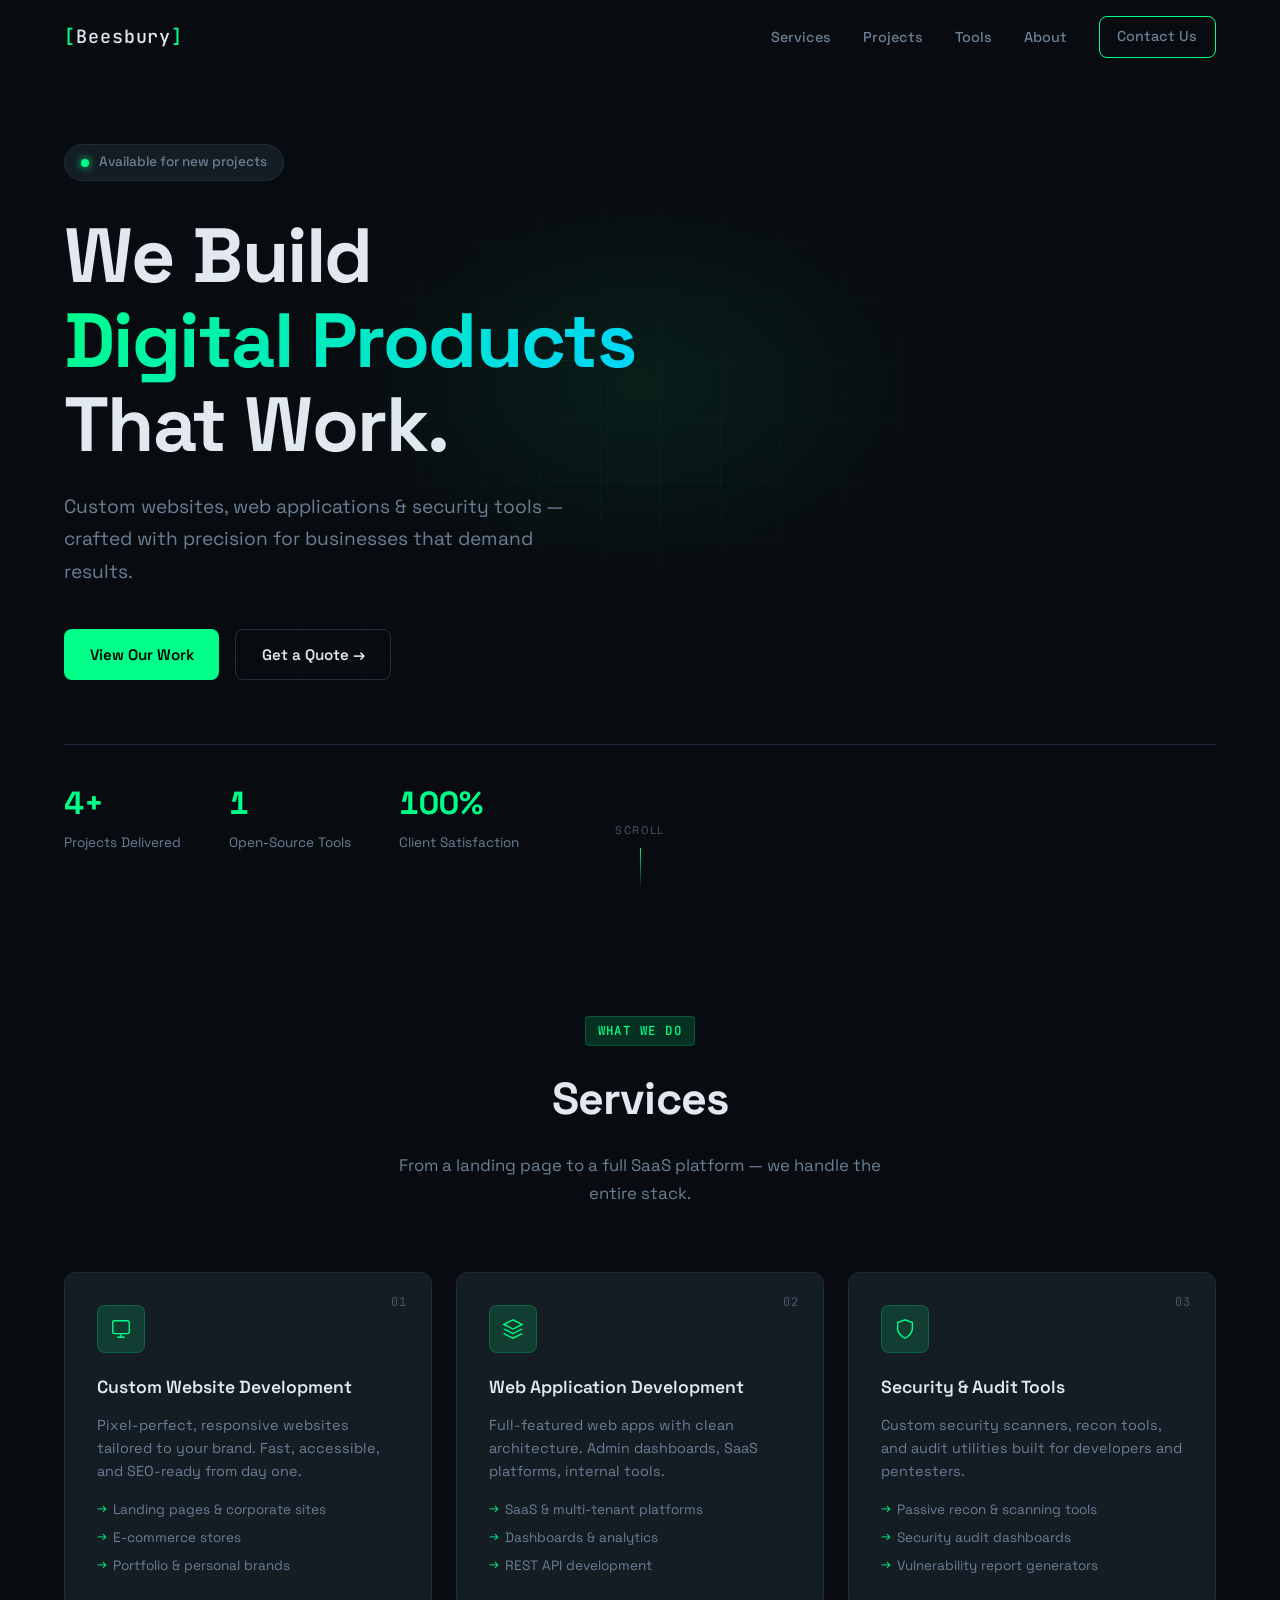
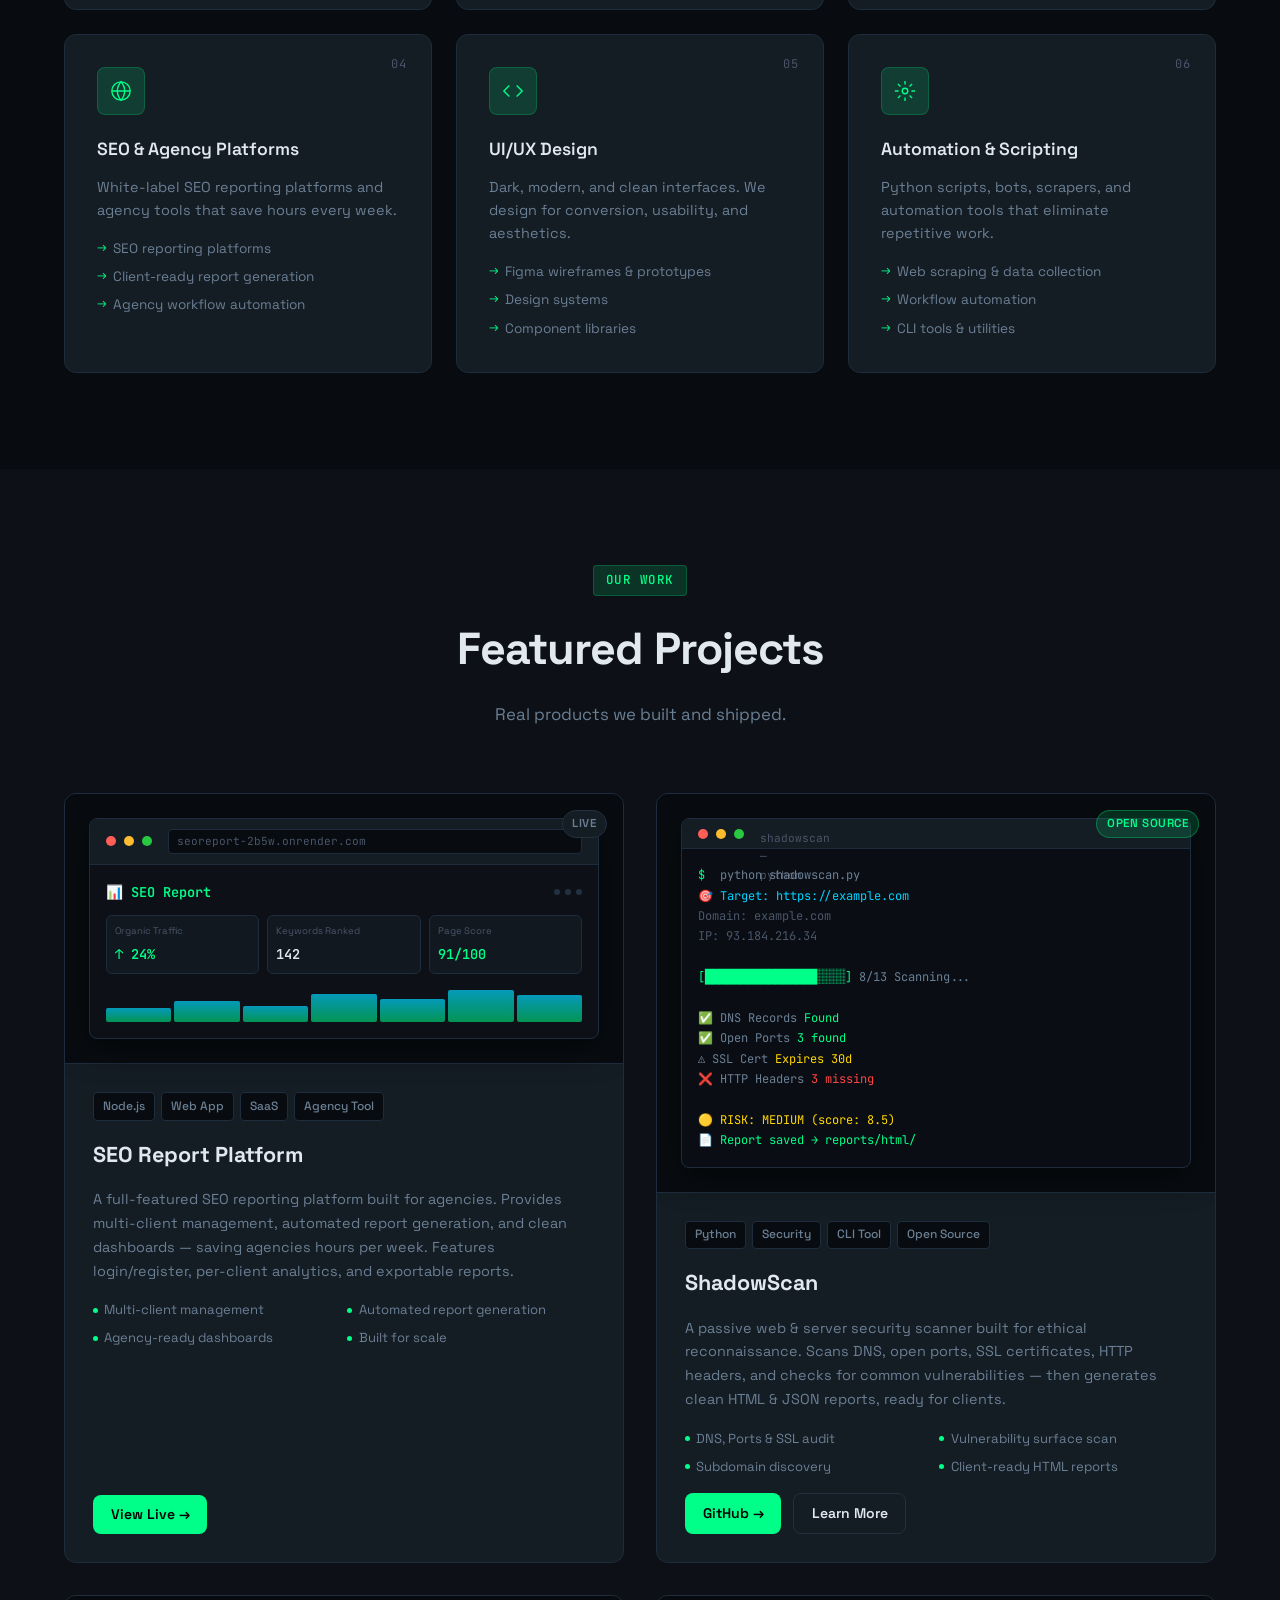
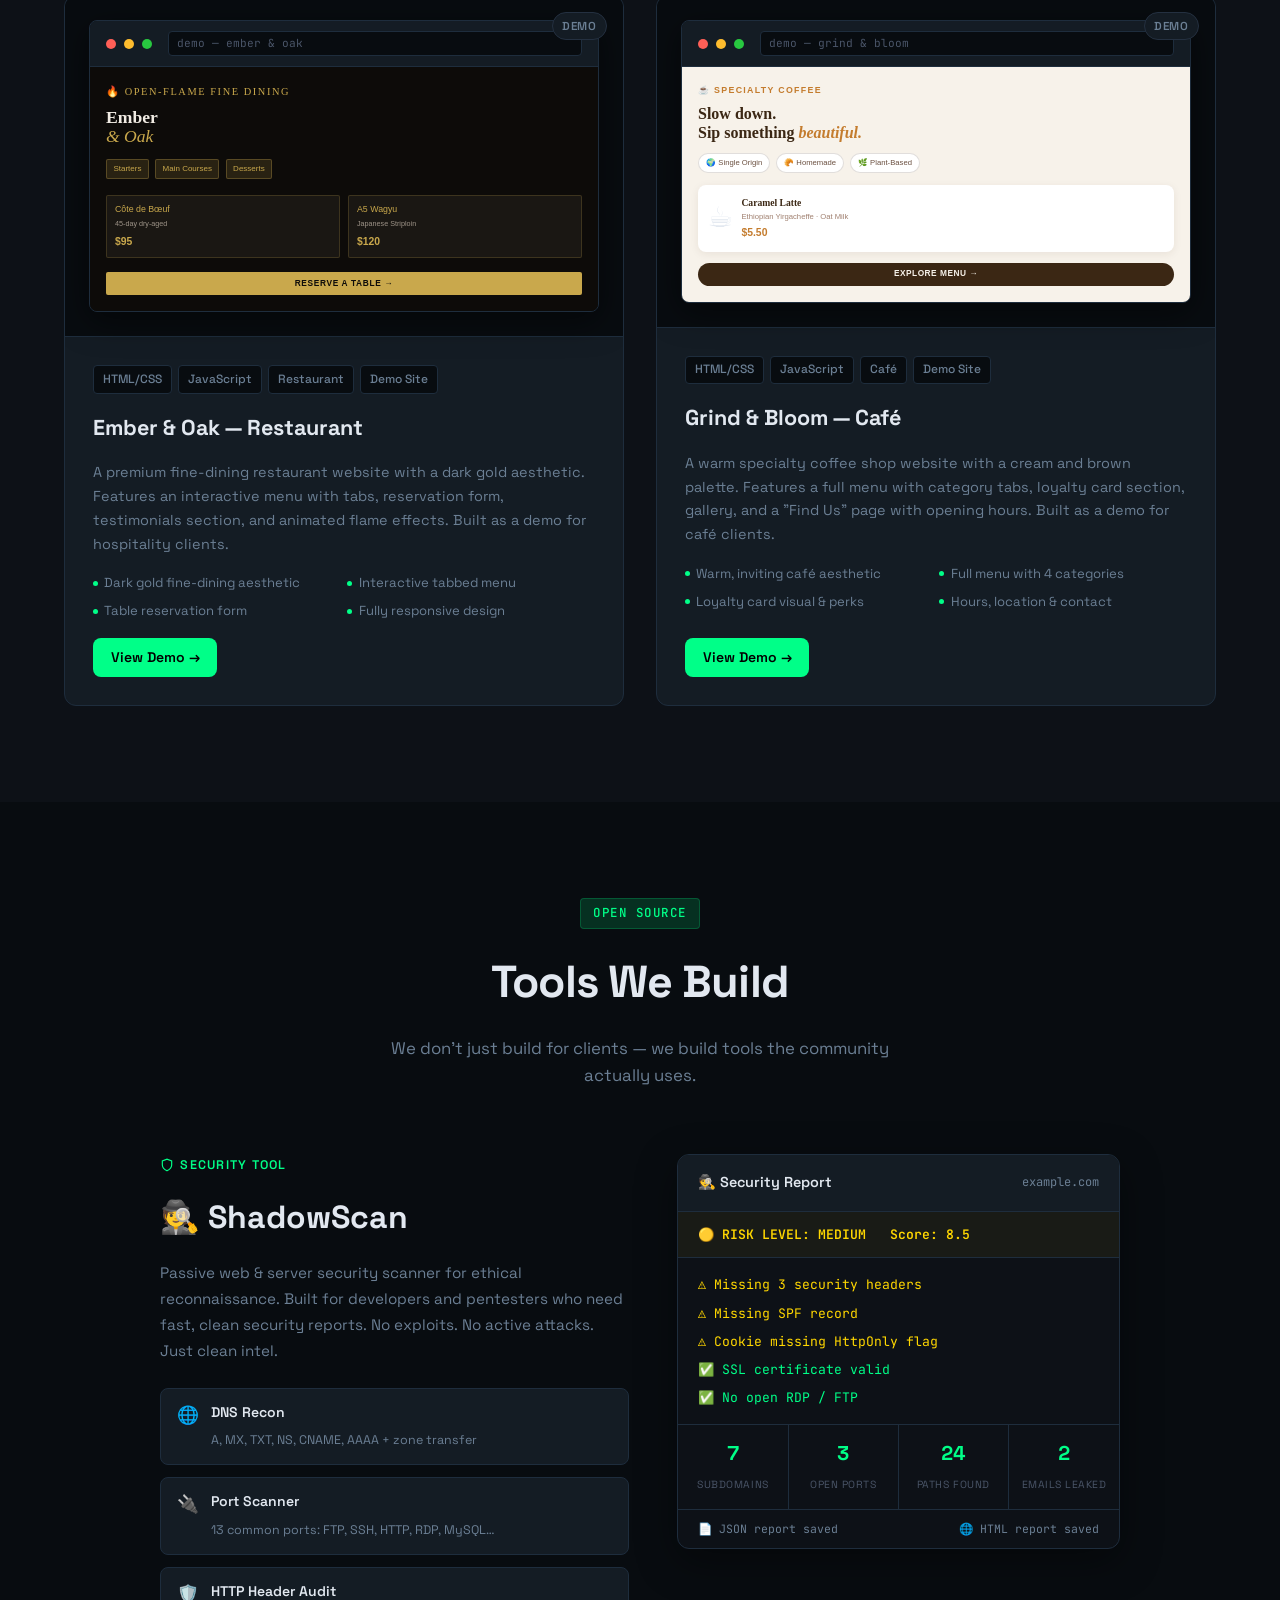
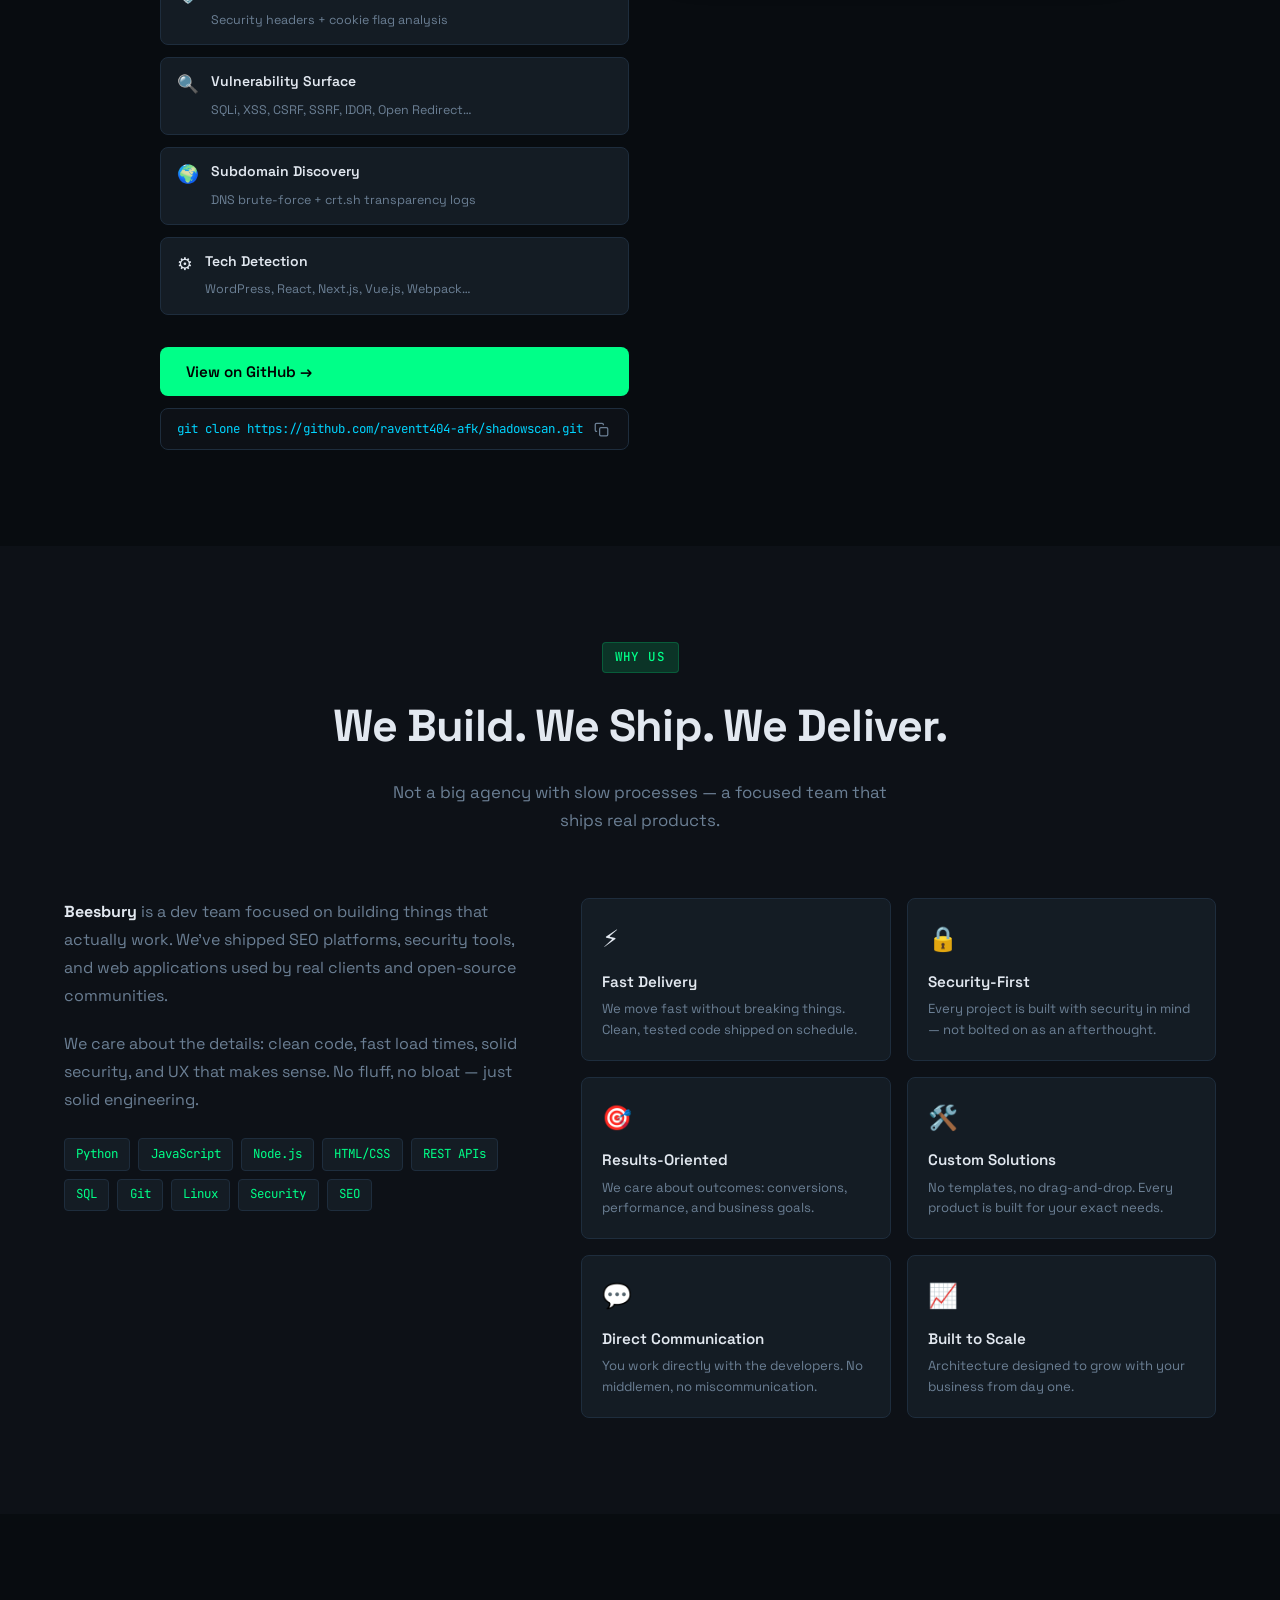
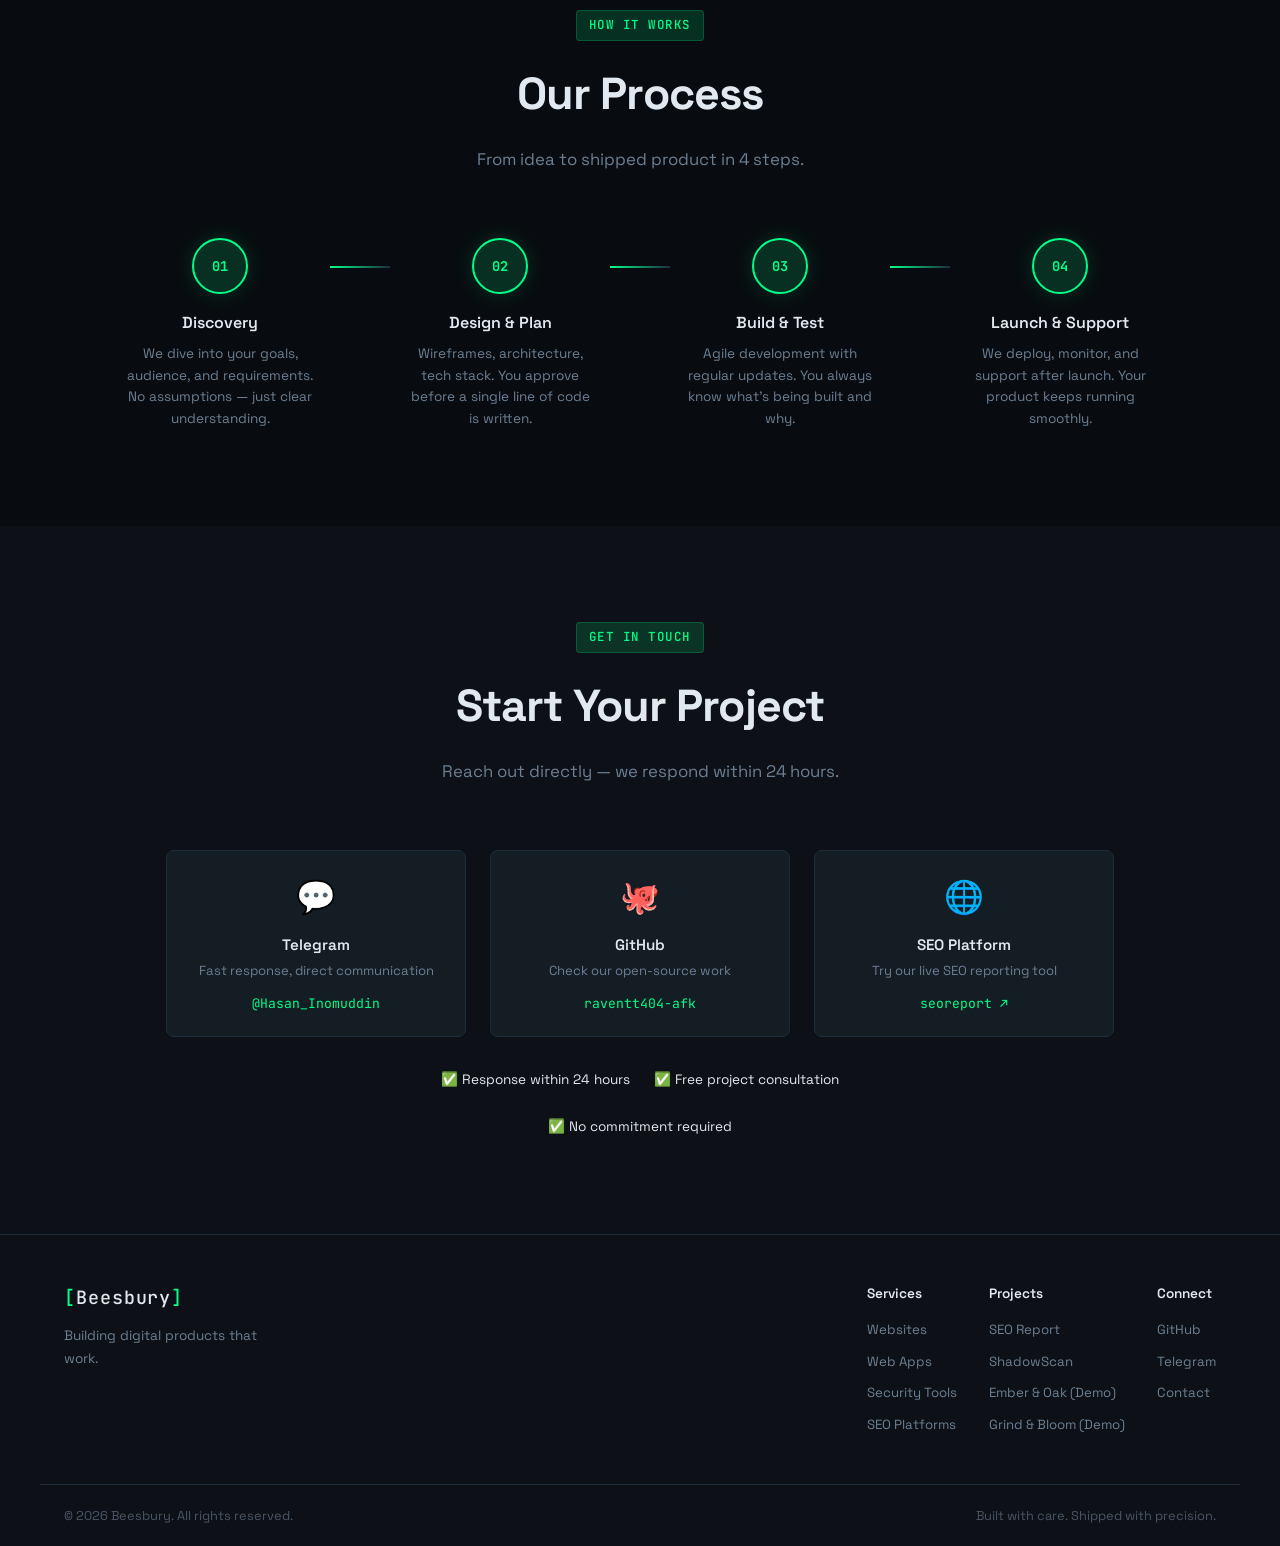
<file: index.html>
<!DOCTYPE html>
<html lang="en">
<head>
  <meta charset="UTF-8" />
  <meta name="viewport" content="width=device-width, initial-scale=1.0" />
  <title>Beesbury — Web Development & Security Tools</title>
  <meta name="description" content="We build modern websites, web applications, and security tools. Custom solutions for businesses and developers." />
  <link rel="preconnect" href="https://fonts.googleapis.com" />
  <link rel="preconnect" href="https://fonts.gstatic.com" crossorigin />
  <link href="https://fonts.googleapis.com/css2?family=Space+Grotesk:wght@300;400;500;600;700&family=JetBrains+Mono:wght@400;500&display=swap" rel="stylesheet" />
  <link rel="stylesheet" href="style.css" />
</head>
<body>

  <!-- ─── NAVIGATION ─────────────────────────────────────────── -->
  <nav class="nav" id="nav">
    <div class="nav__inner container">
      <a class="nav__logo" href="#home">
        <span class="logo-bracket">[</span>Beesbury<span class="logo-bracket">]</span>
      </a>
      <button class="nav__burger" id="burger" aria-label="Toggle menu" aria-expanded="false">
        <span></span><span></span><span></span>
      </button>
      <ul class="nav__links" id="navLinks">
        <li><a href="#services">Services</a></li>
        <li><a href="#projects">Projects</a></li>
        <li><a href="#tools">Tools</a></li>
        <li><a href="#about">About</a></li>
        <li><a href="#contact" class="btn btn--sm btn--outline">Contact Us</a></li>
      </ul>
    </div>
  </nav>

  <!-- ─── HERO ──────────────────────────────────────────────── -->
  <section class="hero" id="home">
    <div class="hero__grid-bg" aria-hidden="true"></div>
    <div class="hero__glow" aria-hidden="true"></div>
    <div class="container hero__inner">
      <div class="hero__badge">
        <span class="badge-dot"></span>
        Available for new projects
      </div>
      <h1 class="hero__title">
        We Build<br />
        <span class="gradient-text">Digital Products</span><br />
        That Work.
      </h1>
      <p class="hero__sub">
        Custom websites, web applications &amp; security tools —
        crafted with precision for businesses that demand results.
      </p>
      <div class="hero__actions">
        <a href="#projects" class="btn btn--primary">View Our Work</a>
        <a href="#contact" class="btn btn--ghost">Get a Quote →</a>
      </div>
      <div class="hero__stats">
        <div class="stat">
          <span class="stat__num">4+</span>
          <span class="stat__label">Projects Delivered</span>
        </div>
        <div class="stat">
          <span class="stat__num">1</span>
          <span class="stat__label">Open-Source Tools</span>
        </div>
        <div class="stat">
          <span class="stat__num">100%</span>
          <span class="stat__label">Client Satisfaction</span>
        </div>
      </div>
    </div>
    <div class="hero__scroll" aria-hidden="true">
      <span>scroll</span>
      <div class="scroll-line"></div>
    </div>
  </section>

  <!-- ─── SERVICES ──────────────────────────────────────────── -->
  <section class="section" id="services">
    <div class="container">
      <div class="section__header">
        <span class="section__tag">What We Do</span>
        <h2 class="section__title">Services</h2>
        <p class="section__desc">From a landing page to a full SaaS platform — we handle the entire stack.</p>
      </div>
      <div class="services__grid">

        <div class="service-card" data-index="01">
          <div class="service-card__icon">
            <svg viewBox="0 0 24 24" fill="none" stroke="currentColor" stroke-width="1.5"><rect x="3" y="3" width="18" height="14" rx="2"/><path d="M8 21h8M12 17v4"/></svg>
          </div>
          <h3>Custom Website Development</h3>
          <p>Pixel-perfect, responsive websites tailored to your brand. Fast, accessible, and SEO-ready from day one.</p>
          <ul class="service-card__list">
            <li>Landing pages &amp; corporate sites</li>
            <li>E-commerce stores</li>
            <li>Portfolio &amp; personal brands</li>
          </ul>
        </div>

        <div class="service-card" data-index="02">
          <div class="service-card__icon">
            <svg viewBox="0 0 24 24" fill="none" stroke="currentColor" stroke-width="1.5"><path d="M12 2L2 7l10 5 10-5-10-5z"/><path d="M2 17l10 5 10-5"/><path d="M2 12l10 5 10-5"/></svg>
          </div>
          <h3>Web Application Development</h3>
          <p>Full-featured web apps with clean architecture. Admin dashboards, SaaS platforms, internal tools.</p>
          <ul class="service-card__list">
            <li>SaaS &amp; multi-tenant platforms</li>
            <li>Dashboards &amp; analytics</li>
            <li>REST API development</li>
          </ul>
        </div>

        <div class="service-card" data-index="03">
          <div class="service-card__icon">
            <svg viewBox="0 0 24 24" fill="none" stroke="currentColor" stroke-width="1.5"><path d="M12 22s8-4 8-10V5l-8-3-8 3v7c0 6 8 10 8 10z"/></svg>
          </div>
          <h3>Security &amp; Audit Tools</h3>
          <p>Custom security scanners, recon tools, and audit utilities built for developers and pentesters.</p>
          <ul class="service-card__list">
            <li>Passive recon &amp; scanning tools</li>
            <li>Security audit dashboards</li>
            <li>Vulnerability report generators</li>
          </ul>
        </div>

        <div class="service-card" data-index="04">
          <div class="service-card__icon">
            <svg viewBox="0 0 24 24" fill="none" stroke="currentColor" stroke-width="1.5"><circle cx="12" cy="12" r="10"/><path d="M2 12h20M12 2a15.3 15.3 0 0 1 4 10 15.3 15.3 0 0 1-4 10 15.3 15.3 0 0 1-4-10 15.3 15.3 0 0 1 4-10z"/></svg>
          </div>
          <h3>SEO &amp; Agency Platforms</h3>
          <p>White-label SEO reporting platforms and agency tools that save hours every week.</p>
          <ul class="service-card__list">
            <li>SEO reporting platforms</li>
            <li>Client-ready report generation</li>
            <li>Agency workflow automation</li>
          </ul>
        </div>

        <div class="service-card" data-index="05">
          <div class="service-card__icon">
            <svg viewBox="0 0 24 24" fill="none" stroke="currentColor" stroke-width="1.5"><polyline points="16 18 22 12 16 6"/><polyline points="8 6 2 12 8 18"/></svg>
          </div>
          <h3>UI/UX Design</h3>
          <p>Dark, modern, and clean interfaces. We design for conversion, usability, and aesthetics.</p>
          <ul class="service-card__list">
            <li>Figma wireframes &amp; prototypes</li>
            <li>Design systems</li>
            <li>Component libraries</li>
          </ul>
        </div>

        <div class="service-card" data-index="06">
          <div class="service-card__icon">
            <svg viewBox="0 0 24 24" fill="none" stroke="currentColor" stroke-width="1.5"><circle cx="12" cy="12" r="3"/><path d="M12 1v4M12 19v4M4.22 4.22l2.83 2.83M16.95 16.95l2.83 2.83M1 12h4M19 12h4M4.22 19.78l2.83-2.83M16.95 7.05l2.83-2.83"/></svg>
          </div>
          <h3>Automation &amp; Scripting</h3>
          <p>Python scripts, bots, scrapers, and automation tools that eliminate repetitive work.</p>
          <ul class="service-card__list">
            <li>Web scraping &amp; data collection</li>
            <li>Workflow automation</li>
            <li>CLI tools &amp; utilities</li>
          </ul>
        </div>

      </div>
    </div>
  </section>

  <!-- ─── PROJECTS ──────────────────────────────────────────── -->
  <section class="section section--dark" id="projects">
    <div class="container">
      <div class="section__header">
        <span class="section__tag">Our Work</span>
        <h2 class="section__title">Featured Projects</h2>
        <p class="section__desc">Real products we built and shipped.</p>
      </div>
      <div class="projects__grid">

        <!-- Project 1: SEO Report -->
        <article class="project-card project-card--featured">
          <div class="project-card__image">
            <div class="browser-mockup" aria-hidden="true">
              <div class="browser-mockup__bar">
                <span></span><span></span><span></span>
                <div class="browser-mockup__url">seoreport-2b5w.onrender.com</div>
              </div>
              <div class="browser-mockup__screen">
                <div class="mock-screen seo-screen">
                  <div class="mock-header">
                    <div class="mock-logo">📊 SEO Report</div>
                    <div class="mock-nav-dots"><span></span><span></span><span></span></div>
                  </div>
                  <div class="mock-body">
                    <div class="mock-card">
                      <div class="mock-label">Organic Traffic</div>
                      <div class="mock-value green">↑ 24%</div>
                    </div>
                    <div class="mock-card">
                      <div class="mock-label">Keywords Ranked</div>
                      <div class="mock-value">142</div>
                    </div>
                    <div class="mock-card">
                      <div class="mock-label">Page Score</div>
                      <div class="mock-value green">91/100</div>
                    </div>
                    <div class="mock-chart">
                      <div class="mock-bar" style="height:40%"></div>
                      <div class="mock-bar" style="height:60%"></div>
                      <div class="mock-bar" style="height:45%"></div>
                      <div class="mock-bar" style="height:80%"></div>
                      <div class="mock-bar" style="height:65%"></div>
                      <div class="mock-bar" style="height:90%"></div>
                      <div class="mock-bar" style="height:75%"></div>
                    </div>
                  </div>
                </div>
              </div>
            </div>
            <div class="project-card__badge">Live</div>
          </div>
          <div class="project-card__content">
            <div class="project-card__tags">
              <span class="tag">Node.js</span>
              <span class="tag">Web App</span>
              <span class="tag">SaaS</span>
              <span class="tag">Agency Tool</span>
            </div>
            <h3 class="project-card__title">SEO Report Platform</h3>
            <p class="project-card__desc">
              A full-featured SEO reporting platform built for agencies. Provides multi-client management,
              automated report generation, and clean dashboards — saving agencies hours per week.
              Features login/register, per-client analytics, and exportable reports.
            </p>
            <div class="project-card__features">
              <div class="feature"><span class="feature-dot"></span>Multi-client management</div>
              <div class="feature"><span class="feature-dot"></span>Automated report generation</div>
              <div class="feature"><span class="feature-dot"></span>Agency-ready dashboards</div>
              <div class="feature"><span class="feature-dot"></span>Built for scale</div>
            </div>
            <div class="project-card__actions">
              <a href="https://seoreport-2b5w.onrender.com" target="_blank" rel="noopener noreferrer" class="btn btn--primary btn--sm">
                View Live →
              </a>
            </div>
          </div>
        </article>

        <!-- Project 2: ShadowScan -->
        <article class="project-card project-card--featured">
          <div class="project-card__image">
            <div class="terminal-mockup" aria-hidden="true">
              <div class="terminal-mockup__bar">
                <span></span><span></span><span></span>
                <span class="terminal-title">shadowscan — python</span>
              </div>
              <div class="terminal-mockup__screen">
                <div class="term-line"><span class="term-prompt">$</span> python shadowscan.py</div>
                <div class="term-line term-cyan">🎯 Target: https://example.com</div>
                <div class="term-line term-dim">   Domain:  example.com</div>
                <div class="term-line term-dim">   IP:      93.184.216.34</div>
                <div class="term-line">&nbsp;</div>
                <div class="term-line term-progress">
                  <span class="term-green">[████████████████░░░░]</span> 8/13 Scanning...
                </div>
                <div class="term-line">&nbsp;</div>
                <div class="term-line">✅ DNS Records    <span class="term-green">Found</span></div>
                <div class="term-line">✅ Open Ports     <span class="term-green">3 found</span></div>
                <div class="term-line">⚠️  SSL Cert      <span class="term-yellow">Expires 30d</span></div>
                <div class="term-line">❌ HTTP Headers   <span class="term-red">3 missing</span></div>
                <div class="term-line">&nbsp;</div>
                <div class="term-line term-yellow">🟡 RISK: MEDIUM (score: 8.5)</div>
                <div class="term-line term-green">📄 Report saved → reports/html/</div>
              </div>
            </div>
            <div class="project-card__badge project-card__badge--green">Open Source</div>
          </div>
          <div class="project-card__content">
            <div class="project-card__tags">
              <span class="tag">Python</span>
              <span class="tag">Security</span>
              <span class="tag">CLI Tool</span>
              <span class="tag">Open Source</span>
            </div>
            <h3 class="project-card__title">ShadowScan</h3>
            <p class="project-card__desc">
              A passive web &amp; server security scanner built for ethical reconnaissance.
              Scans DNS, open ports, SSL certificates, HTTP headers, and checks for common
              vulnerabilities — then generates clean HTML &amp; JSON reports, ready for clients.
            </p>
            <div class="project-card__features">
              <div class="feature"><span class="feature-dot"></span>DNS, Ports &amp; SSL audit</div>
              <div class="feature"><span class="feature-dot"></span>Vulnerability surface scan</div>
              <div class="feature"><span class="feature-dot"></span>Subdomain discovery</div>
              <div class="feature"><span class="feature-dot"></span>Client-ready HTML reports</div>
            </div>
            <div class="project-card__actions">
              <a href="https://github.com/raventt404-afk/shadowscan" target="_blank" rel="noopener noreferrer" class="btn btn--primary btn--sm">
                GitHub →
              </a>
              <a href="#tools" class="btn btn--ghost btn--sm">Learn More</a>
            </div>
          </div>
        </article>


        <!-- Project 3: Ember & Oak Restaurant -->
        <article class="project-card project-card--featured">
          <div class="project-card__image">
            <div class="browser-mockup" aria-hidden="true">
              <div class="browser-mockup__bar">
                <span></span><span></span><span></span>
                <div class="browser-mockup__url">demo — ember &amp; oak</div>
              </div>
              <div class="browser-mockup__screen">
                <div class="mock-screen" style="background:#0d0b09; padding:1rem; display:flex; flex-direction:column; gap:0.5rem; font-family:serif;">
                  <div style="color:#c9a84c; font-size:0.65rem; letter-spacing:0.15em; text-transform:uppercase;">🔥 Open-Flame Fine Dining</div>
                  <div style="color:#f0ebe3; font-size:1.1rem; font-weight:700; line-height:1.1;">Ember<br/><em style="color:#c9a84c; font-weight:400;">& Oak</em></div>
                  <div style="display:flex; gap:0.4rem; flex-wrap:wrap; margin-top:0.25rem;">
                    <span style="background:rgba(201,168,76,0.15); border:1px solid rgba(201,168,76,0.3); color:#c9a84c; font-size:0.5rem; padding:0.15rem 0.4rem; border-radius:2px; font-family:sans-serif;">Starters</span>
                    <span style="background:rgba(201,168,76,0.15); border:1px solid rgba(201,168,76,0.3); color:#c9a84c; font-size:0.5rem; padding:0.15rem 0.4rem; border-radius:2px; font-family:sans-serif;">Main Courses</span>
                    <span style="background:rgba(201,168,76,0.15); border:1px solid rgba(201,168,76,0.3); color:#c9a84c; font-size:0.5rem; padding:0.15rem 0.4rem; border-radius:2px; font-family:sans-serif;">Desserts</span>
                  </div>
                  <div style="margin-top:0.5rem; display:flex; gap:0.5rem;">
                    <div style="background:#1a1713; border:1px solid rgba(201,168,76,0.2); padding:0.4rem 0.5rem; border-radius:2px; flex:1;">
                      <div style="color:#c9a84c; font-size:0.55rem; font-family:sans-serif;">Côte de Bœuf</div>
                      <div style="color:#9e9488; font-size:0.45rem; font-family:sans-serif; margin-top:0.1rem;">45-day dry-aged</div>
                      <div style="color:#c9a84c; font-size:0.65rem; font-weight:700; margin-top:0.2rem; font-family:sans-serif;">$95</div>
                    </div>
                    <div style="background:#1a1713; border:1px solid rgba(201,168,76,0.2); padding:0.4rem 0.5rem; border-radius:2px; flex:1;">
                      <div style="color:#c9a84c; font-size:0.55rem; font-family:sans-serif;">A5 Wagyu</div>
                      <div style="color:#9e9488; font-size:0.45rem; font-family:sans-serif; margin-top:0.1rem;">Japanese Striploin</div>
                      <div style="color:#c9a84c; font-size:0.65rem; font-weight:700; margin-top:0.2rem; font-family:sans-serif;">$120</div>
                    </div>
                  </div>
                  <div style="margin-top:0.4rem; background:#c9a84c; color:#0d0b09; font-size:0.52rem; font-weight:700; font-family:sans-serif; text-align:center; padding:0.3rem; border-radius:2px; letter-spacing:0.08em;">RESERVE A TABLE →</div>
                </div>
              </div>
            </div>
            <div class="project-card__badge">Demo</div>
          </div>
          <div class="project-card__content">
            <div class="project-card__tags">
              <span class="tag">HTML/CSS</span>
              <span class="tag">JavaScript</span>
              <span class="tag">Restaurant</span>
              <span class="tag">Demo Site</span>
            </div>
            <h3 class="project-card__title">Ember &amp; Oak — Restaurant</h3>
            <p class="project-card__desc">
              A premium fine-dining restaurant website with a dark gold aesthetic.
              Features an interactive menu with tabs, reservation form, testimonials section,
              and animated flame effects. Built as a demo for hospitality clients.
            </p>
            <div class="project-card__features">
              <div class="feature"><span class="feature-dot"></span>Dark gold fine-dining aesthetic</div>
              <div class="feature"><span class="feature-dot"></span>Interactive tabbed menu</div>
              <div class="feature"><span class="feature-dot"></span>Table reservation form</div>
              <div class="feature"><span class="feature-dot"></span>Fully responsive design</div>
            </div>
            <div class="project-card__actions">
              <a href="demos/restaurant/index.html" target="_blank" rel="noopener noreferrer" class="btn btn--primary btn--sm">
                View Demo →
              </a>
            </div>
          </div>
        </article>

        <!-- Project 4: Grind & Bloom Cafe -->
        <article class="project-card project-card--featured">
          <div class="project-card__image">
            <div class="browser-mockup" aria-hidden="true">
              <div class="browser-mockup__bar">
                <span></span><span></span><span></span>
                <div class="browser-mockup__url">demo — grind &amp; bloom</div>
              </div>
              <div class="browser-mockup__screen">
                <div class="mock-screen" style="background:#f7f2ea; padding:1rem; display:flex; flex-direction:column; gap:0.5rem;">
                  <div style="color:#c47c2e; font-size:0.55rem; font-weight:700; letter-spacing:0.15em; text-transform:uppercase; font-family:sans-serif;">☕ Specialty Coffee</div>
                  <div style="color:#3b2714; font-size:1rem; font-weight:700; line-height:1.15; font-family:serif;">Slow down.<br/>Sip something <em style="color:#c47c2e;">beautiful.</em></div>
                  <div style="display:flex; gap:0.35rem; flex-wrap:wrap; margin-top:0.2rem;">
                    <span style="background:white; border:1px solid rgba(59,39,20,0.15); color:#6b5040; font-size:0.48rem; padding:0.15rem 0.45rem; border-radius:50px; font-family:sans-serif;">🌍 Single Origin</span>
                    <span style="background:white; border:1px solid rgba(59,39,20,0.15); color:#6b5040; font-size:0.48rem; padding:0.15rem 0.45rem; border-radius:50px; font-family:sans-serif;">🥐 Homemade</span>
                    <span style="background:white; border:1px solid rgba(59,39,20,0.15); color:#6b5040; font-size:0.48rem; padding:0.15rem 0.45rem; border-radius:50px; font-family:sans-serif;">🌿 Plant-Based</span>
                  </div>
                  <div style="background:white; border-radius:8px; padding:0.6rem; display:flex; align-items:center; gap:0.5rem; margin-top:0.25rem; box-shadow:0 2px 8px rgba(59,39,20,0.08);">
                    <span style="font-size:1.8rem;">☕</span>
                    <div>
                      <div style="color:#3b2714; font-size:0.6rem; font-weight:700; font-family:serif;">Caramel Latte</div>
                      <div style="color:#a08070; font-size:0.48rem; font-family:sans-serif;">Ethiopian Yirgacheffe · Oat Milk</div>
                      <div style="color:#c47c2e; font-size:0.65rem; font-weight:700; font-family:sans-serif;">$5.50</div>
                    </div>
                  </div>
                  <div style="margin-top:0.2rem; background:#3b2714; color:#f7f2ea; font-size:0.52rem; font-weight:700; font-family:sans-serif; text-align:center; padding:0.3rem; border-radius:50px; letter-spacing:0.06em;">EXPLORE MENU →</div>
                </div>
              </div>
            </div>
            <div class="project-card__badge">Demo</div>
          </div>
          <div class="project-card__content">
            <div class="project-card__tags">
              <span class="tag">HTML/CSS</span>
              <span class="tag">JavaScript</span>
              <span class="tag">Café</span>
              <span class="tag">Demo Site</span>
            </div>
            <h3 class="project-card__title">Grind &amp; Bloom — Café</h3>
            <p class="project-card__desc">
              A warm specialty coffee shop website with a cream and brown palette.
              Features a full menu with category tabs, loyalty card section, gallery,
              and a "Find Us" page with opening hours. Built as a demo for café clients.
            </p>
            <div class="project-card__features">
              <div class="feature"><span class="feature-dot"></span>Warm, inviting café aesthetic</div>
              <div class="feature"><span class="feature-dot"></span>Full menu with 4 categories</div>
              <div class="feature"><span class="feature-dot"></span>Loyalty card visual &amp; perks</div>
              <div class="feature"><span class="feature-dot"></span>Hours, location &amp; contact</div>
            </div>
            <div class="project-card__actions">
              <a href="demos/cafe/index.html" target="_blank" rel="noopener noreferrer" class="btn btn--primary btn--sm">
                View Demo →
              </a>
            </div>
          </div>
        </article>

      </div>
    </div>
  </section>

  <!-- ─── TOOLS SHOWCASE ────────────────────────────────────── -->
  <section class="section" id="tools">
    <div class="container">
      <div class="section__header">
        <span class="section__tag">Open Source</span>
        <h2 class="section__title">Tools We Build</h2>
        <p class="section__desc">We don't just build for clients — we build tools the community actually uses.</p>
      </div>
      <div class="tools__wrapper">
        <div class="tool-feature">
          <div class="tool-feature__info">
            <div class="tool-feature__tag">
              <svg viewBox="0 0 24 24" fill="none" stroke="currentColor" stroke-width="2"><path d="M12 22s8-4 8-10V5l-8-3-8 3v7c0 6 8 10 8 10z"/></svg>
              Security Tool
            </div>
            <h3 class="tool-feature__title">🕵️ ShadowScan</h3>
            <p class="tool-feature__desc">
              Passive web &amp; server security scanner for ethical reconnaissance. Built for developers and
              pentesters who need fast, clean security reports. No exploits. No active attacks. Just clean intel.
            </p>
            <div class="tool-feature__modules">
              <div class="module-item">
                <span class="module-icon">🌐</span>
                <div>
                  <strong>DNS Recon</strong>
                  <small>A, MX, TXT, NS, CNAME, AAAA + zone transfer</small>
                </div>
              </div>
              <div class="module-item">
                <span class="module-icon">🔌</span>
                <div>
                  <strong>Port Scanner</strong>
                  <small>13 common ports: FTP, SSH, HTTP, RDP, MySQL…</small>
                </div>
              </div>
              <div class="module-item">
                <span class="module-icon">🛡️</span>
                <div>
                  <strong>HTTP Header Audit</strong>
                  <small>Security headers + cookie flag analysis</small>
                </div>
              </div>
              <div class="module-item">
                <span class="module-icon">🔍</span>
                <div>
                  <strong>Vulnerability Surface</strong>
                  <small>SQLi, XSS, CSRF, SSRF, IDOR, Open Redirect…</small>
                </div>
              </div>
              <div class="module-item">
                <span class="module-icon">🌍</span>
                <div>
                  <strong>Subdomain Discovery</strong>
                  <small>DNS brute-force + crt.sh transparency logs</small>
                </div>
              </div>
              <div class="module-item">
                <span class="module-icon">⚙️</span>
                <div>
                  <strong>Tech Detection</strong>
                  <small>WordPress, React, Next.js, Vue.js, Webpack…</small>
                </div>
              </div>
            </div>
            <div class="tool-feature__actions">
              <a href="https://github.com/raventt404-afk/shadowscan" target="_blank" rel="noopener noreferrer" class="btn btn--primary">
                View on GitHub →
              </a>
              <div class="tool-feature__install">
                <code>git clone https://github.com/raventt404-afk/shadowscan.git</code>
                <button class="copy-btn" data-copy="git clone https://github.com/raventt404-afk/shadowscan.git" aria-label="Copy command">
                  <svg viewBox="0 0 24 24" fill="none" stroke="currentColor" stroke-width="2"><rect x="9" y="9" width="13" height="13" rx="2"/><path d="M5 15H4a2 2 0 0 1-2-2V4a2 2 0 0 1 2-2h9a2 2 0 0 1 2 2v1"/></svg>
                </button>
              </div>
            </div>
          </div>
          <div class="tool-feature__visual">
            <div class="report-preview">
              <div class="report-preview__header">
                <span class="rp-title">🕵️ Security Report</span>
                <span class="rp-target">example.com</span>
              </div>
              <div class="report-preview__risk risk--medium">
                🟡 RISK LEVEL: MEDIUM &nbsp; Score: 8.5
              </div>
              <div class="report-preview__findings">
                <div class="finding finding--warn">⚠️ Missing 3 security headers</div>
                <div class="finding finding--warn">⚠️ Missing SPF record</div>
                <div class="finding finding--warn">⚠️ Cookie missing HttpOnly flag</div>
                <div class="finding finding--ok">✅ SSL certificate valid</div>
                <div class="finding finding--ok">✅ No open RDP / FTP</div>
              </div>
              <div class="report-preview__summary">
                <div class="rp-stat"><strong>7</strong><small>Subdomains</small></div>
                <div class="rp-stat"><strong>3</strong><small>Open ports</small></div>
                <div class="rp-stat"><strong>24</strong><small>Paths found</small></div>
                <div class="rp-stat"><strong>2</strong><small>Emails leaked</small></div>
              </div>
              <div class="report-preview__footer">
                <span>📄 JSON report saved</span>
                <span>🌐 HTML report saved</span>
              </div>
            </div>
          </div>
        </div>
      </div>
    </div>
  </section>

  <!-- ─── ABOUT / WHY US ────────────────────────────────────── -->
  <section class="section section--dark" id="about">
    <div class="container">
      <div class="section__header">
        <span class="section__tag">Why Us</span>
        <h2 class="section__title">We Build. We Ship. We Deliver.</h2>
        <p class="section__desc">Not a big agency with slow processes — a focused team that ships real products.</p>
      </div>
      <div class="about__grid">
        <div class="about__text">
          <p>
            <strong>Beesbury</strong> is a dev team focused on building things that actually work.
            We've shipped SEO platforms, security tools, and web applications used by real clients
            and open-source communities.
          </p>
          <p>
            We care about the details: clean code, fast load times, solid security, and UX that
            makes sense. No fluff, no bloat — just solid engineering.
          </p>
          <div class="about__tech-stack">
            <span class="tech-tag">Python</span>
            <span class="tech-tag">JavaScript</span>
            <span class="tech-tag">Node.js</span>
            <span class="tech-tag">HTML/CSS</span>
            <span class="tech-tag">REST APIs</span>
            <span class="tech-tag">SQL</span>
            <span class="tech-tag">Git</span>
            <span class="tech-tag">Linux</span>
            <span class="tech-tag">Security</span>
            <span class="tech-tag">SEO</span>
          </div>
        </div>
        <div class="why-grid">
          <div class="why-card">
            <div class="why-card__icon">⚡</div>
            <h4>Fast Delivery</h4>
            <p>We move fast without breaking things. Clean, tested code shipped on schedule.</p>
          </div>
          <div class="why-card">
            <div class="why-card__icon">🔒</div>
            <h4>Security-First</h4>
            <p>Every project is built with security in mind — not bolted on as an afterthought.</p>
          </div>
          <div class="why-card">
            <div class="why-card__icon">🎯</div>
            <h4>Results-Oriented</h4>
            <p>We care about outcomes: conversions, performance, and business goals.</p>
          </div>
          <div class="why-card">
            <div class="why-card__icon">🛠️</div>
            <h4>Custom Solutions</h4>
            <p>No templates, no drag-and-drop. Every product is built for your exact needs.</p>
          </div>
          <div class="why-card">
            <div class="why-card__icon">💬</div>
            <h4>Direct Communication</h4>
            <p>You work directly with the developers. No middlemen, no miscommunication.</p>
          </div>
          <div class="why-card">
            <div class="why-card__icon">📈</div>
            <h4>Built to Scale</h4>
            <p>Architecture designed to grow with your business from day one.</p>
          </div>
        </div>
      </div>
    </div>
  </section>

  <!-- ─── PROCESS ────────────────────────────────────────────── -->
  <section class="section" id="process">
    <div class="container">
      <div class="section__header">
        <span class="section__tag">How It Works</span>
        <h2 class="section__title">Our Process</h2>
        <p class="section__desc">From idea to shipped product in 4 steps.</p>
      </div>
      <div class="process__steps">
        <div class="process-step">
          <div class="process-step__num">01</div>
          <div class="process-step__content">
            <h4>Discovery</h4>
            <p>We dive into your goals, audience, and requirements. No assumptions — just clear understanding.</p>
          </div>
        </div>
        <div class="process-step__connector" aria-hidden="true"></div>
        <div class="process-step">
          <div class="process-step__num">02</div>
          <div class="process-step__content">
            <h4>Design &amp; Plan</h4>
            <p>Wireframes, architecture, tech stack. You approve before a single line of code is written.</p>
          </div>
        </div>
        <div class="process-step__connector" aria-hidden="true"></div>
        <div class="process-step">
          <div class="process-step__num">03</div>
          <div class="process-step__content">
            <h4>Build &amp; Test</h4>
            <p>Agile development with regular updates. You always know what's being built and why.</p>
          </div>
        </div>
        <div class="process-step__connector" aria-hidden="true"></div>
        <div class="process-step">
          <div class="process-step__num">04</div>
          <div class="process-step__content">
            <h4>Launch &amp; Support</h4>
            <p>We deploy, monitor, and support after launch. Your product keeps running smoothly.</p>
          </div>
        </div>
      </div>
    </div>
  </section>

  <!-- ─── CONTACT ────────────────────────────────────────────── -->
  <section class="section section--dark" id="contact">
    <div class="container">
      <div class="section__header">
        <span class="section__tag">Get In Touch</span>
        <h2 class="section__title">Start Your Project</h2>
        <p class="section__desc">Reach out directly — we respond within 24 hours.</p>
      </div>
      <div class="contact__info contact__info--centered">
        <div class="contact-info-card">
          <div class="contact-info-card__icon">💬</div>
          <h4>Telegram</h4>
          <p>Fast response, direct communication</p>
          <a href="https://t.me/hasan_inomuddin" target="_blank" rel="noopener noreferrer" class="contact-link">@Hasan_Inomuddin</a>
        </div>
        <div class="contact-info-card">
          <div class="contact-info-card__icon">🐙</div>
          <h4>GitHub</h4>
          <p>Check our open-source work</p>
          <a href="https://github.com/raventt404-afk" target="_blank" rel="noopener noreferrer" class="contact-link">raventt404-afk</a>
        </div>
        <div class="contact-info-card">
          <div class="contact-info-card__icon">🌐</div>
          <h4>SEO Platform</h4>
          <p>Try our live SEO reporting tool</p>
          <a href="https://seoreport-2b5w.onrender.com" target="_blank" rel="noopener noreferrer" class="contact-link">seoreport ↗</a>
        </div>
      </div>
      <div class="contact__guarantee contact__guarantee--centered">
        <div class="guarantee-item">✅ Response within 24 hours</div>
        <div class="guarantee-item">✅ Free project consultation</div>
        <div class="guarantee-item">✅ No commitment required</div>
      </div>
    </div>
  </section>

  <!-- ─── FOOTER ─────────────────────────────────────────────── -->
  <footer class="footer">
    <div class="container footer__inner">
      <div class="footer__brand">
        <a class="nav__logo" href="#home">
          <span class="logo-bracket">[</span>Beesbury<span class="logo-bracket">]</span>
        </a>
        <p>Building digital products that work.</p>
      </div>
      <div class="footer__links">
        <div class="footer__col">
          <strong>Services</strong>
          <a href="#services">Websites</a>
          <a href="#services">Web Apps</a>
          <a href="#services">Security Tools</a>
          <a href="#services">SEO Platforms</a>
        </div>
        <div class="footer__col">
          <strong>Projects</strong>
          <a href="https://seoreport-2b5w.onrender.com" target="_blank" rel="noopener noreferrer">SEO Report</a>
          <a href="https://github.com/raventt404-afk/shadowscan" target="_blank" rel="noopener noreferrer">ShadowScan</a>
          <a href="demos/restaurant/index.html" target="_blank" rel="noopener noreferrer">Ember &amp; Oak (Demo)</a>
          <a href="demos/cafe/index.html" target="_blank" rel="noopener noreferrer">Grind &amp; Bloom (Demo)</a>
        </div>
        <div class="footer__col">
          <strong>Connect</strong>
          <a href="https://github.com/raventt404-afk" target="_blank" rel="noopener noreferrer">GitHub</a>
          <a href="https://t.me/raventt404" target="_blank" rel="noopener noreferrer">Telegram</a>
          <a href="#contact">Contact</a>
        </div>
      </div>
    </div>
    <div class="footer__bottom container">
      <span>© 2026 Beesbury. All rights reserved.</span>
      <span>Built with care. Shipped with precision.</span>
    </div>
  </footer>

  <script src="app.js"></script>
</body>
</html>
</file>
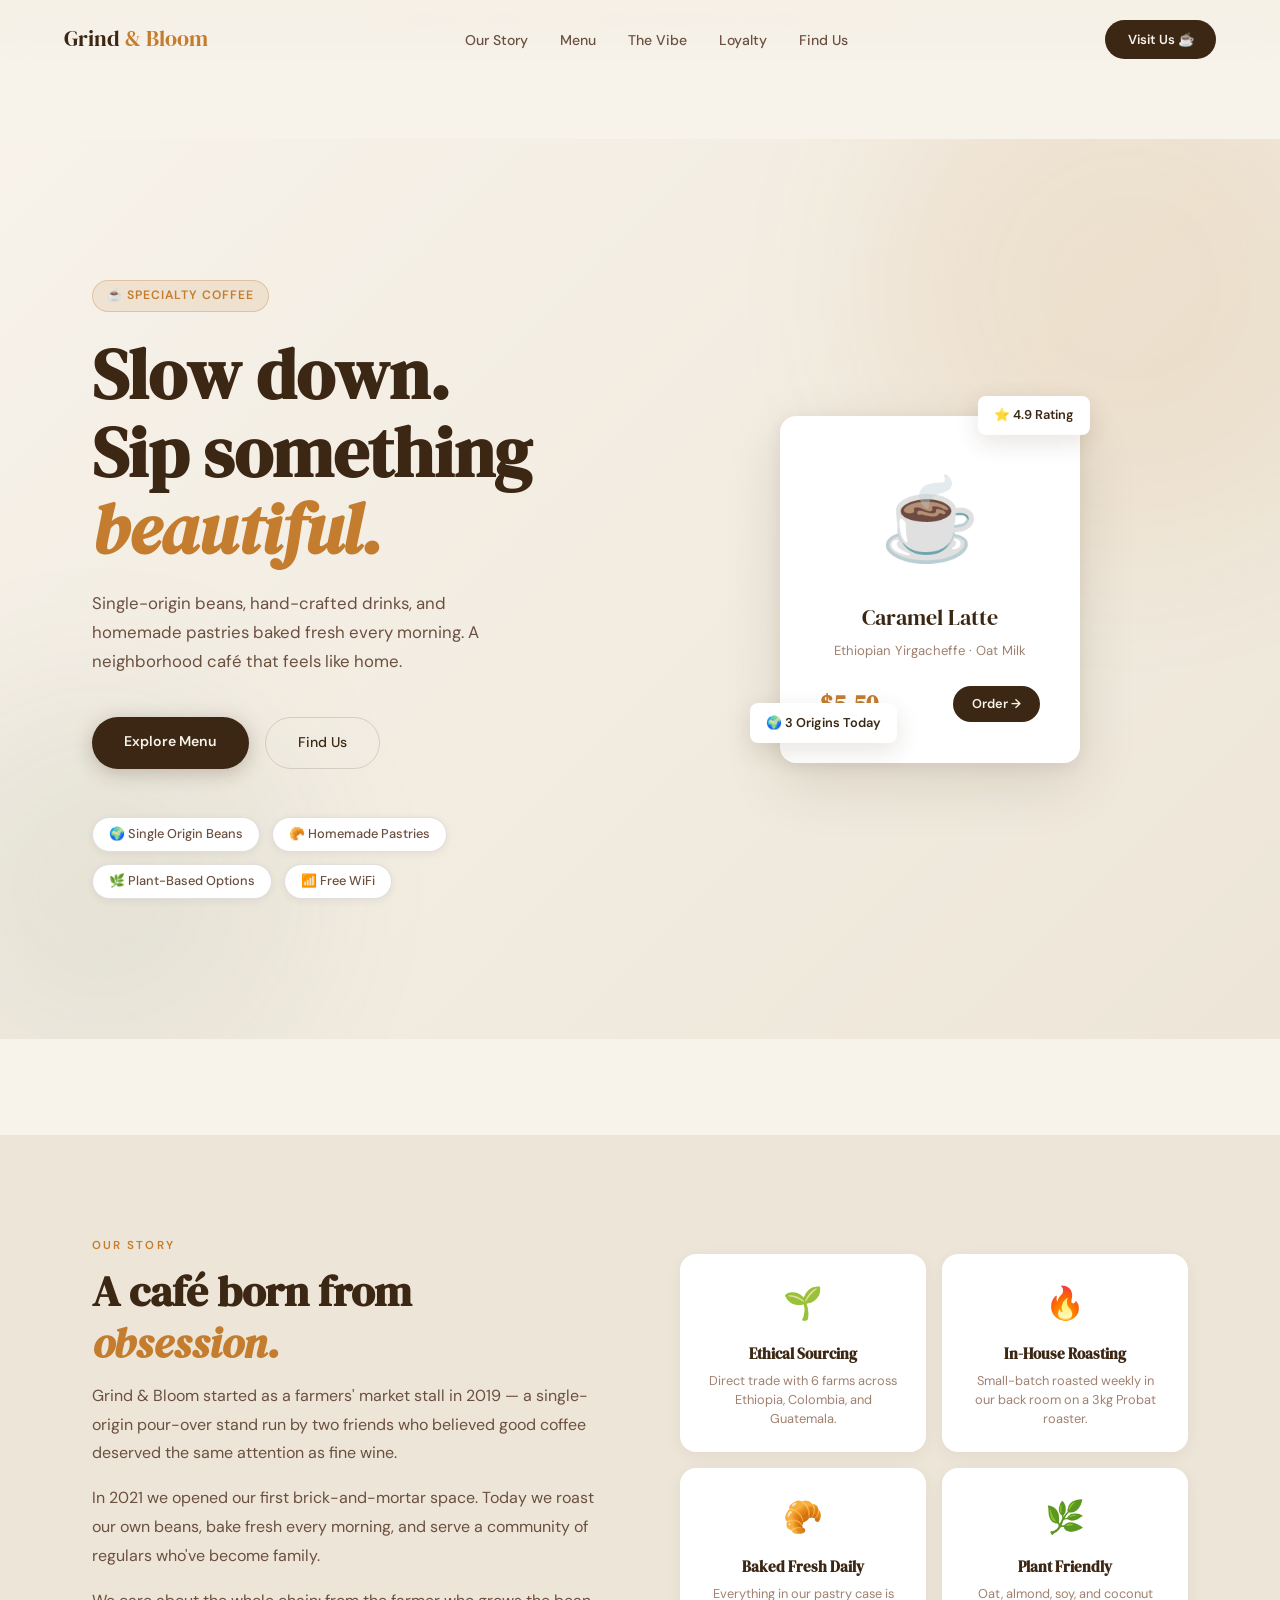
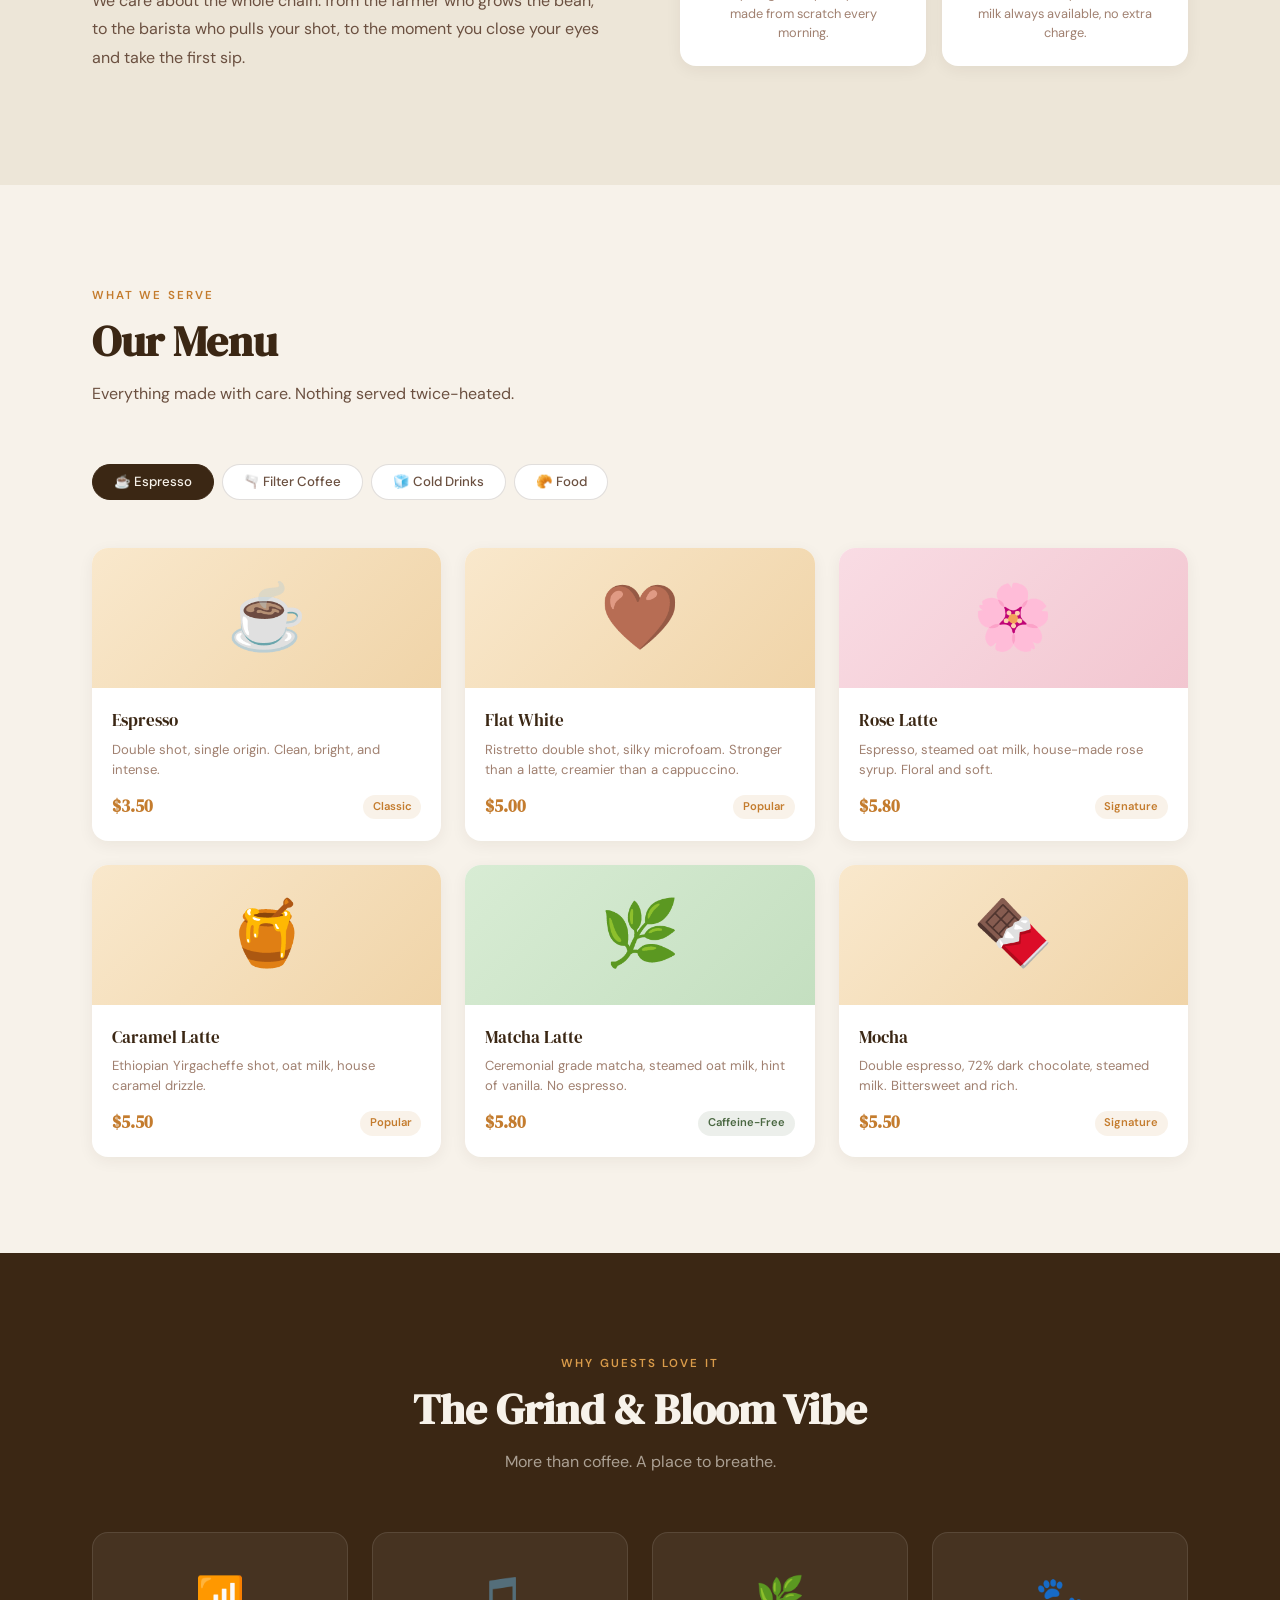
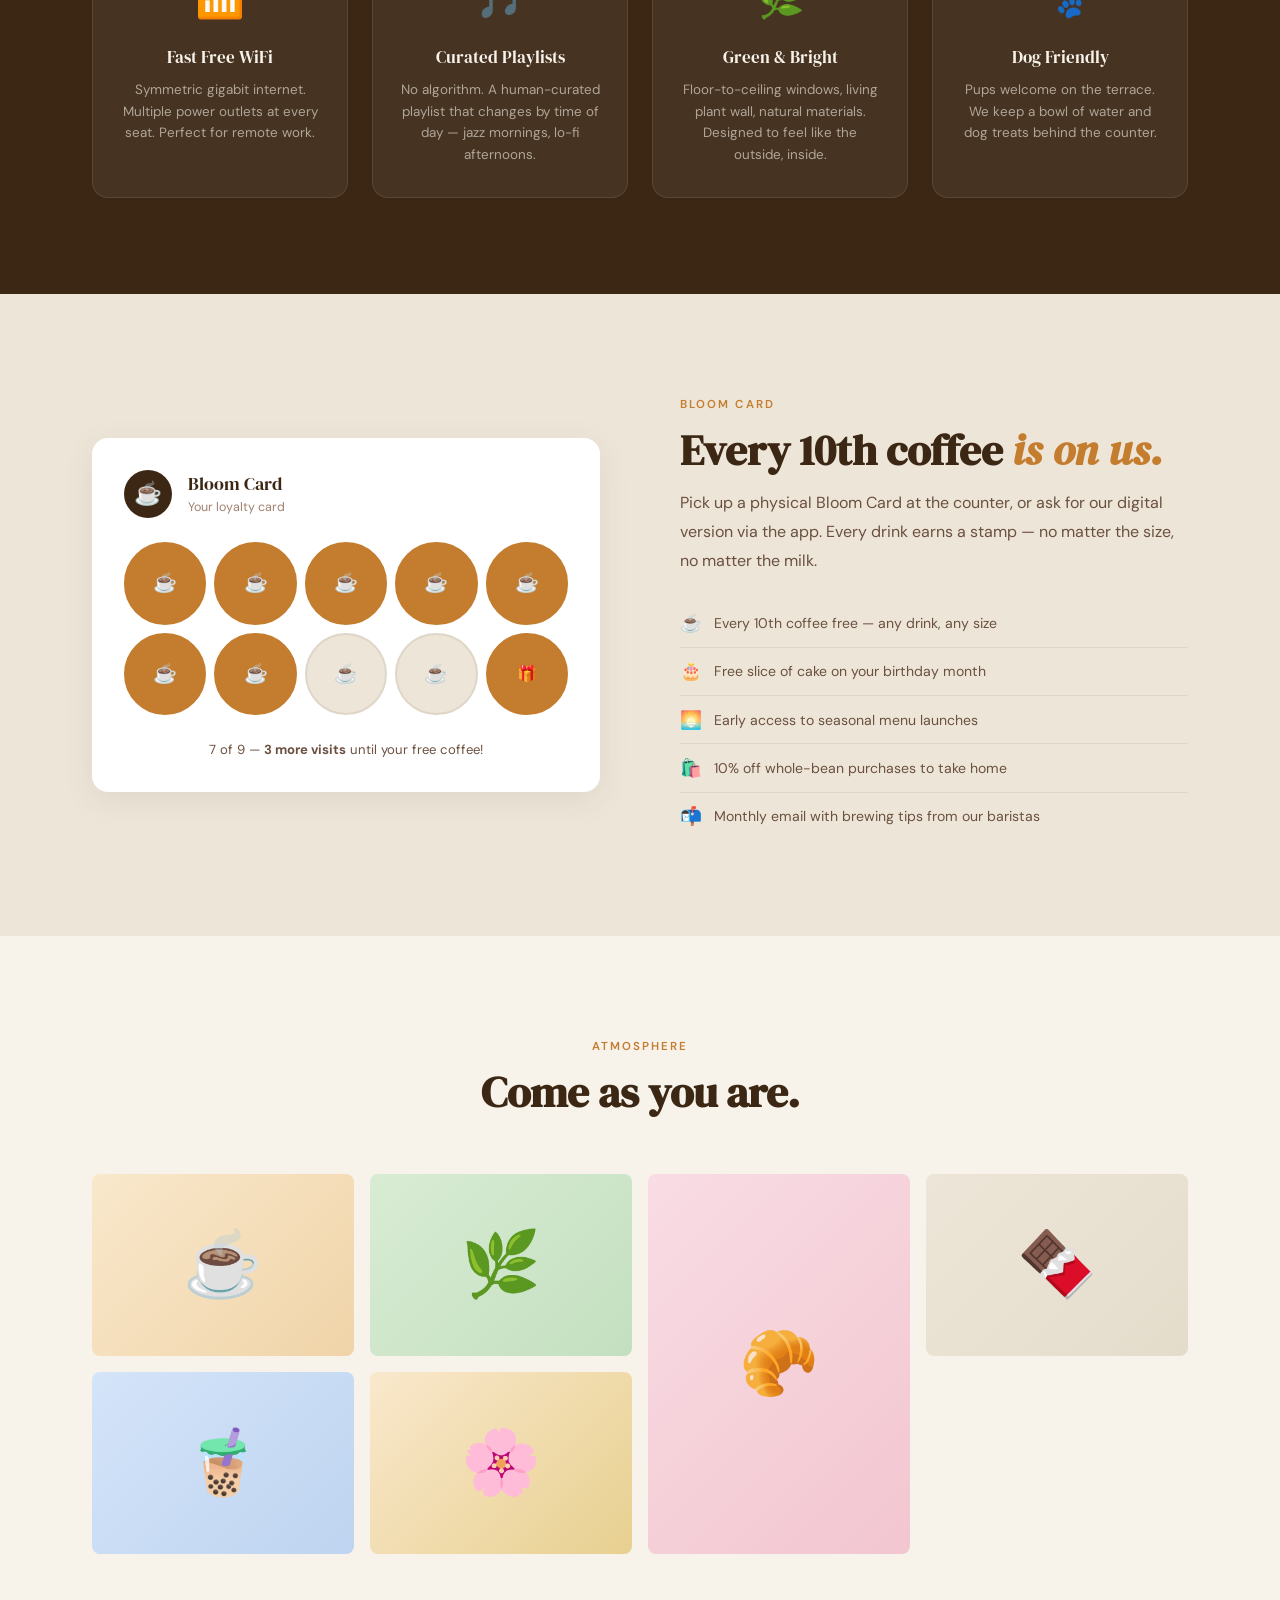
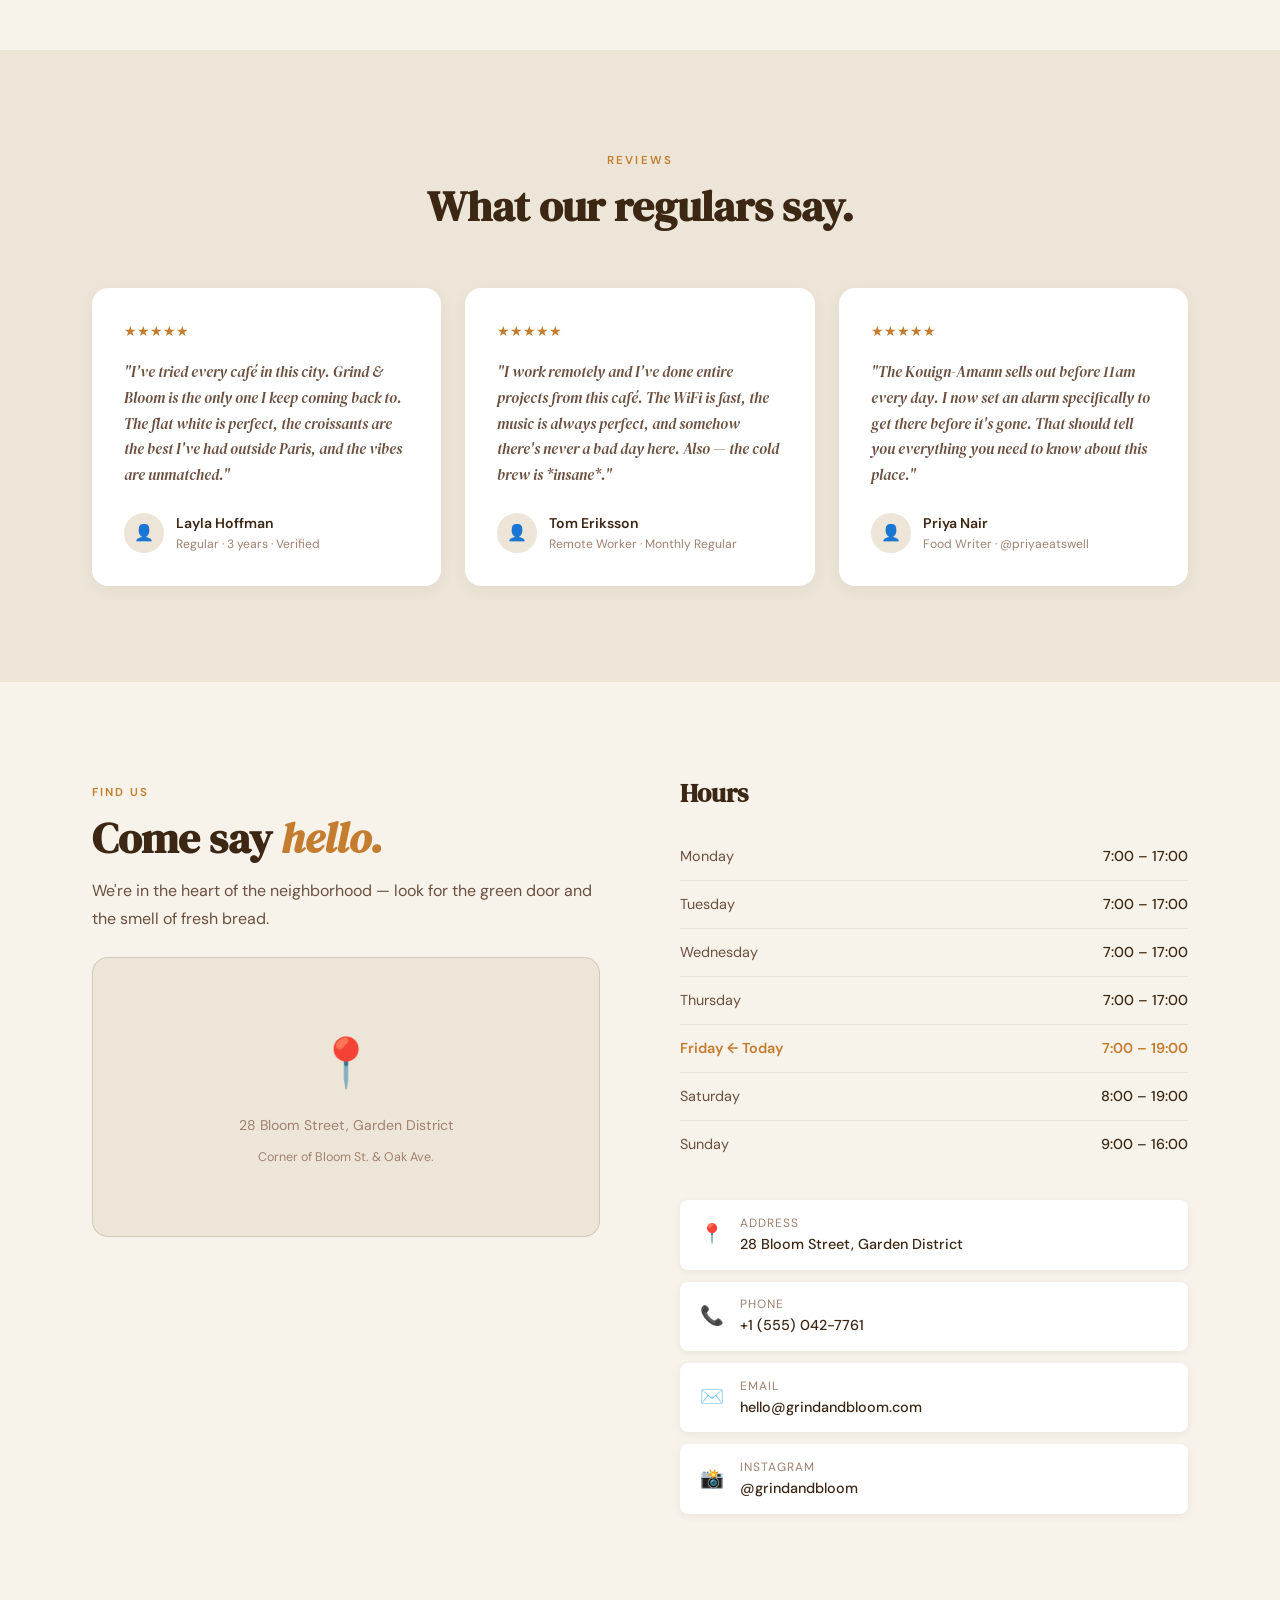
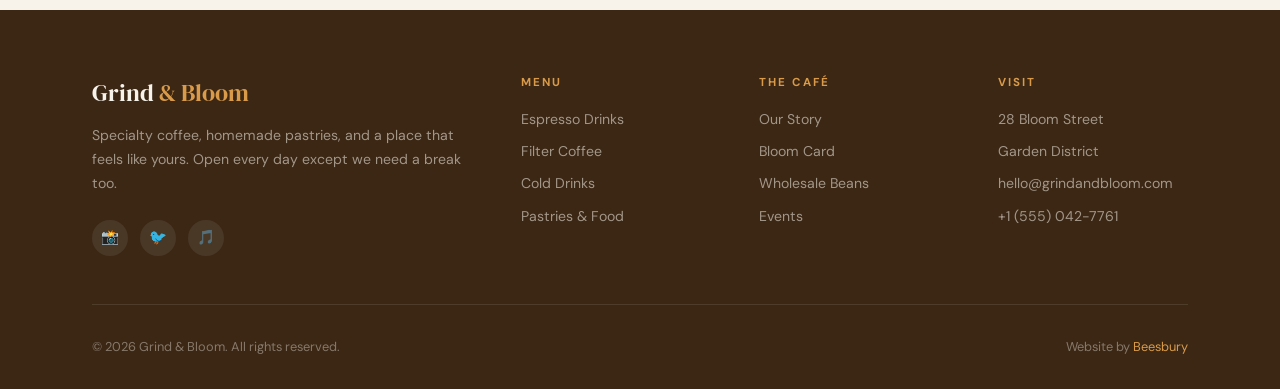
<file: demos/cafe/index.html>
<!DOCTYPE html>
<html lang="en">
<head>
  <meta charset="UTF-8" />
  <meta name="viewport" content="width=device-width, initial-scale=1.0" />
  <title>Grind & Bloom — Specialty Coffee</title>
  <meta name="description" content="Grind & Bloom — specialty coffee, homemade pastries, and a space to slow down. Visit us today." />
  <link rel="preconnect" href="https://fonts.googleapis.com" />
  <link rel="preconnect" href="https://fonts.gstatic.com" crossorigin />
  <link href="https://fonts.googleapis.com/css2?family=DM+Serif+Display:ital@0;1&family=DM+Sans:wght@300;400;500;600&display=swap" rel="stylesheet" />
  <style>
    *, *::before, *::after { box-sizing: border-box; margin: 0; padding: 0; }

    :root {
      --cream:    #f7f2ea;
      --cream2:   #ede6d8;
      --cream3:   #e4dccb;
      --brown:    #3b2714;
      --brown2:   #5c3d20;
      --brown3:   #7a5230;
      --caramel:  #c47c2e;
      --caramel2: #d99b4a;
      --green:    #4a6741;
      --green2:   #6a8f5f;
      --text:     #2b1d10;
      --text2:    #6b5040;
      --text3:    #a08070;
      --border:   rgba(59,39,20,0.15);
      --border2:  rgba(59,39,20,0.08);
      --white:    #fff;
      --radius:   8px;
      --radius2:  16px;
    }

    html { scroll-behavior: smooth; }

    body {
      background: var(--cream);
      color: var(--text);
      font-family: 'DM Sans', sans-serif;
      font-size: 16px;
      line-height: 1.6;
      overflow-x: hidden;
    }

    ::-webkit-scrollbar { width: 5px; }
    ::-webkit-scrollbar-track { background: var(--cream); }
    ::-webkit-scrollbar-thumb { background: var(--caramel); border-radius: 3px; }

    /* ── NAV ── */
    nav {
      position: fixed; top: 0; left: 0; right: 0; z-index: 100;
      display: flex; align-items: center; justify-content: space-between;
      padding: 1.25rem 4rem;
      background: rgba(247,242,234,0.92);
      backdrop-filter: blur(12px);
      border-bottom: 1px solid transparent;
      transition: border-color 0.3s;
    }
    nav.scrolled { border-bottom-color: var(--border); }
    .nav-logo {
      font-family: 'DM Serif Display', serif;
      font-size: 1.35rem; color: var(--brown); text-decoration: none;
    }
    .nav-logo span { color: var(--caramel); }
    .nav-links { display: flex; gap: 2rem; list-style: none; }
    .nav-links a {
      color: var(--text2); font-size: 0.88rem; text-decoration: none;
      font-weight: 500; transition: color 0.2s;
    }
    .nav-links a:hover { color: var(--brown); }
    .nav-order {
      background: var(--brown); color: var(--cream);
      padding: 0.55rem 1.4rem; border-radius: 50px;
      font-size: 0.82rem; font-weight: 600; text-decoration: none;
      transition: background 0.2s, transform 0.15s;
    }
    .nav-order:hover { background: var(--brown2); transform: translateY(-1px); }

    /* ── HERO ── */
    .hero {
      min-height: 100vh; display: flex; align-items: center;
      position: relative; overflow: hidden;
      background: linear-gradient(135deg, var(--cream) 0%, var(--cream2) 100%);
    }
    .hero-blob {
      position: absolute; border-radius: 50%; filter: blur(80px); opacity: 0.5; pointer-events: none;
    }
    .hero-blob-1 { width: 500px; height: 500px; background: rgba(196,124,46,0.2); top: -100px; right: -100px; }
    .hero-blob-2 { width: 400px; height: 400px; background: rgba(74,103,65,0.15); bottom: -50px; left: -100px; }
    .hero-inner {
      position: relative; z-index: 2;
      display: grid; grid-template-columns: 1fr 1fr;
      gap: 4rem; align-items: center;
      max-width: 1160px; margin: 0 auto; padding: 6rem 2rem;
    }
    .hero-badge {
      display: inline-flex; align-items: center; gap: 0.5rem;
      background: rgba(196,124,46,0.12); border: 1px solid rgba(196,124,46,0.3);
      padding: 0.35rem 0.9rem; border-radius: 50px;
      font-size: 0.76rem; font-weight: 600; color: var(--caramel);
      letter-spacing: 0.08em; text-transform: uppercase; margin-bottom: 1.5rem;
    }
    .hero-title {
      font-family: 'DM Serif Display', serif;
      font-size: clamp(2.8rem, 5.5vw, 4.5rem);
      line-height: 1.1; color: var(--brown); margin-bottom: 1.25rem;
    }
    .hero-title em { font-style: italic; color: var(--caramel); }
    .hero-sub { color: var(--text2); font-size: 1.05rem; line-height: 1.75; max-width: 440px; margin-bottom: 2.5rem; }
    .hero-actions { display: flex; gap: 1rem; flex-wrap: wrap; margin-bottom: 3rem; }
    .btn-brown {
      background: var(--brown); color: var(--cream);
      padding: 0.85rem 2rem; border-radius: 50px;
      font-size: 0.88rem; font-weight: 600; text-decoration: none;
      transition: background 0.2s, transform 0.15s, box-shadow 0.2s;
      box-shadow: 0 4px 20px rgba(59,39,20,0.25);
    }
    .btn-brown:hover { background: var(--brown2); transform: translateY(-2px); box-shadow: 0 8px 28px rgba(59,39,20,0.3); }
    .btn-outline-brown {
      background: transparent; color: var(--brown);
      padding: 0.85rem 2rem; border-radius: 50px;
      border: 1.5px solid var(--border);
      font-size: 0.88rem; font-weight: 500; text-decoration: none;
      transition: border-color 0.2s, background 0.2s, transform 0.15s;
    }
    .btn-outline-brown:hover { border-color: var(--brown); background: rgba(59,39,20,0.04); transform: translateY(-2px); }
    .hero-pills { display: flex; gap: 0.75rem; flex-wrap: wrap; }
    .hero-pill {
      background: var(--white); border: 1px solid var(--border);
      padding: 0.4rem 1rem; border-radius: 50px;
      font-size: 0.8rem; color: var(--text2); font-weight: 500;
      box-shadow: 0 2px 8px rgba(59,39,20,0.06);
    }
    /* Hero visual */
    .hero-visual {
      position: relative; display: flex;
      align-items: center; justify-content: center;
    }
    .cup-card {
      background: var(--white);
      border-radius: var(--radius2);
      padding: 2.5rem;
      box-shadow: 0 20px 60px rgba(59,39,20,0.12), 0 4px 16px rgba(59,39,20,0.08);
      width: 300px;
      position: relative; z-index: 2;
    }
    .cup-emoji { font-size: 5rem; text-align: center; display: block; margin-bottom: 1rem; }
    .cup-name {
      font-family: 'DM Serif Display', serif; font-size: 1.4rem;
      color: var(--brown); text-align: center; margin-bottom: 0.25rem;
    }
    .cup-sub { color: var(--text3); font-size: 0.82rem; text-align: center; margin-bottom: 1.5rem; }
    .cup-row { display: flex; justify-content: space-between; align-items: center; }
    .cup-price { font-size: 1.5rem; font-weight: 700; color: var(--caramel); font-family: 'DM Serif Display', serif; }
    .cup-btn {
      background: var(--brown); color: var(--cream);
      padding: 0.5rem 1.2rem; border-radius: 50px;
      font-size: 0.8rem; font-weight: 600; text-decoration: none;
      border: none; cursor: pointer; transition: background 0.2s;
    }
    .cup-btn:hover { background: var(--brown2); }
    /* floating badges */
    .float-badge {
      position: absolute;
      background: var(--white); border-radius: var(--radius);
      padding: 0.6rem 1rem; box-shadow: 0 8px 24px rgba(59,39,20,0.12);
      font-size: 0.8rem; font-weight: 600; color: var(--brown);
      white-space: nowrap;
    }
    .float-badge-1 { top: -20px; right: -10px; }
    .float-badge-2 { bottom: 20px; left: -30px; }

    /* ── SECTION BASE ── */
    section { padding: 6rem 0; }
    .container { max-width: 1160px; margin: 0 auto; padding: 0 2rem; }
    .section-tag {
      display: inline-block;
      font-size: 0.72rem; color: var(--caramel); font-weight: 600;
      letter-spacing: 0.18em; text-transform: uppercase; margin-bottom: 0.6rem;
    }
    .section-title {
      font-family: 'DM Serif Display', serif;
      font-size: clamp(1.9rem, 3.5vw, 2.7rem);
      line-height: 1.2; color: var(--brown); margin-bottom: 0.8rem;
    }
    .section-title em { font-style: italic; color: var(--caramel); }
    .section-desc { color: var(--text2); max-width: 520px; line-height: 1.75; }
    .section-header { margin-bottom: 3.5rem; }
    .section-header.center { text-align: center; }
    .section-header.center .section-desc { margin: 0 auto; }

    /* ── STORY ── */
    .story { background: var(--cream2); }
    .story-grid { display: grid; grid-template-columns: 1fr 1fr; gap: 5rem; align-items: center; }
    .story-cards { display: grid; grid-template-columns: 1fr 1fr; gap: 1rem; }
    .story-card {
      background: var(--white); padding: 1.5rem; border-radius: var(--radius2);
      box-shadow: 0 4px 16px rgba(59,39,20,0.06);
      text-align: center;
    }
    .story-card-icon { font-size: 2rem; margin-bottom: 0.75rem; }
    .story-card h4 { font-family: 'DM Serif Display', serif; font-size: 0.95rem; color: var(--brown); margin-bottom: 0.3rem; }
    .story-card p { font-size: 0.8rem; color: var(--text3); line-height: 1.5; }
    .story-text p { color: var(--text2); line-height: 1.8; margin-bottom: 1rem; }

    /* ── MENU ── */
    .menu-section { background: var(--cream); }
    .menu-cats { display: flex; gap: 0.5rem; margin-bottom: 3rem; flex-wrap: wrap; }
    .menu-cat {
      padding: 0.55rem 1.3rem; border-radius: 50px; cursor: pointer;
      font-size: 0.83rem; font-weight: 500;
      background: var(--white); color: var(--text2);
      border: 1.5px solid var(--border);
      transition: all 0.2s; font-family: 'DM Sans', sans-serif;
    }
    .menu-cat.active { background: var(--brown); color: var(--cream); border-color: var(--brown); }
    .menu-cat:hover:not(.active) { border-color: var(--brown3); color: var(--brown); }
    .menu-panel { display: none; }
    .menu-panel.active { display: block; }
    .menu-grid-cafe { display: grid; grid-template-columns: repeat(auto-fill, minmax(260px, 1fr)); gap: 1.5rem; }
    .menu-card {
      background: var(--white); border-radius: var(--radius2);
      overflow: hidden; transition: transform 0.2s, box-shadow 0.2s;
      box-shadow: 0 4px 16px rgba(59,39,20,0.06);
    }
    .menu-card:hover { transform: translateY(-4px); box-shadow: 0 12px 32px rgba(59,39,20,0.12); }
    .menu-card-img {
      height: 140px; display: flex; align-items: center; justify-content: center;
      font-size: 4rem;
    }
    .menu-card-img.bg-warm { background: linear-gradient(135deg, #f9e8cc 0%, #f0d4a8 100%); }
    .menu-card-img.bg-cool { background: linear-gradient(135deg, #d8ecd4 0%, #c4dfc0 100%); }
    .menu-card-img.bg-pink { background: linear-gradient(135deg, #f9dce4 0%, #f2c6d0 100%); }
    .menu-card-img.bg-blue { background: linear-gradient(135deg, #d4e4f9 0%, #bed4f0 100%); }
    .menu-card-body { padding: 1.25rem; }
    .menu-card-name {
      font-family: 'DM Serif Display', serif; font-size: 1.05rem; color: var(--brown);
      margin-bottom: 0.3rem;
    }
    .menu-card-desc { font-size: 0.82rem; color: var(--text3); line-height: 1.5; margin-bottom: 0.9rem; }
    .menu-card-footer { display: flex; justify-content: space-between; align-items: center; }
    .menu-card-price { font-weight: 700; font-size: 1.05rem; color: var(--caramel); font-family: 'DM Serif Display', serif; }
    .menu-card-tag {
      font-size: 0.7rem; padding: 0.2rem 0.6rem; border-radius: 50px;
      background: rgba(196,124,46,0.1); color: var(--caramel); font-weight: 600;
    }
    .menu-card-tag.green { background: rgba(74,103,65,0.1); color: var(--green); }

    /* ── VIBE ── */
    .vibe { background: var(--brown); color: var(--cream); }
    .vibe .section-tag { color: var(--caramel2); }
    .vibe .section-title { color: var(--cream); }
    .vibe .section-desc { color: rgba(247,242,234,0.6); }
    .vibe-grid { display: grid; grid-template-columns: repeat(4, 1fr); gap: 1.5rem; }
    .vibe-card {
      background: rgba(255,255,255,0.06); border: 1px solid rgba(255,255,255,0.1);
      border-radius: var(--radius2); padding: 2rem 1.5rem; text-align: center;
      transition: background 0.2s, transform 0.2s;
    }
    .vibe-card:hover { background: rgba(255,255,255,0.1); transform: translateY(-3px); }
    .vibe-icon { font-size: 2.5rem; margin-bottom: 1rem; }
    .vibe-title { font-family: 'DM Serif Display', serif; font-size: 1.05rem; color: var(--cream); margin-bottom: 0.5rem; }
    .vibe-desc { font-size: 0.84rem; color: rgba(247,242,234,0.6); line-height: 1.6; }

    /* ── LOYALTY ── */
    .loyalty { background: var(--cream2); }
    .loyalty-wrapper { display: grid; grid-template-columns: 1fr 1fr; gap: 5rem; align-items: center; }
    .loyalty-visual {
      background: var(--white); border-radius: var(--radius2); padding: 2rem;
      box-shadow: 0 8px 32px rgba(59,39,20,0.08);
    }
    .loyalty-card-header { display: flex; align-items: center; gap: 1rem; margin-bottom: 1.5rem; }
    .loyalty-logo {
      width: 48px; height: 48px; border-radius: 50%;
      background: var(--brown); display: flex; align-items: center; justify-content: center;
      font-size: 1.4rem;
    }
    .loyalty-card-title { font-family: 'DM Serif Display', serif; font-size: 1.1rem; color: var(--brown); }
    .loyalty-card-sub { font-size: 0.78rem; color: var(--text3); }
    .stamp-grid { display: grid; grid-template-columns: repeat(5, 1fr); gap: 0.5rem; margin-bottom: 1.5rem; }
    .stamp {
      aspect-ratio: 1; border-radius: 50%;
      border: 2px solid var(--border2);
      display: flex; align-items: center; justify-content: center;
      font-size: 1.2rem; background: var(--cream2);
      transition: transform 0.2s;
    }
    .stamp.filled { background: var(--caramel); border-color: var(--caramel); }
    .stamp.filled:hover { transform: scale(1.1); }
    .loyalty-progress { font-size: 0.82rem; color: var(--text2); text-align: center; }
    .loyalty-text p { color: var(--text2); line-height: 1.8; margin-bottom: 1rem; }
    .loyalty-perks { list-style: none; margin-top: 1.5rem; }
    .loyalty-perks li {
      display: flex; align-items: center; gap: 0.75rem;
      padding: 0.6rem 0; border-bottom: 1px solid var(--border2);
      font-size: 0.88rem; color: var(--text2);
    }
    .loyalty-perks li:last-child { border-bottom: none; }
    .perk-icon { font-size: 1.1rem; }

    /* ── GALLERY ── */
    .gallery { background: var(--cream); }
    .gallery-grid {
      display: grid;
      grid-template-columns: repeat(4, 1fr);
      grid-template-rows: auto auto;
      gap: 1rem;
    }
    .gallery-item {
      border-radius: var(--radius); overflow: hidden;
      display: flex; align-items: center; justify-content: center;
      font-size: 4rem; transition: transform 0.3s;
    }
    .gallery-item:hover { transform: scale(1.02); }
    .gallery-item.tall { grid-row: span 2; }
    .gallery-item.wide { grid-column: span 2; }
    .g1 { background: linear-gradient(135deg, #f9e8cc, #f0d4a8); min-height: 180px; }
    .g2 { background: linear-gradient(135deg, #d8ecd4, #c4dfc0); min-height: 180px; }
    .g3 { background: linear-gradient(135deg, #f9dce4, #f2c6d0); min-height: 380px; }
    .g4 { background: linear-gradient(135deg, #ede6d8, #e4dccb); min-height: 180px; }
    .g5 { background: linear-gradient(135deg, #d4e4f9, #bed4f0); min-height: 180px; }
    .g6 { background: linear-gradient(135deg, #f9e8cc, #e8d090); min-height: 180px; }

    /* ── TESTIMONIALS ── */
    .testimonials { background: var(--cream2); }
    .test-grid { display: grid; grid-template-columns: repeat(3, 1fr); gap: 1.5rem; }
    .test-card {
      background: var(--white); border-radius: var(--radius2); padding: 2rem;
      box-shadow: 0 4px 16px rgba(59,39,20,0.06);
      transition: box-shadow 0.2s, transform 0.2s;
    }
    .test-card:hover { transform: translateY(-3px); box-shadow: 0 10px 28px rgba(59,39,20,0.1); }
    .test-stars { color: var(--caramel); font-size: 0.9rem; margin-bottom: 1rem; }
    .test-text { font-family: 'DM Serif Display', serif; font-style: italic; color: var(--text2); line-height: 1.7; margin-bottom: 1.5rem; font-size: 0.95rem; }
    .test-author { display: flex; align-items: center; gap: 0.75rem; }
    .test-avatar {
      width: 40px; height: 40px; border-radius: 50%;
      background: var(--cream2); display: flex; align-items: center; justify-content: center; font-size: 1rem;
    }
    .test-name { font-size: 0.88rem; font-weight: 600; color: var(--brown); }
    .test-meta { font-size: 0.76rem; color: var(--text3); }

    /* ── FIND US ── */
    .findus { background: var(--cream); }
    .findus-grid { display: grid; grid-template-columns: 1fr 1fr; gap: 5rem; align-items: start; }
    .hours-table { width: 100%; border-collapse: collapse; margin-top: 1.5rem; }
    .hours-table tr { border-bottom: 1px solid var(--border2); }
    .hours-table tr:last-child { border-bottom: none; }
    .hours-table td { padding: 0.75rem 0; font-size: 0.9rem; color: var(--text2); }
    .hours-table td:last-child { color: var(--brown); font-weight: 500; text-align: right; }
    .hours-table tr.today td { color: var(--caramel); font-weight: 600; }
    .map-placeholder {
      background: var(--cream2); border: 1.5px solid var(--border);
      border-radius: var(--radius2); min-height: 280px;
      display: flex; flex-direction: column; align-items: center; justify-content: center;
      gap: 0.75rem; color: var(--text3); font-size: 0.88rem;
    }
    .map-placeholder-icon { font-size: 3rem; }
    .contact-chips { display: flex; flex-direction: column; gap: 0.75rem; margin-top: 2rem; }
    .contact-chip {
      display: flex; align-items: center; gap: 1rem;
      background: var(--white); border-radius: var(--radius);
      padding: 0.85rem 1.25rem;
      box-shadow: 0 2px 8px rgba(59,39,20,0.06);
    }
    .contact-chip-icon { font-size: 1.2rem; }
    .contact-chip-label { font-size: 0.75rem; color: var(--text3); text-transform: uppercase; letter-spacing: 0.08em; }
    .contact-chip-value { font-size: 0.9rem; color: var(--brown); font-weight: 500; }

    /* ── FOOTER ── */
    footer {
      background: var(--brown); color: var(--cream);
      padding: 4rem 0 2rem;
    }
    .footer-grid { display: grid; grid-template-columns: 2fr 1fr 1fr 1fr; gap: 3rem; margin-bottom: 3rem; }
    .footer-logo {
      font-family: 'DM Serif Display', serif;
      font-size: 1.5rem; color: var(--cream); margin-bottom: 0.75rem;
    }
    .footer-logo span { color: var(--caramel2); }
    .footer-desc { font-size: 0.88rem; color: rgba(247,242,234,0.55); line-height: 1.7; margin-bottom: 1.5rem; }
    .footer-socials { display: flex; gap: 0.75rem; }
    .footer-social {
      width: 36px; height: 36px; border-radius: 50%;
      background: rgba(255,255,255,0.08); display: flex; align-items: center; justify-content: center;
      font-size: 0.9rem; text-decoration: none; color: var(--cream);
      transition: background 0.2s;
    }
    .footer-social:hover { background: rgba(255,255,255,0.18); }
    .footer-col h5 {
      font-size: 0.72rem; letter-spacing: 0.18em; text-transform: uppercase;
      color: var(--caramel2); margin-bottom: 1rem;
    }
    .footer-col a {
      display: block; color: rgba(247,242,234,0.55); text-decoration: none;
      font-size: 0.88rem; margin-bottom: 0.6rem; transition: color 0.2s;
    }
    .footer-col a:hover { color: var(--cream); }
    .footer-bottom {
      border-top: 1px solid rgba(255,255,255,0.1);
      padding-top: 2rem;
      display: flex; justify-content: space-between; align-items: center;
      font-size: 0.8rem; color: rgba(247,242,234,0.4);
    }
    .demo-banner {
      background: rgba(196,124,46,0.15); border-bottom: 1px solid rgba(196,124,46,0.25);
      padding: 0.7rem; text-align: center;
      font-size: 0.78rem; color: var(--text2); letter-spacing: 0.03em;
    }
    .demo-banner a { color: var(--caramel); text-decoration: none; font-weight: 600; }
    .demo-banner a:hover { text-decoration: underline; }

    /* ── RESPONSIVE ── */
    @media (max-width: 960px) {
      nav { padding: 1rem 2rem; }
      .nav-links { display: none; }
      .hero-inner { grid-template-columns: 1fr; gap: 3rem; padding: 5rem 2rem; }
      .hero-visual { justify-content: flex-start; }
      .story-grid, .loyalty-wrapper, .findus-grid { grid-template-columns: 1fr; gap: 3rem; }
      .vibe-grid { grid-template-columns: repeat(2, 1fr); }
      .test-grid { grid-template-columns: 1fr; }
      .gallery-grid { grid-template-columns: repeat(2,1fr); }
      .g3 { grid-row: span 1; min-height: 180px; }
      .footer-grid { grid-template-columns: 1fr 1fr; gap: 2rem; }
    }
    @media (max-width: 580px) {
      .hero-title { font-size: 2.4rem; }
      .vibe-grid { grid-template-columns: 1fr; }
      .gallery-grid { grid-template-columns: 1fr; }
      .footer-grid { grid-template-columns: 1fr; }
      .footer-bottom { flex-direction: column; gap: 0.5rem; text-align: center; }
    }
  </style>
</head>
<body>

  <!-- Demo banner -->
  <div class="demo-banner">
    🎨 Demo site — built by <a href="../../index.html">Beesbury</a>. Want a site like this for your café? <a href="../../index.html#contact">Contact us →</a>
  </div>

  <!-- NAV -->
  <nav id="nav">
    <a href="#home" class="nav-logo">Grind <span>&amp; Bloom</span></a>
    <ul class="nav-links">
      <li><a href="#story">Our Story</a></li>
      <li><a href="#menu">Menu</a></li>
      <li><a href="#vibe">The Vibe</a></li>
      <li><a href="#loyalty">Loyalty</a></li>
      <li><a href="#findus">Find Us</a></li>
    </ul>
    <a href="#findus" class="nav-order">Visit Us ☕</a>
  </nav>

  <!-- HERO -->
  <section id="home">
    <div class="hero">
      <div class="hero-blob hero-blob-1"></div>
      <div class="hero-blob hero-blob-2"></div>
      <div class="hero-inner">
        <div>
          <div class="hero-badge">☕ Specialty Coffee</div>
          <h1 class="hero-title">
            Slow down.<br />
            Sip something<br />
            <em>beautiful.</em>
          </h1>
          <p class="hero-sub">
            Single-origin beans, hand-crafted drinks, and homemade pastries baked fresh every morning.
            A neighborhood café that feels like home.
          </p>
          <div class="hero-actions">
            <a href="#menu" class="btn-brown">Explore Menu</a>
            <a href="#findus" class="btn-outline-brown">Find Us</a>
          </div>
          <div class="hero-pills">
            <span class="hero-pill">🌍 Single Origin Beans</span>
            <span class="hero-pill">🥐 Homemade Pastries</span>
            <span class="hero-pill">🌿 Plant-Based Options</span>
            <span class="hero-pill">📶 Free WiFi</span>
          </div>
        </div>
        <div class="hero-visual">
          <div class="cup-card" style="position:relative">
            <div class="float-badge float-badge-1">⭐ 4.9 Rating</div>
            <div class="float-badge float-badge-2">🌍 3 Origins Today</div>
            <span class="cup-emoji">☕</span>
            <div class="cup-name">Caramel Latte</div>
            <div class="cup-sub">Ethiopian Yirgacheffe · Oat Milk</div>
            <div class="cup-row">
              <span class="cup-price">$5.50</span>
              <a href="#menu" class="cup-btn">Order →</a>
            </div>
          </div>
        </div>
      </div>
    </div>
  </section>

  <!-- STORY -->
  <section class="story" id="story">
    <div class="container">
      <div class="story-grid">
        <div class="story-text">
          <span class="section-tag">Our Story</span>
          <h2 class="section-title">A café born from <em>obsession.</em></h2>
          <p>Grind & Bloom started as a farmers' market stall in 2019 — a single-origin pour-over stand run by two friends who believed good coffee deserved the same attention as fine wine.</p>
          <p>In 2021 we opened our first brick-and-mortar space. Today we roast our own beans, bake fresh every morning, and serve a community of regulars who've become family.</p>
          <p>We care about the whole chain: from the farmer who grows the bean, to the barista who pulls your shot, to the moment you close your eyes and take the first sip.</p>
        </div>
        <div class="story-cards">
          <div class="story-card">
            <div class="story-card-icon">🌱</div>
            <h4>Ethical Sourcing</h4>
            <p>Direct trade with 6 farms across Ethiopia, Colombia, and Guatemala.</p>
          </div>
          <div class="story-card">
            <div class="story-card-icon">🔥</div>
            <h4>In-House Roasting</h4>
            <p>Small-batch roasted weekly in our back room on a 3kg Probat roaster.</p>
          </div>
          <div class="story-card">
            <div class="story-card-icon">🥐</div>
            <h4>Baked Fresh Daily</h4>
            <p>Everything in our pastry case is made from scratch every morning.</p>
          </div>
          <div class="story-card">
            <div class="story-card-icon">🌿</div>
            <h4>Plant Friendly</h4>
            <p>Oat, almond, soy, and coconut milk always available, no extra charge.</p>
          </div>
        </div>
      </div>
    </div>
  </section>

  <!-- MENU -->
  <section class="menu-section" id="menu">
    <div class="container">
      <div class="section-header">
        <span class="section-tag">What We Serve</span>
        <h2 class="section-title">Our Menu</h2>
        <p class="section-desc">Everything made with care. Nothing served twice-heated.</p>
      </div>

      <div class="menu-cats">
        <button class="menu-cat active" onclick="switchMenuTab(event,'espresso')">☕ Espresso</button>
        <button class="menu-cat" onclick="switchMenuTab(event,'filter')">🫗 Filter Coffee</button>
        <button class="menu-cat" onclick="switchMenuTab(event,'cold')">🧊 Cold Drinks</button>
        <button class="menu-cat" onclick="switchMenuTab(event,'food')">🥐 Food</button>
      </div>

      <!-- Espresso -->
      <div class="menu-panel active" id="tab-espresso">
        <div class="menu-grid-cafe">
          <div class="menu-card">
            <div class="menu-card-img bg-warm">☕</div>
            <div class="menu-card-body">
              <div class="menu-card-name">Espresso</div>
              <div class="menu-card-desc">Double shot, single origin. Clean, bright, and intense.</div>
              <div class="menu-card-footer"><span class="menu-card-price">$3.50</span><span class="menu-card-tag">Classic</span></div>
            </div>
          </div>
          <div class="menu-card">
            <div class="menu-card-img bg-warm">🤎</div>
            <div class="menu-card-body">
              <div class="menu-card-name">Flat White</div>
              <div class="menu-card-desc">Ristretto double shot, silky microfoam. Stronger than a latte, creamier than a cappuccino.</div>
              <div class="menu-card-footer"><span class="menu-card-price">$5.00</span><span class="menu-card-tag">Popular</span></div>
            </div>
          </div>
          <div class="menu-card">
            <div class="menu-card-img bg-pink">🌸</div>
            <div class="menu-card-body">
              <div class="menu-card-name">Rose Latte</div>
              <div class="menu-card-desc">Espresso, steamed oat milk, house-made rose syrup. Floral and soft.</div>
              <div class="menu-card-footer"><span class="menu-card-price">$5.80</span><span class="menu-card-tag">Signature</span></div>
            </div>
          </div>
          <div class="menu-card">
            <div class="menu-card-img bg-warm">🍯</div>
            <div class="menu-card-body">
              <div class="menu-card-name">Caramel Latte</div>
              <div class="menu-card-desc">Ethiopian Yirgacheffe shot, oat milk, house caramel drizzle.</div>
              <div class="menu-card-footer"><span class="menu-card-price">$5.50</span><span class="menu-card-tag">Popular</span></div>
            </div>
          </div>
          <div class="menu-card">
            <div class="menu-card-img bg-cool">🌿</div>
            <div class="menu-card-body">
              <div class="menu-card-name">Matcha Latte</div>
              <div class="menu-card-desc">Ceremonial grade matcha, steamed oat milk, hint of vanilla. No espresso.</div>
              <div class="menu-card-footer"><span class="menu-card-price">$5.80</span><span class="menu-card-tag green">Caffeine-Free</span></div>
            </div>
          </div>
          <div class="menu-card">
            <div class="menu-card-img bg-warm">🍫</div>
            <div class="menu-card-body">
              <div class="menu-card-name">Mocha</div>
              <div class="menu-card-desc">Double espresso, 72% dark chocolate, steamed milk. Bittersweet and rich.</div>
              <div class="menu-card-footer"><span class="menu-card-price">$5.50</span><span class="menu-card-tag">Signature</span></div>
            </div>
          </div>
        </div>
      </div>

      <!-- Filter -->
      <div class="menu-panel" id="tab-filter">
        <div class="menu-grid-cafe">
          <div class="menu-card">
            <div class="menu-card-img bg-warm">🫗</div>
            <div class="menu-card-body">
              <div class="menu-card-name">V60 Pour Over</div>
              <div class="menu-card-desc">Brewed to order. Ask your barista what single origin is on today.</div>
              <div class="menu-card-footer"><span class="menu-card-price">$6.50</span><span class="menu-card-tag">Daily Rotation</span></div>
            </div>
          </div>
          <div class="menu-card">
            <div class="menu-card-img bg-cool">🫙</div>
            <div class="menu-card-body">
              <div class="menu-card-name">Aeropress</div>
              <div class="menu-card-desc">Full-immersion brew. Bold, syrupy, low-acid. Great black or with milk.</div>
              <div class="menu-card-footer"><span class="menu-card-price">$5.50</span><span class="menu-card-tag">Smooth</span></div>
            </div>
          </div>
          <div class="menu-card">
            <div class="menu-card-img bg-warm">⚗️</div>
            <div class="menu-card-body">
              <div class="menu-card-name">Siphon Coffee</div>
              <div class="menu-card-desc">Vacuum-brewed, theatrical, and incredibly clean. Weekend special only.</div>
              <div class="menu-card-footer"><span class="menu-card-price">$8.00</span><span class="menu-card-tag">Weekend Only</span></div>
            </div>
          </div>
        </div>
      </div>

      <!-- Cold -->
      <div class="menu-panel" id="tab-cold">
        <div class="menu-grid-cafe">
          <div class="menu-card">
            <div class="menu-card-img bg-blue">🧊</div>
            <div class="menu-card-body">
              <div class="menu-card-name">Cold Brew</div>
              <div class="menu-card-desc">12-hour steeped Guatemalan beans. Smooth, chocolatey, zero bitterness.</div>
              <div class="menu-card-footer"><span class="menu-card-price">$6.00</span><span class="menu-card-tag">Popular</span></div>
            </div>
          </div>
          <div class="menu-card">
            <div class="menu-card-img bg-blue">🧋</div>
            <div class="menu-card-body">
              <div class="menu-card-name">Iced Latte</div>
              <div class="menu-card-desc">Double espresso over ice, your choice of milk. Simple, perfect, refreshing.</div>
              <div class="menu-card-footer"><span class="menu-card-price">$5.50</span><span class="menu-card-tag">Classic</span></div>
            </div>
          </div>
          <div class="menu-card">
            <div class="menu-card-img bg-pink">🌸</div>
            <div class="menu-card-body">
              <div class="menu-card-name">Pink Lemonade Tonic</div>
              <div class="menu-card-desc">Espresso tonic with hibiscus syrup and a squeeze of citrus. Wildly refreshing.</div>
              <div class="menu-card-footer"><span class="menu-card-price">$6.50</span><span class="menu-card-tag">Signature</span></div>
            </div>
          </div>
        </div>
      </div>

      <!-- Food -->
      <div class="menu-panel" id="tab-food">
        <div class="menu-grid-cafe">
          <div class="menu-card">
            <div class="menu-card-img bg-warm">🥐</div>
            <div class="menu-card-body">
              <div class="menu-card-name">Butter Croissant</div>
              <div class="menu-card-desc">Hand-laminated, 48-hour dough. Shatteringly flaky, buttery, perfect.</div>
              <div class="menu-card-footer"><span class="menu-card-price">$4.00</span><span class="menu-card-tag">Baked Today</span></div>
            </div>
          </div>
          <div class="menu-card">
            <div class="menu-card-img bg-warm">🍩</div>
            <div class="menu-card-body">
              <div class="menu-card-name">Kouign-Amann</div>
              <div class="menu-card-desc">Caramelized, crispy, chewy. Our most requested pastry — sells out by noon.</div>
              <div class="menu-card-footer"><span class="menu-card-price">$4.50</span><span class="menu-card-tag">Signature</span></div>
            </div>
          </div>
          <div class="menu-card">
            <div class="menu-card-img bg-cool">🥗</div>
            <div class="menu-card-body">
              <div class="menu-card-name">Seasonal Toast</div>
              <div class="menu-card-desc">House-baked sourdough, whipped ricotta, seasonal fruit, honey, fresh herbs.</div>
              <div class="menu-card-footer"><span class="menu-card-price">$10.00</span><span class="menu-card-tag green">Seasonal</span></div>
            </div>
          </div>
          <div class="menu-card">
            <div class="menu-card-img bg-warm">🍫</div>
            <div class="menu-card-body">
              <div class="menu-card-name">Chocolate Babka Slice</div>
              <div class="menu-card-desc">Swirled with 70% dark chocolate paste. Soft, tender, deeply chocolatey.</div>
              <div class="menu-card-footer"><span class="menu-card-price">$5.00</span><span class="menu-card-tag">Popular</span></div>
            </div>
          </div>
        </div>
      </div>
    </div>
  </section>

  <!-- VIBE -->
  <section class="vibe" id="vibe">
    <div class="container">
      <div class="section-header center">
        <span class="section-tag">Why Guests Love It</span>
        <h2 class="section-title" style="color:var(--cream);">The Grind &amp; Bloom Vibe</h2>
        <p class="section-desc center">More than coffee. A place to breathe.</p>
      </div>
      <div class="vibe-grid">
        <div class="vibe-card">
          <div class="vibe-icon">📶</div>
          <div class="vibe-title">Fast Free WiFi</div>
          <p class="vibe-desc">Symmetric gigabit internet. Multiple power outlets at every seat. Perfect for remote work.</p>
        </div>
        <div class="vibe-card">
          <div class="vibe-icon">🎵</div>
          <div class="vibe-title">Curated Playlists</div>
          <p class="vibe-desc">No algorithm. A human-curated playlist that changes by time of day — jazz mornings, lo-fi afternoons.</p>
        </div>
        <div class="vibe-card">
          <div class="vibe-icon">🌿</div>
          <div class="vibe-title">Green &amp; Bright</div>
          <p class="vibe-desc">Floor-to-ceiling windows, living plant wall, natural materials. Designed to feel like the outside, inside.</p>
        </div>
        <div class="vibe-card">
          <div class="vibe-icon">🐾</div>
          <div class="vibe-title">Dog Friendly</div>
          <p class="vibe-desc">Pups welcome on the terrace. We keep a bowl of water and dog treats behind the counter.</p>
        </div>
      </div>
    </div>
  </section>

  <!-- LOYALTY -->
  <section class="loyalty" id="loyalty">
    <div class="container">
      <div class="loyalty-wrapper">
        <div class="loyalty-visual">
          <div class="loyalty-card-header">
            <div class="loyalty-logo">☕</div>
            <div>
              <div class="loyalty-card-title">Bloom Card</div>
              <div class="loyalty-card-sub">Your loyalty card</div>
            </div>
          </div>
          <div class="stamp-grid">
            <div class="stamp filled">☕</div>
            <div class="stamp filled">☕</div>
            <div class="stamp filled">☕</div>
            <div class="stamp filled">☕</div>
            <div class="stamp filled">☕</div>
            <div class="stamp filled">☕</div>
            <div class="stamp filled">☕</div>
            <div class="stamp">☕</div>
            <div class="stamp">☕</div>
            <div class="stamp" style="background:var(--caramel); border-color:var(--caramel); font-size:1rem;">🎁</div>
          </div>
          <p class="loyalty-progress">7 of 9 — <strong>3 more visits</strong> until your free coffee!</p>
        </div>
        <div class="loyalty-text">
          <span class="section-tag">Bloom Card</span>
          <h2 class="section-title">Every 10th coffee <em>is on us.</em></h2>
          <p>Pick up a physical Bloom Card at the counter, or ask for our digital version via the app. Every drink earns a stamp — no matter the size, no matter the milk.</p>
          <ul class="loyalty-perks">
            <li><span class="perk-icon">☕</span> Every 10th coffee free — any drink, any size</li>
            <li><span class="perk-icon">🎂</span> Free slice of cake on your birthday month</li>
            <li><span class="perk-icon">🌅</span> Early access to seasonal menu launches</li>
            <li><span class="perk-icon">🛍️</span> 10% off whole-bean purchases to take home</li>
            <li><span class="perk-icon">📬</span> Monthly email with brewing tips from our baristas</li>
          </ul>
        </div>
      </div>
    </div>
  </section>

  <!-- GALLERY -->
  <section class="gallery">
    <div class="container">
      <div class="section-header center">
        <span class="section-tag">Atmosphere</span>
        <h2 class="section-title">Come as you are.</h2>
      </div>
      <div class="gallery-grid">
        <div class="gallery-item g1">☕</div>
        <div class="gallery-item g2">🌿</div>
        <div class="gallery-item g3 tall">🥐</div>
        <div class="gallery-item g4">🍫</div>
        <div class="gallery-item g5">🧋</div>
        <div class="gallery-item g6">🌸</div>
      </div>
    </div>
  </section>

  <!-- TESTIMONIALS -->
  <section class="testimonials" id="reviews">
    <div class="container">
      <div class="section-header center">
        <span class="section-tag">Reviews</span>
        <h2 class="section-title">What our regulars say.</h2>
      </div>
      <div class="test-grid">
        <div class="test-card">
          <div class="test-stars">★★★★★</div>
          <p class="test-text">"I've tried every café in this city. Grind & Bloom is the only one I keep coming back to. The flat white is perfect, the croissants are the best I've had outside Paris, and the vibes are unmatched."</p>
          <div class="test-author">
            <div class="test-avatar">👤</div>
            <div>
              <div class="test-name">Layla Hoffman</div>
              <div class="test-meta">Regular · 3 years · Verified</div>
            </div>
          </div>
        </div>
        <div class="test-card">
          <div class="test-stars">★★★★★</div>
          <p class="test-text">"I work remotely and I've done entire projects from this café. The WiFi is fast, the music is always perfect, and somehow there's never a bad day here. Also — the cold brew is *insane*."</p>
          <div class="test-author">
            <div class="test-avatar">👤</div>
            <div>
              <div class="test-name">Tom Eriksson</div>
              <div class="test-meta">Remote Worker · Monthly Regular</div>
            </div>
          </div>
        </div>
        <div class="test-card">
          <div class="test-stars">★★★★★</div>
          <p class="test-text">"The Kouign-Amann sells out before 11am every day. I now set an alarm specifically to get there before it's gone. That should tell you everything you need to know about this place."</p>
          <div class="test-author">
            <div class="test-avatar">👤</div>
            <div>
              <div class="test-name">Priya Nair</div>
              <div class="test-meta">Food Writer · @priyaeatswell</div>
            </div>
          </div>
        </div>
      </div>
    </div>
  </section>

  <!-- FIND US -->
  <section class="findus" id="findus">
    <div class="container">
      <div class="findus-grid">
        <div>
          <span class="section-tag">Find Us</span>
          <h2 class="section-title">Come say <em>hello.</em></h2>
          <p class="section-desc" style="margin-bottom:1.5rem;">We're in the heart of the neighborhood — look for the green door and the smell of fresh bread.</p>
          <div class="map-placeholder">
            <div class="map-placeholder-icon">📍</div>
            <div>28 Bloom Street, Garden District</div>
            <div style="font-size:0.78rem; color:var(--text3);">Corner of Bloom St. & Oak Ave.</div>
          </div>
        </div>
        <div>
          <h3 class="section-title" style="font-size:1.6rem; margin-bottom:0.5rem;">Hours</h3>
          <table class="hours-table">
            <tr><td>Monday</td><td>7:00 – 17:00</td></tr>
            <tr><td>Tuesday</td><td>7:00 – 17:00</td></tr>
            <tr><td>Wednesday</td><td>7:00 – 17:00</td></tr>
            <tr><td>Thursday</td><td>7:00 – 17:00</td></tr>
            <tr class="today"><td>Friday ← Today</td><td>7:00 – 19:00</td></tr>
            <tr><td>Saturday</td><td>8:00 – 19:00</td></tr>
            <tr><td>Sunday</td><td>9:00 – 16:00</td></tr>
          </table>
          <div class="contact-chips">
            <div class="contact-chip">
              <span class="contact-chip-icon">📍</span>
              <div>
                <div class="contact-chip-label">Address</div>
                <div class="contact-chip-value">28 Bloom Street, Garden District</div>
              </div>
            </div>
            <div class="contact-chip">
              <span class="contact-chip-icon">📞</span>
              <div>
                <div class="contact-chip-label">Phone</div>
                <div class="contact-chip-value">+1 (555) 042-7761</div>
              </div>
            </div>
            <div class="contact-chip">
              <span class="contact-chip-icon">✉️</span>
              <div>
                <div class="contact-chip-label">Email</div>
                <div class="contact-chip-value">hello@grindandbloom.com</div>
              </div>
            </div>
            <div class="contact-chip">
              <span class="contact-chip-icon">📸</span>
              <div>
                <div class="contact-chip-label">Instagram</div>
                <div class="contact-chip-value">@grindandbloom</div>
              </div>
            </div>
          </div>
        </div>
      </div>
    </div>
  </section>

  <!-- FOOTER -->
  <footer>
    <div class="container">
      <div class="footer-grid">
        <div>
          <div class="footer-logo">Grind <span>&amp; Bloom</span></div>
          <p class="footer-desc">Specialty coffee, homemade pastries, and a place that feels like yours. Open every day except we need a break too.</p>
          <div class="footer-socials">
            <a href="#" class="footer-social">📸</a>
            <a href="#" class="footer-social">🐦</a>
            <a href="#" class="footer-social">🎵</a>
          </div>
        </div>
        <div class="footer-col">
          <h5>Menu</h5>
          <a href="#">Espresso Drinks</a>
          <a href="#">Filter Coffee</a>
          <a href="#">Cold Drinks</a>
          <a href="#">Pastries &amp; Food</a>
        </div>
        <div class="footer-col">
          <h5>The Café</h5>
          <a href="#">Our Story</a>
          <a href="#">Bloom Card</a>
          <a href="#">Wholesale Beans</a>
          <a href="#">Events</a>
        </div>
        <div class="footer-col">
          <h5>Visit</h5>
          <a href="#">28 Bloom Street</a>
          <a href="#">Garden District</a>
          <a href="#">hello@grindandbloom.com</a>
          <a href="#">+1 (555) 042-7761</a>
        </div>
      </div>
      <div class="footer-bottom">
        <span>© 2026 Grind &amp; Bloom. All rights reserved.</span>
        <span>Website by <a href="../../index.html" style="color:var(--caramel2); text-decoration:none;">Beesbury</a></span>
      </div>
    </div>
  </footer>

  <script>
    // Nav scroll
    const nav = document.getElementById('nav');
    window.addEventListener('scroll', () => {
      nav.classList.toggle('scrolled', window.scrollY > 60);
    });

    // Menu tabs
    function switchMenuTab(e, id) {
      document.querySelectorAll('.menu-cat').forEach(t => t.classList.remove('active'));
      document.querySelectorAll('.menu-panel').forEach(p => p.classList.remove('active'));
      e.target.classList.add('active');
      document.getElementById('tab-' + id).classList.add('active');
    }
  </script>
</body>
</html>
</file>
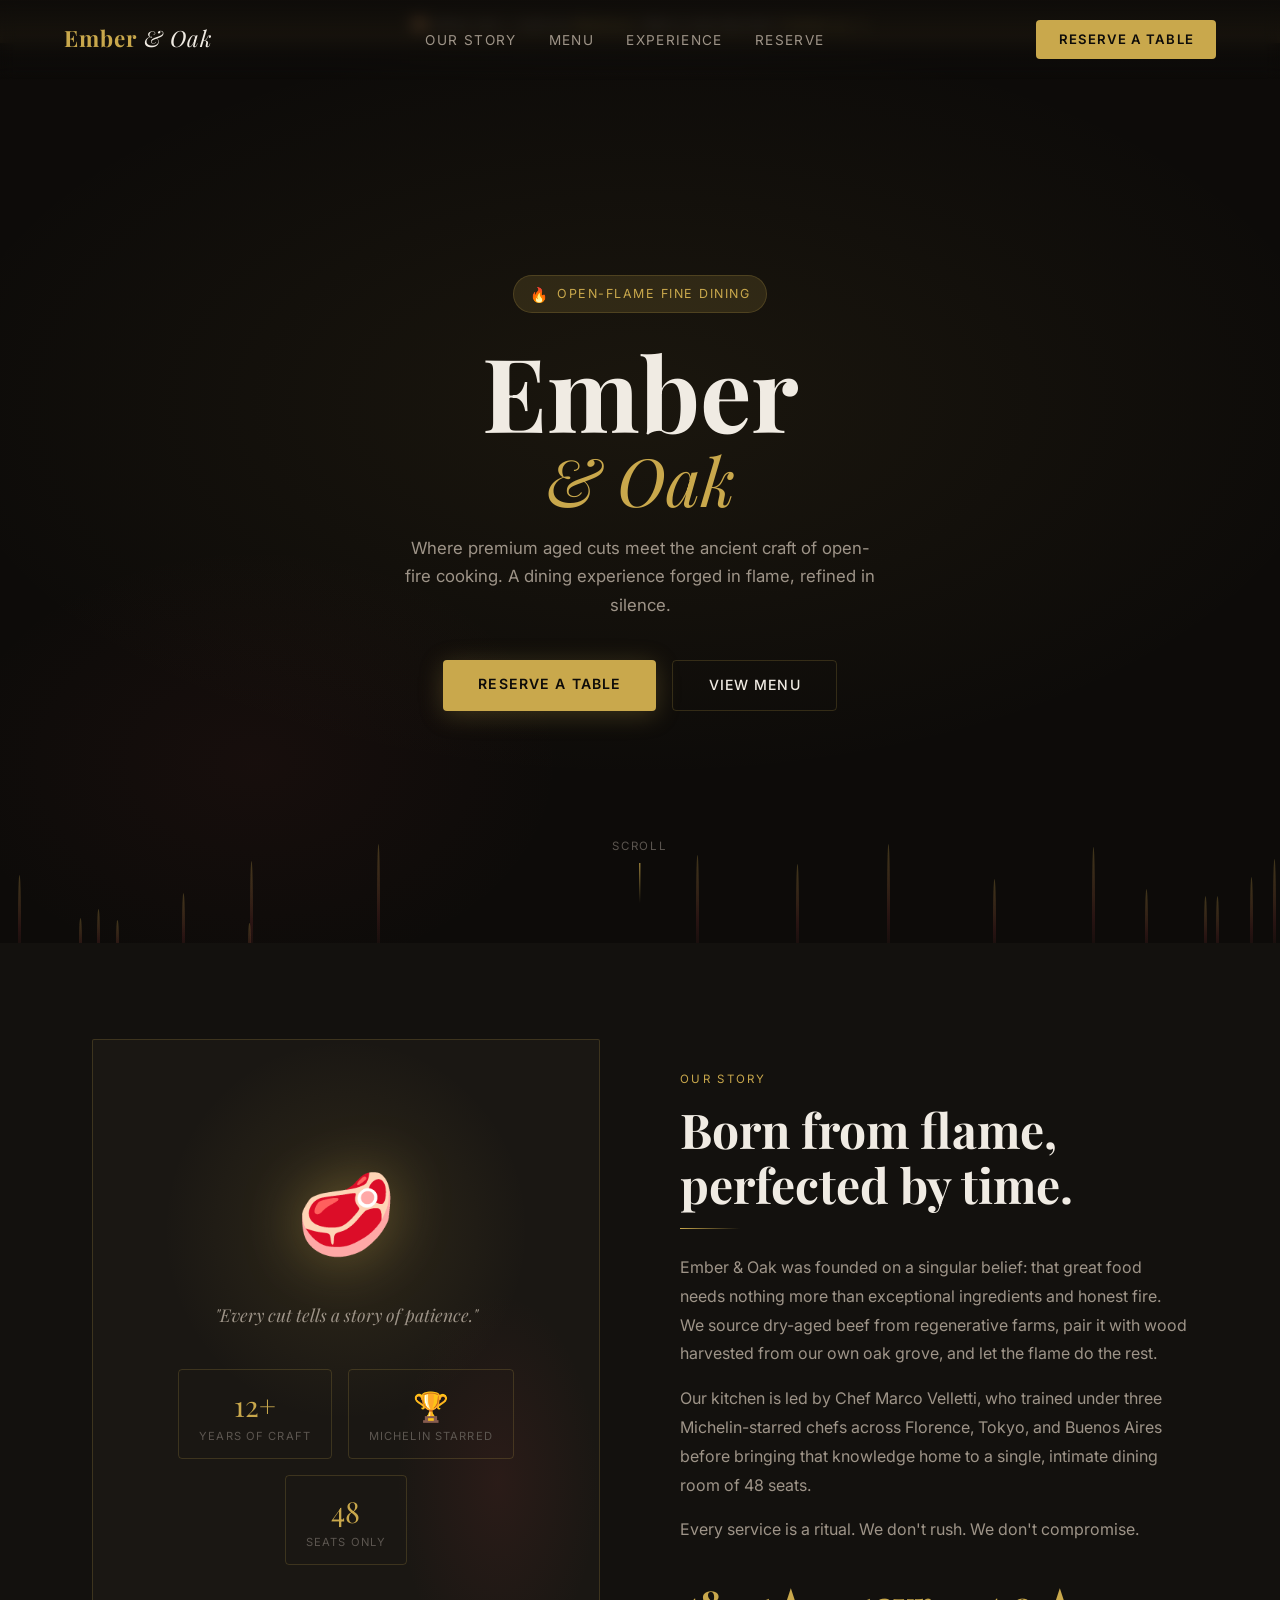
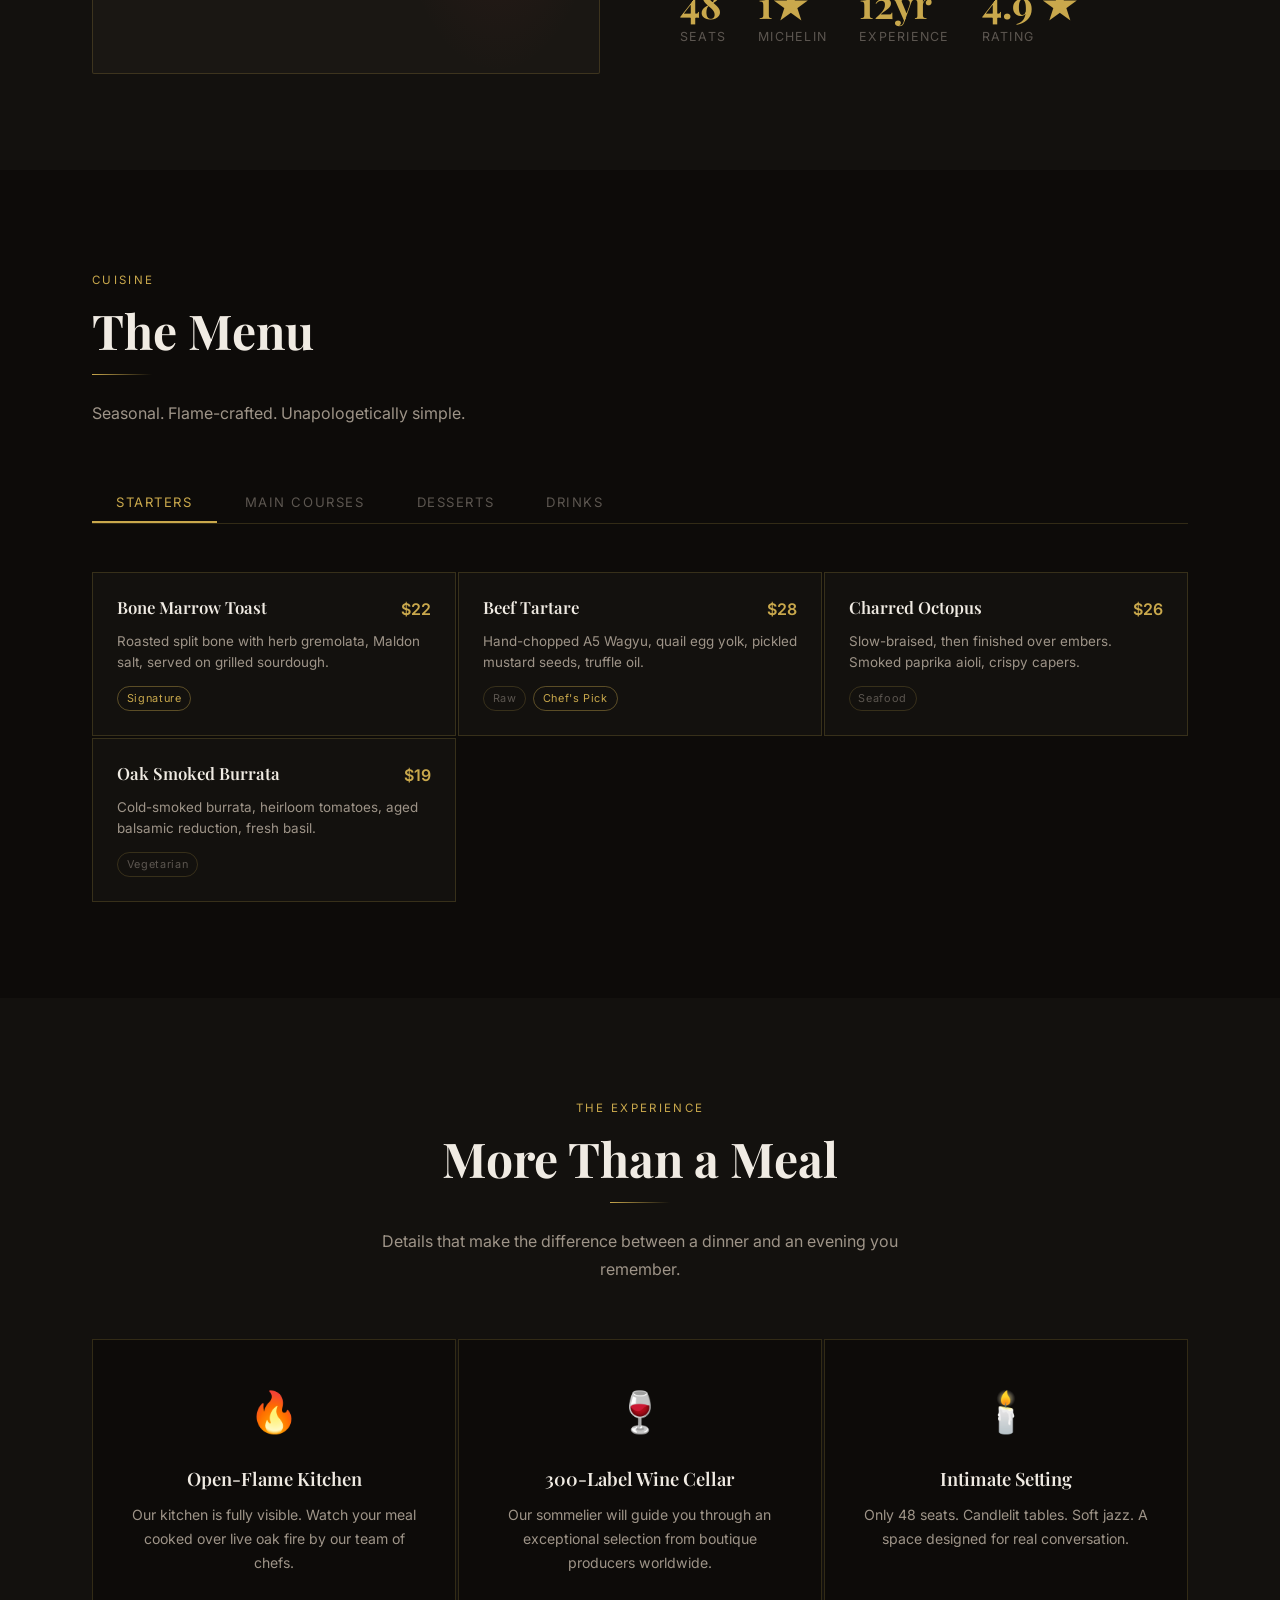
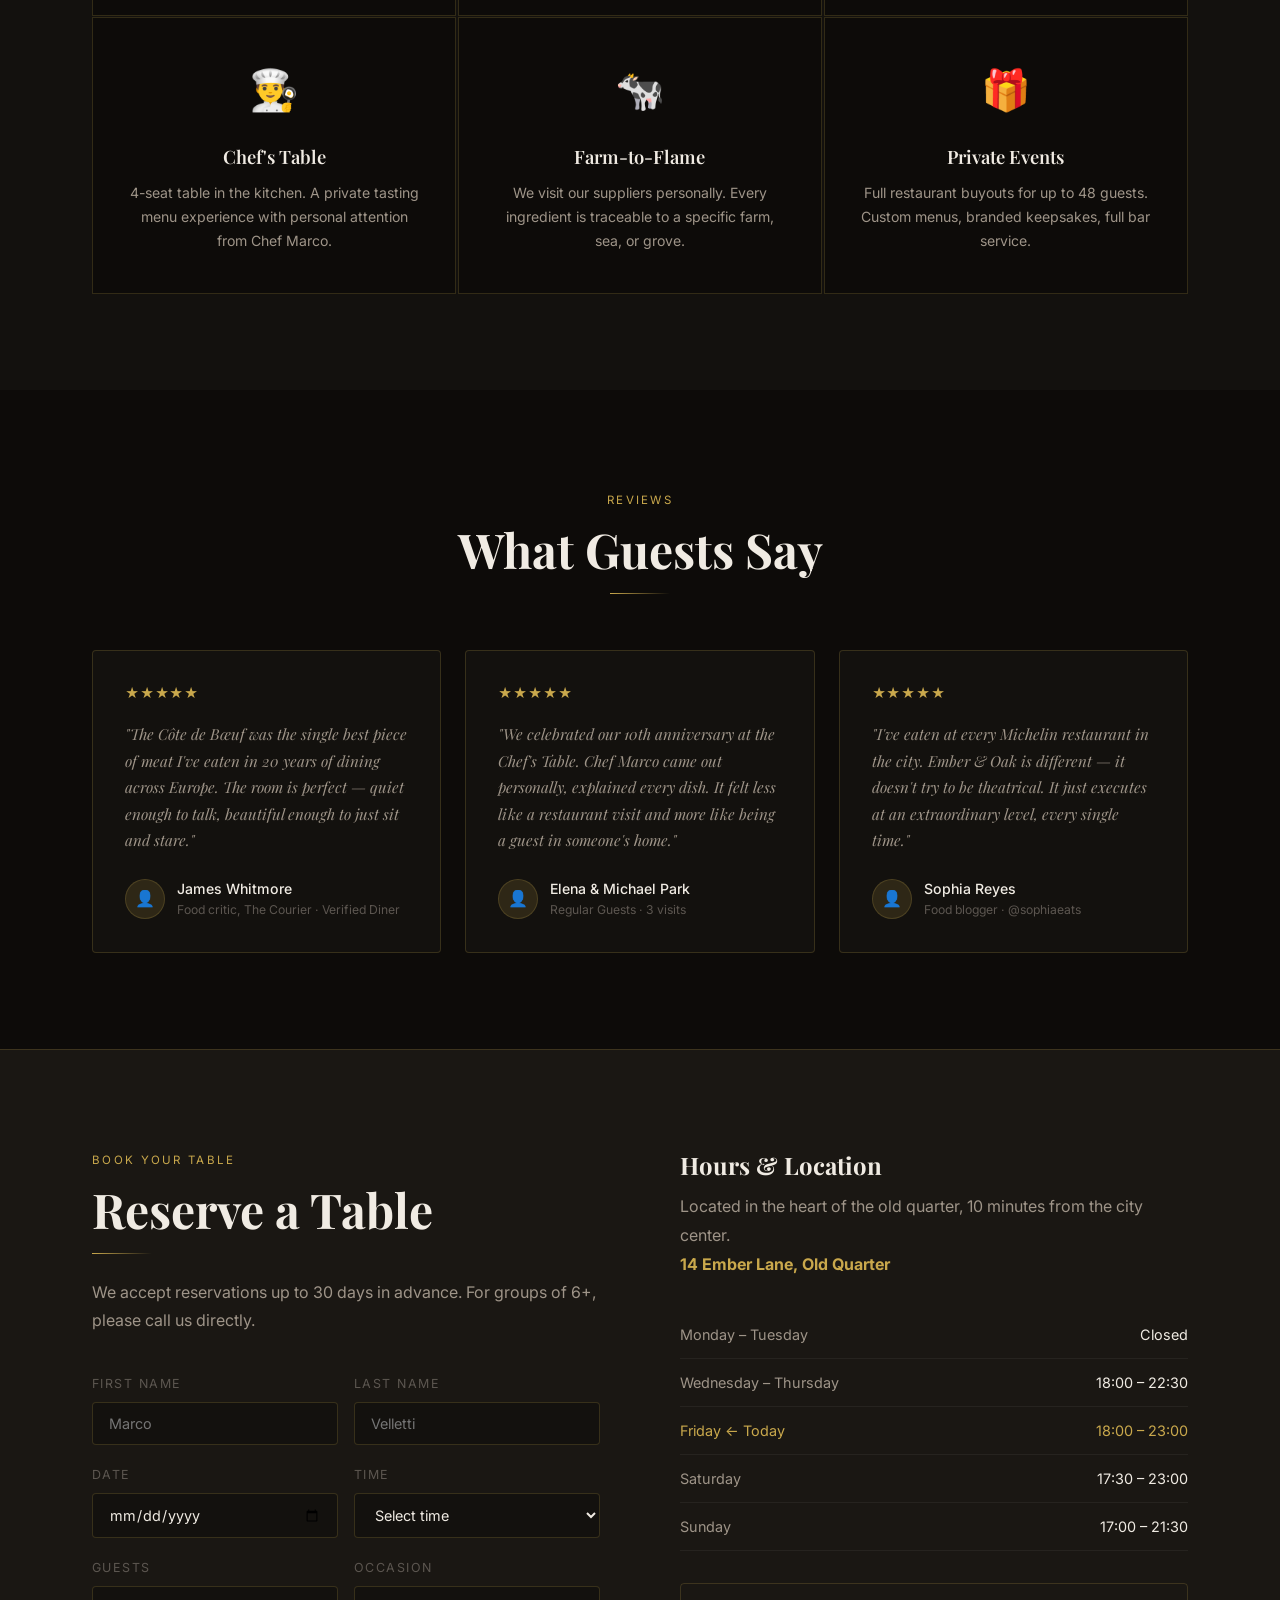
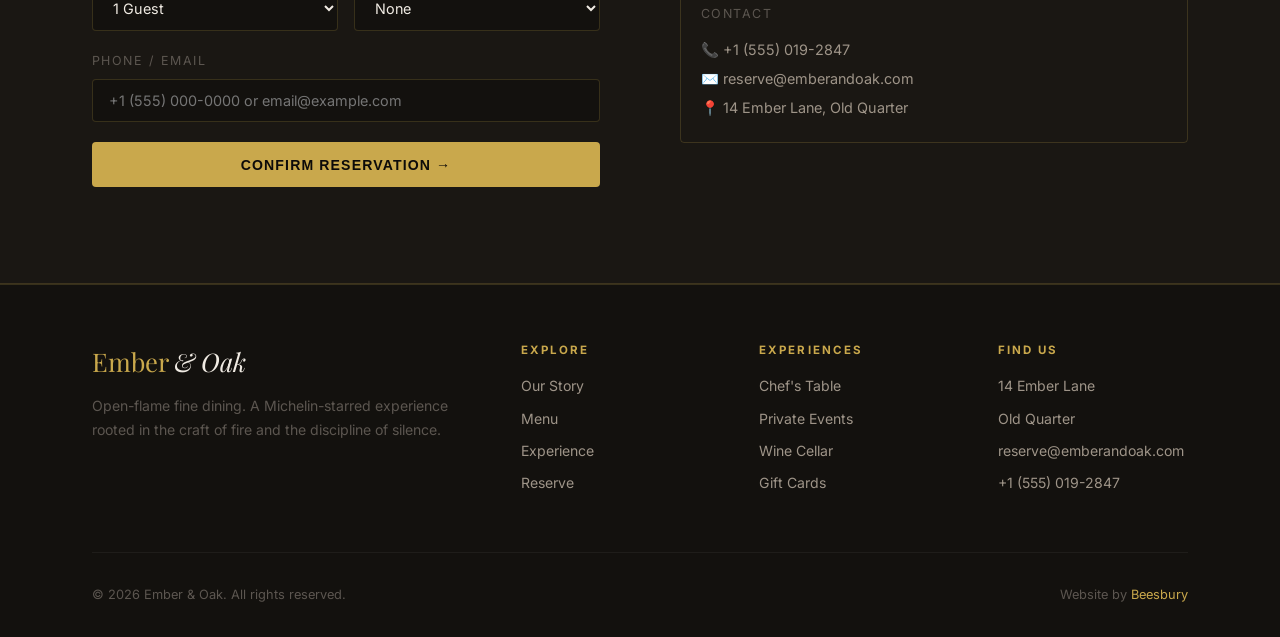
<file: demos/restaurant/index.html>
<!DOCTYPE html>
<html lang="en">
<head>
  <meta charset="UTF-8" />
  <meta name="viewport" content="width=device-width, initial-scale=1.0" />
  <title>Ember & Oak — Fine Dining Restaurant</title>
  <meta name="description" content="Ember & Oak — a fine dining experience where premium cuts meet open-flame cooking. Reserve your table tonight." />
  <link rel="preconnect" href="https://fonts.googleapis.com" />
  <link rel="preconnect" href="https://fonts.gstatic.com" crossorigin />
  <link href="https://fonts.googleapis.com/css2?family=Playfair+Display:ital,wght@0,400;0,600;0,700;1,400;1,600&family=Inter:wght@300;400;500;600&display=swap" rel="stylesheet" />
  <style>
    *, *::before, *::after { box-sizing: border-box; margin: 0; padding: 0; }

    :root {
      --bg: #0d0b09;
      --bg2: #13110e;
      --bg3: #1a1713;
      --gold: #c9a84c;
      --gold-light: #e2c06a;
      --gold-dim: rgba(201, 168, 76, 0.15);
      --text: #f0ebe3;
      --text-dim: #9e9488;
      --text-muted: #5c5650;
      --border: rgba(201, 168, 76, 0.2);
      --red: #b84242;
      --radius: 4px;
    }

    html { scroll-behavior: smooth; }

    body {
      background: var(--bg);
      color: var(--text);
      font-family: 'Inter', sans-serif;
      font-size: 16px;
      line-height: 1.6;
      overflow-x: hidden;
    }

    /* ── SCROLLBAR ── */
    ::-webkit-scrollbar { width: 6px; }
    ::-webkit-scrollbar-track { background: var(--bg); }
    ::-webkit-scrollbar-thumb { background: var(--gold); border-radius: 3px; }

    /* ── NAV ── */
    nav {
      position: fixed; top: 0; left: 0; right: 0; z-index: 100;
      display: flex; align-items: center; justify-content: space-between;
      padding: 1.25rem 4rem;
      background: linear-gradient(180deg, rgba(13,11,9,0.95) 0%, transparent 100%);
      backdrop-filter: blur(8px);
      border-bottom: 1px solid transparent;
      transition: border-color 0.3s, background 0.3s;
    }
    nav.scrolled {
      background: rgba(13,11,9,0.96);
      border-bottom-color: var(--border);
    }
    .nav-logo {
      font-family: 'Playfair Display', serif;
      font-size: 1.4rem;
      font-weight: 700;
      color: var(--gold);
      text-decoration: none;
      letter-spacing: 0.05em;
    }
    .nav-logo span { color: var(--text); font-weight: 400; font-style: italic; }
    .nav-links { display: flex; gap: 2rem; list-style: none; }
    .nav-links a {
      color: var(--text-dim); font-size: 0.85rem; text-decoration: none;
      letter-spacing: 0.1em; text-transform: uppercase; transition: color 0.2s;
    }
    .nav-links a:hover { color: var(--gold); }
    .nav-reserve {
      background: var(--gold); color: var(--bg);
      padding: 0.55rem 1.4rem; border-radius: var(--radius);
      font-size: 0.82rem; font-weight: 600; text-decoration: none;
      letter-spacing: 0.08em; text-transform: uppercase;
      transition: background 0.2s, transform 0.2s;
    }
    .nav-reserve:hover { background: var(--gold-light); transform: translateY(-1px); }

    /* ── HERO ── */
    .hero {
      position: relative; min-height: 100vh;
      display: flex; align-items: center; justify-content: center;
      overflow: hidden; text-align: center;
    }
    .hero-bg {
      position: absolute; inset: 0;
      background:
        radial-gradient(ellipse 80% 60% at 50% 40%, rgba(201,168,76,0.07) 0%, transparent 70%),
        radial-gradient(ellipse 40% 40% at 20% 80%, rgba(184,66,66,0.06) 0%, transparent 60%);
    }
    /* Animated flames */
    .flame-bg {
      position: absolute; inset: 0; overflow: hidden; pointer-events: none;
    }
    .flame {
      position: absolute; bottom: -20px;
      width: 3px; border-radius: 50% 50% 20% 20%;
      animation: flicker linear infinite;
      opacity: 0.4;
    }
    @keyframes flicker {
      0%   { transform: scaleY(1)   scaleX(1)   translateY(0);   opacity: 0.3; }
      25%  { transform: scaleY(1.2) scaleX(0.9) translateY(-8px); opacity: 0.5; }
      50%  { transform: scaleY(0.9) scaleX(1.1) translateY(-4px); opacity: 0.35; }
      75%  { transform: scaleY(1.3) scaleX(0.8) translateY(-12px);opacity: 0.5; }
      100% { transform: scaleY(1)   scaleX(1)   translateY(0);   opacity: 0.3; }
    }
    .hero-badge {
      display: inline-flex; align-items: center; gap: 0.5rem;
      background: var(--gold-dim); border: 1px solid var(--border);
      padding: 0.4rem 1rem; border-radius: 50px;
      font-size: 0.78rem; color: var(--gold); letter-spacing: 0.12em;
      text-transform: uppercase; margin-bottom: 1.5rem;
    }
    .badge-flame { font-size: 0.9rem; }
    .hero-title {
      font-family: 'Playfair Display', serif;
      font-size: clamp(3.5rem, 8vw, 6.5rem);
      font-weight: 700; line-height: 1.05;
      margin-bottom: 0.3rem;
    }
    .hero-title em {
      display: block; font-style: italic; font-weight: 400;
      color: var(--gold); font-size: 0.65em;
    }
    .hero-subtitle {
      font-size: clamp(0.9rem, 1.5vw, 1.05rem);
      color: var(--text-dim); max-width: 480px; margin: 1.2rem auto 2.5rem;
      line-height: 1.7;
    }
    .hero-actions { display: flex; gap: 1rem; justify-content: center; flex-wrap: wrap; }
    .btn-gold {
      background: var(--gold); color: var(--bg);
      padding: 0.85rem 2.2rem; border-radius: var(--radius);
      font-size: 0.88rem; font-weight: 600; text-decoration: none;
      letter-spacing: 0.08em; text-transform: uppercase;
      transition: background 0.2s, transform 0.15s, box-shadow 0.2s;
      box-shadow: 0 4px 24px rgba(201,168,76,0.25);
    }
    .btn-gold:hover { background: var(--gold-light); transform: translateY(-2px); box-shadow: 0 8px 32px rgba(201,168,76,0.35); }
    .btn-outline {
      background: transparent; color: var(--text);
      padding: 0.85rem 2.2rem; border-radius: var(--radius);
      border: 1px solid var(--border);
      font-size: 0.88rem; font-weight: 500; text-decoration: none;
      letter-spacing: 0.08em; text-transform: uppercase;
      transition: border-color 0.2s, color 0.2s, transform 0.15s;
    }
    .btn-outline:hover { border-color: var(--gold); color: var(--gold); transform: translateY(-2px); }
    .hero-scroll {
      position: absolute; bottom: 2.5rem; left: 50%; transform: translateX(-50%);
      display: flex; flex-direction: column; align-items: center; gap: 0.5rem;
      color: var(--text-muted); font-size: 0.72rem; letter-spacing: 0.15em; text-transform: uppercase;
    }
    .scroll-dot {
      width: 1px; height: 40px;
      background: linear-gradient(180deg, var(--gold) 0%, transparent 100%);
      animation: scrollPulse 2s ease-in-out infinite;
    }
    @keyframes scrollPulse { 0%,100%{opacity:0.3;transform:scaleY(1)} 50%{opacity:1;transform:scaleY(1.2)} }

    /* ── SECTION BASE ── */
    section { padding: 6rem 0; }
    .container { max-width: 1160px; margin: 0 auto; padding: 0 2rem; }
    .section-tag {
      display: inline-block;
      font-size: 0.72rem; color: var(--gold); letter-spacing: 0.2em; text-transform: uppercase;
      margin-bottom: 0.8rem;
    }
    .section-title {
      font-family: 'Playfair Display', serif;
      font-size: clamp(2rem, 4vw, 3rem); font-weight: 700;
      line-height: 1.15; margin-bottom: 1rem;
    }
    .section-desc { color: var(--text-dim); max-width: 520px; line-height: 1.75; }
    .section-header { margin-bottom: 3.5rem; }
    .section-header.center { text-align: center; }
    .section-header.center .section-desc { margin: 0 auto; }
    .divider {
      width: 60px; height: 1px;
      background: linear-gradient(90deg, var(--gold) 0%, transparent 100%);
      margin: 1rem 0 1.5rem;
    }
    .divider.center { margin: 1rem auto 1.5rem; }

    /* ── ABOUT ── */
    .about { background: var(--bg2); }
    .about-grid { display: grid; grid-template-columns: 1fr 1fr; gap: 5rem; align-items: center; }
    .about-visual {
      position: relative;
      aspect-ratio: 4/5;
      background: var(--bg3);
      border-radius: 2px;
      overflow: hidden;
      border: 1px solid var(--border);
    }
    .about-visual-inner {
      position: absolute; inset: 0;
      background:
        radial-gradient(ellipse 60% 50% at 50% 30%, rgba(201,168,76,0.12) 0%, transparent 60%),
        radial-gradient(ellipse 40% 60% at 80% 70%, rgba(184,66,66,0.1) 0%, transparent 50%);
      display: flex; flex-direction: column;
      align-items: center; justify-content: center; gap: 1.5rem; padding: 2rem;
    }
    .dish-icon { font-size: 5rem; filter: drop-shadow(0 0 30px rgba(201,168,76,0.4)); }
    .dish-caption {
      font-family: 'Playfair Display', serif; font-style: italic;
      font-size: 1.1rem; color: var(--text-dim); text-align: center;
    }
    .about-stats { display: flex; gap: 2rem; margin-top: 2.5rem; flex-wrap: wrap; }
    .about-stat strong {
      display: block;
      font-family: 'Playfair Display', serif;
      font-size: 2.4rem; color: var(--gold); line-height: 1;
    }
    .about-stat small { font-size: 0.78rem; color: var(--text-muted); letter-spacing: 0.1em; text-transform: uppercase; }
    .about-text p { color: var(--text-dim); line-height: 1.8; margin-bottom: 1rem; }

    /* ── MENU ── */
    .menu-tabs { display: flex; gap: 0.25rem; margin-bottom: 3rem; border-bottom: 1px solid var(--border); }
    .menu-tab {
      padding: 0.7rem 1.5rem; cursor: pointer;
      font-size: 0.82rem; letter-spacing: 0.12em; text-transform: uppercase;
      color: var(--text-muted); border-bottom: 2px solid transparent;
      transition: color 0.2s, border-color 0.2s;
      background: none; border-top: none; border-left: none; border-right: none;
      font-family: 'Inter', sans-serif;
    }
    .menu-tab.active { color: var(--gold); border-bottom-color: var(--gold); }
    .menu-tab:hover { color: var(--text); }
    .menu-panel { display: none; }
    .menu-panel.active { display: block; }
    .menu-grid { display: grid; grid-template-columns: repeat(auto-fill, minmax(320px, 1fr)); gap: 1.5px; }
    .menu-item {
      background: var(--bg2); padding: 1.5rem;
      border: 1px solid var(--border);
      transition: border-color 0.2s, background 0.2s;
    }
    .menu-item:hover { border-color: rgba(201,168,76,0.5); background: var(--bg3); }
    .menu-item-top { display: flex; justify-content: space-between; align-items: flex-start; gap: 1rem; margin-bottom: 0.5rem; }
    .menu-item-name {
      font-family: 'Playfair Display', serif;
      font-size: 1.05rem; font-weight: 600; line-height: 1.3;
    }
    .menu-item-price {
      color: var(--gold); font-weight: 600; font-size: 1rem; white-space: nowrap;
    }
    .menu-item-desc { color: var(--text-dim); font-size: 0.84rem; line-height: 1.6; }
    .menu-item-tags { display: flex; gap: 0.4rem; margin-top: 0.75rem; flex-wrap: wrap; }
    .menu-tag {
      font-size: 0.68rem; padding: 0.2rem 0.55rem;
      border: 1px solid var(--border); color: var(--text-muted);
      border-radius: 50px; letter-spacing: 0.06em;
    }
    .menu-tag.signature { border-color: rgba(201,168,76,0.4); color: var(--gold); }

    /* ── EXPERIENCE ── */
    .experience { background: var(--bg2); }
    .exp-grid { display: grid; grid-template-columns: repeat(3, 1fr); gap: 1.5px; }
    .exp-card {
      background: var(--bg); padding: 2.5rem 2rem;
      border: 1px solid var(--border); text-align: center;
      transition: background 0.2s, border-color 0.2s, transform 0.2s;
    }
    .exp-card:hover { background: var(--bg3); border-color: rgba(201,168,76,0.5); transform: translateY(-4px); }
    .exp-icon { font-size: 2.5rem; margin-bottom: 1.25rem; }
    .exp-title {
      font-family: 'Playfair Display', serif;
      font-size: 1.15rem; font-weight: 600; margin-bottom: 0.6rem;
    }
    .exp-desc { color: var(--text-dim); font-size: 0.88rem; line-height: 1.7; }

    /* ── RESERVATION ── */
    .reservation { background: var(--bg3); border-top: 1px solid var(--border); border-bottom: 1px solid var(--border); }
    .reservation-wrapper { display: grid; grid-template-columns: 1fr 1fr; gap: 5rem; align-items: start; }
    .form-group { margin-bottom: 1.25rem; }
    .form-group label {
      display: block; font-size: 0.78rem; color: var(--text-muted);
      letter-spacing: 0.12em; text-transform: uppercase; margin-bottom: 0.5rem;
    }
    .form-group input,
    .form-group select,
    .form-group textarea {
      width: 100%; background: var(--bg2);
      border: 1px solid var(--border); border-radius: var(--radius);
      padding: 0.75rem 1rem; color: var(--text);
      font-family: 'Inter', sans-serif; font-size: 0.9rem;
      transition: border-color 0.2s, box-shadow 0.2s; outline: none;
    }
    .form-group input:focus,
    .form-group select:focus,
    .form-group textarea:focus {
      border-color: var(--gold); box-shadow: 0 0 0 3px rgba(201,168,76,0.1);
    }
    .form-group select option { background: var(--bg2); }
    .form-row-2 { display: grid; grid-template-columns: 1fr 1fr; gap: 1rem; }
    .form-submit {
      width: 100%; background: var(--gold); color: var(--bg);
      border: none; padding: 0.9rem; border-radius: var(--radius);
      font-size: 0.88rem; font-weight: 600; cursor: pointer;
      letter-spacing: 0.08em; text-transform: uppercase;
      transition: background 0.2s, transform 0.15s;
    }
    .form-submit:hover { background: var(--gold-light); transform: translateY(-1px); }
    .reservation-info h3 {
      font-family: 'Playfair Display', serif;
      font-size: 1.5rem; margin-bottom: 0.5rem;
    }
    .reservation-info p { color: var(--text-dim); line-height: 1.8; margin-bottom: 2rem; }
    .hours-list { list-style: none; }
    .hours-list li {
      display: flex; justify-content: space-between;
      padding: 0.75rem 0; border-bottom: 1px solid rgba(255,255,255,0.05);
      font-size: 0.9rem; color: var(--text-dim);
    }
    .hours-list li span:last-child { color: var(--text); }
    .hours-list li.today span { color: var(--gold); }

    /* ── TESTIMONIALS ── */
    .testimonials { background: var(--bg); }
    .testimonials-grid { display: grid; grid-template-columns: repeat(3, 1fr); gap: 1.5rem; }
    .testimonial-card {
      background: var(--bg2); border: 1px solid var(--border);
      padding: 2rem; border-radius: var(--radius);
      transition: border-color 0.2s;
    }
    .testimonial-card:hover { border-color: rgba(201,168,76,0.4); }
    .stars { color: var(--gold); font-size: 0.85rem; letter-spacing: 0.05rem; margin-bottom: 1rem; }
    .testimonial-text {
      font-family: 'Playfair Display', serif; font-style: italic;
      color: var(--text-dim); line-height: 1.75; margin-bottom: 1.5rem;
      font-size: 0.95rem;
    }
    .testimonial-author { display: flex; align-items: center; gap: 0.75rem; }
    .author-avatar {
      width: 40px; height: 40px; border-radius: 50%;
      background: var(--gold-dim); border: 1px solid var(--border);
      display: flex; align-items: center; justify-content: center;
      font-size: 1rem;
    }
    .author-name { font-size: 0.88rem; font-weight: 500; }
    .author-meta { font-size: 0.76rem; color: var(--text-muted); }

    /* ── FOOTER ── */
    footer {
      background: var(--bg2); border-top: 1px solid var(--border);
      padding: 3.5rem 0 2rem;
    }
    .footer-grid { display: grid; grid-template-columns: 2fr 1fr 1fr 1fr; gap: 3rem; margin-bottom: 3rem; }
    .footer-brand-name {
      font-family: 'Playfair Display', serif;
      font-size: 1.6rem; color: var(--gold); margin-bottom: 0.75rem;
    }
    .footer-brand-name em { font-style: italic; color: var(--text); font-weight: 400; }
    .footer-brand-desc { color: var(--text-muted); font-size: 0.88rem; line-height: 1.7; }
    .footer-col h5 {
      font-size: 0.72rem; letter-spacing: 0.18em; text-transform: uppercase;
      color: var(--gold); margin-bottom: 1rem;
    }
    .footer-col a {
      display: block; color: var(--text-dim); text-decoration: none;
      font-size: 0.88rem; margin-bottom: 0.6rem; transition: color 0.2s;
    }
    .footer-col a:hover { color: var(--text); }
    .footer-bottom {
      border-top: 1px solid rgba(255,255,255,0.05);
      padding-top: 2rem;
      display: flex; justify-content: space-between; align-items: center;
      font-size: 0.8rem; color: var(--text-muted);
    }
    .demo-banner {
      background: rgba(201,168,76,0.1); border-top: 1px solid var(--border);
      padding: 0.7rem; text-align: center;
      font-size: 0.78rem; color: var(--text-dim); letter-spacing: 0.05em;
    }
    .demo-banner a { color: var(--gold); text-decoration: none; }
    .demo-banner a:hover { text-decoration: underline; }

    /* ── RESPONSIVE ── */
    @media (max-width: 900px) {
      nav { padding: 1rem 2rem; }
      .nav-links { display: none; }
      .about-grid, .reservation-wrapper { grid-template-columns: 1fr; gap: 3rem; }
      .exp-grid { grid-template-columns: 1fr; }
      .testimonials-grid { grid-template-columns: 1fr; }
      .footer-grid { grid-template-columns: 1fr 1fr; gap: 2rem; }
    }
    @media (max-width: 600px) {
      .hero-title { font-size: 2.8rem; }
      .footer-grid { grid-template-columns: 1fr; }
      .footer-bottom { flex-direction: column; gap: 0.5rem; text-align: center; }
      .form-row-2 { grid-template-columns: 1fr; }
    }
  </style>
</head>
<body>

  <!-- Demo banner -->
  <div class="demo-banner">
    🎨 Demo site — built by <a href="../../index.html">Beesbury</a>. Want a site like this? <a href="../../index.html#contact">Contact us →</a>
  </div>

  <!-- NAV -->
  <nav id="nav">
    <a href="#home" class="nav-logo">Ember <span>&amp; Oak</span></a>
    <ul class="nav-links">
      <li><a href="#about">Our Story</a></li>
      <li><a href="#menu">Menu</a></li>
      <li><a href="#experience">Experience</a></li>
      <li><a href="#reservation">Reserve</a></li>
    </ul>
    <a href="#reservation" class="nav-reserve">Reserve a Table</a>
  </nav>

  <!-- HERO -->
  <section class="hero" id="home">
    <div class="hero-bg"></div>
    <div class="flame-bg" id="flameBg"></div>
    <div style="position:relative; z-index:2;">
      <div class="hero-badge">
        <span class="badge-flame">🔥</span>
        Open-Flame Fine Dining
      </div>
      <h1 class="hero-title">
        Ember<br />
        <em>&amp; Oak</em>
      </h1>
      <p class="hero-subtitle">
        Where premium aged cuts meet the ancient craft of open-fire cooking.
        A dining experience forged in flame, refined in silence.
      </p>
      <div class="hero-actions">
        <a href="#reservation" class="btn-gold">Reserve a Table</a>
        <a href="#menu" class="btn-outline">View Menu</a>
      </div>
    </div>
    <div class="hero-scroll">
      <span>Scroll</span>
      <div class="scroll-dot"></div>
    </div>
  </section>

  <!-- ABOUT -->
  <section class="about" id="about">
    <div class="container">
      <div class="about-grid">
        <div class="about-visual">
          <div class="about-visual-inner">
            <div class="dish-icon">🥩</div>
            <div class="dish-caption">"Every cut tells a story of patience."</div>
            <div style="display:flex; gap:1rem; flex-wrap:wrap; justify-content:center; margin-top:1rem;">
              <div style="text-align:center; padding:0.75rem 1.25rem; border:1px solid var(--border); border-radius:4px;">
                <div style="font-family:'Playfair Display',serif; font-size:1.8rem; color:var(--gold);">12+</div>
                <div style="font-size:0.7rem; color:var(--text-muted); text-transform:uppercase; letter-spacing:0.1em;">Years of craft</div>
              </div>
              <div style="text-align:center; padding:0.75rem 1.25rem; border:1px solid var(--border); border-radius:4px;">
                <div style="font-family:'Playfair Display',serif; font-size:1.8rem; color:var(--gold);">🏆</div>
                <div style="font-size:0.7rem; color:var(--text-muted); text-transform:uppercase; letter-spacing:0.1em;">Michelin Starred</div>
              </div>
              <div style="text-align:center; padding:0.75rem 1.25rem; border:1px solid var(--border); border-radius:4px;">
                <div style="font-family:'Playfair Display',serif; font-size:1.8rem; color:var(--gold);">48</div>
                <div style="font-size:0.7rem; color:var(--text-muted); text-transform:uppercase; letter-spacing:0.1em;">Seats only</div>
              </div>
            </div>
          </div>
        </div>
        <div class="about-text">
          <span class="section-tag">Our Story</span>
          <h2 class="section-title">Born from flame,<br />perfected by time.</h2>
          <div class="divider"></div>
          <p>Ember & Oak was founded on a singular belief: that great food needs nothing more than exceptional ingredients and honest fire. We source dry-aged beef from regenerative farms, pair it with wood harvested from our own oak grove, and let the flame do the rest.</p>
          <p>Our kitchen is led by Chef Marco Velletti, who trained under three Michelin-starred chefs across Florence, Tokyo, and Buenos Aires before bringing that knowledge home to a single, intimate dining room of 48 seats.</p>
          <p>Every service is a ritual. We don't rush. We don't compromise.</p>
          <div class="about-stats">
            <div class="about-stat">
              <strong>48</strong>
              <small>Seats</small>
            </div>
            <div class="about-stat">
              <strong>1★</strong>
              <small>Michelin</small>
            </div>
            <div class="about-stat">
              <strong>12yr</strong>
              <small>Experience</small>
            </div>
            <div class="about-stat">
              <strong>4.9 ★</strong>
              <small>Rating</small>
            </div>
          </div>
        </div>
      </div>
    </div>
  </section>

  <!-- MENU -->
  <section id="menu" style="background: var(--bg);">
    <div class="container">
      <div class="section-header">
        <span class="section-tag">Cuisine</span>
        <h2 class="section-title">The Menu</h2>
        <div class="divider"></div>
        <p class="section-desc">Seasonal. Flame-crafted. Unapologetically simple.</p>
      </div>

      <div class="menu-tabs">
        <button class="menu-tab active" onclick="switchTab(event,'starters')">Starters</button>
        <button class="menu-tab" onclick="switchTab(event,'mains')">Main Courses</button>
        <button class="menu-tab" onclick="switchTab(event,'desserts')">Desserts</button>
        <button class="menu-tab" onclick="switchTab(event,'drinks')">Drinks</button>
      </div>

      <div class="menu-panel active" id="tab-starters">
        <div class="menu-grid">
          <div class="menu-item">
            <div class="menu-item-top"><span class="menu-item-name">Bone Marrow Toast</span><span class="menu-item-price">$22</span></div>
            <p class="menu-item-desc">Roasted split bone with herb gremolata, Maldon salt, served on grilled sourdough.</p>
            <div class="menu-item-tags"><span class="menu-tag signature">Signature</span></div>
          </div>
          <div class="menu-item">
            <div class="menu-item-top"><span class="menu-item-name">Beef Tartare</span><span class="menu-item-price">$28</span></div>
            <p class="menu-item-desc">Hand-chopped A5 Wagyu, quail egg yolk, pickled mustard seeds, truffle oil.</p>
            <div class="menu-item-tags"><span class="menu-tag">Raw</span><span class="menu-tag signature">Chef's Pick</span></div>
          </div>
          <div class="menu-item">
            <div class="menu-item-top"><span class="menu-item-name">Charred Octopus</span><span class="menu-item-price">$26</span></div>
            <p class="menu-item-desc">Slow-braised, then finished over embers. Smoked paprika aioli, crispy capers.</p>
            <div class="menu-item-tags"><span class="menu-tag">Seafood</span></div>
          </div>
          <div class="menu-item">
            <div class="menu-item-top"><span class="menu-item-name">Oak Smoked Burrata</span><span class="menu-item-price">$19</span></div>
            <p class="menu-item-desc">Cold-smoked burrata, heirloom tomatoes, aged balsamic reduction, fresh basil.</p>
            <div class="menu-item-tags"><span class="menu-tag">Vegetarian</span></div>
          </div>
        </div>
      </div>

      <div class="menu-panel" id="tab-mains">
        <div class="menu-grid">
          <div class="menu-item">
            <div class="menu-item-top"><span class="menu-item-name">Dry-Aged Côte de Bœuf</span><span class="menu-item-price">$95</span></div>
            <p class="menu-item-desc">45-day dry-aged ribeye (600g) cooked over oak embers, served with bone marrow jus and triple-cooked chips.</p>
            <div class="menu-item-tags"><span class="menu-tag signature">Signature</span><span class="menu-tag">For Two</span></div>
          </div>
          <div class="menu-item">
            <div class="menu-item-top"><span class="menu-item-name">A5 Wagyu Striploin</span><span class="menu-item-price">$120</span></div>
            <p class="menu-item-desc">200g A5 Japanese Wagyu, wasabi crème, charred spring onion, ponzu jelly.</p>
            <div class="menu-item-tags"><span class="menu-tag signature">Premium</span></div>
          </div>
          <div class="menu-item">
            <div class="menu-item-top"><span class="menu-item-name">Lamb Rack</span><span class="menu-item-price">$58</span></div>
            <p class="menu-item-desc">Herb-crusted rack of lamb, roasted garlic purée, ember-roasted root vegetables.</p>
            <div class="menu-item-tags"><span class="menu-tag">Seasonal</span></div>
          </div>
          <div class="menu-item">
            <div class="menu-item-top"><span class="menu-item-name">Wild Sea Bass</span><span class="menu-item-price">$52</span></div>
            <p class="menu-item-desc">Whole roasted over flame, charred lemon beurre blanc, fennel &amp; dill salad.</p>
            <div class="menu-item-tags"><span class="menu-tag">Seafood</span><span class="menu-tag">Seasonal</span></div>
          </div>
          <div class="menu-item">
            <div class="menu-item-top"><span class="menu-item-name">Truffle Risotto</span><span class="menu-item-price">$44</span></div>
            <p class="menu-item-desc">Carnaroli rice, black truffle, aged Parmigiano-Reggiano, smoked butter.</p>
            <div class="menu-item-tags"><span class="menu-tag">Vegetarian</span></div>
          </div>
          <div class="menu-item">
            <div class="menu-item-top"><span class="menu-item-name">Tomahawk Steak</span><span class="menu-item-price">$145</span></div>
            <p class="menu-item-desc">Long-bone tomahawk, 30-day aged, seared over live fire. Seasonal accompaniments.</p>
            <div class="menu-item-tags"><span class="menu-tag signature">Tableside Service</span><span class="menu-tag">For Two</span></div>
          </div>
        </div>
      </div>

      <div class="menu-panel" id="tab-desserts">
        <div class="menu-grid">
          <div class="menu-item">
            <div class="menu-item-top"><span class="menu-item-name">Ember Crème Brûlée</span><span class="menu-item-price">$16</span></div>
            <p class="menu-item-desc">Classic vanilla custard, torched tableside with demerara crust. Seasonal berries.</p>
            <div class="menu-item-tags"><span class="menu-tag signature">Tableside</span></div>
          </div>
          <div class="menu-item">
            <div class="menu-item-top"><span class="menu-item-name">Dark Chocolate Fondant</span><span class="menu-item-price">$18</span></div>
            <p class="menu-item-desc">72% dark chocolate, salted caramel core, oak-smoked ice cream.</p>
            <div class="menu-item-tags"><span class="menu-tag signature">Chef's Pick</span></div>
          </div>
          <div class="menu-item">
            <div class="menu-item-top"><span class="menu-item-name">Cheese Selection</span><span class="menu-item-price">$24</span></div>
            <p class="menu-item-desc">Curated selection of 4 aged cheeses, house-made quince paste, walnuts, sourdough crackers.</p>
            <div class="menu-item-tags"></div>
          </div>
        </div>
      </div>

      <div class="menu-panel" id="tab-drinks">
        <div class="menu-grid">
          <div class="menu-item">
            <div class="menu-item-top"><span class="menu-item-name">Ember Old Fashioned</span><span class="menu-item-price">$18</span></div>
            <p class="menu-item-desc">Bourbon, activated charcoal syrup, smoked cherry bitters, charred orange peel.</p>
            <div class="menu-item-tags"><span class="menu-tag signature">Signature</span></div>
          </div>
          <div class="menu-item">
            <div class="menu-item-top"><span class="menu-item-name">Oak & Stone Negroni</span><span class="menu-item-price">$17</span></div>
            <p class="menu-item-desc">Aged gin, oak-infused Campari, sweet vermouth. Served over hand-chipped ice block.</p>
            <div class="menu-item-tags"><span class="menu-tag signature">Signature</span></div>
          </div>
          <div class="menu-item">
            <div class="menu-item-top"><span class="menu-item-name">Wine Pairing (5 courses)</span><span class="menu-item-price">$75</span></div>
            <p class="menu-item-desc">Sommelier-curated pairing from our 300-label cellar. Old world &amp; new world selections.</p>
            <div class="menu-item-tags"><span class="menu-tag">Per Person</span></div>
          </div>
          <div class="menu-item">
            <div class="menu-item-top"><span class="menu-item-name">Non-Alcoholic Pairing</span><span class="menu-item-price">$38</span></div>
            <p class="menu-item-desc">House-crafted botanical infusions, pressed juices and fermented tonics. 5 courses.</p>
            <div class="menu-item-tags"></div>
          </div>
        </div>
      </div>
    </div>
  </section>

  <!-- EXPERIENCE -->
  <section class="experience" id="experience">
    <div class="container">
      <div class="section-header center">
        <span class="section-tag">The Experience</span>
        <h2 class="section-title">More Than a Meal</h2>
        <div class="divider center"></div>
        <p class="section-desc">Details that make the difference between a dinner and an evening you remember.</p>
      </div>
      <div class="exp-grid">
        <div class="exp-card">
          <div class="exp-icon">🔥</div>
          <h3 class="exp-title">Open-Flame Kitchen</h3>
          <p class="exp-desc">Our kitchen is fully visible. Watch your meal cooked over live oak fire by our team of chefs.</p>
        </div>
        <div class="exp-card">
          <div class="exp-icon">🍷</div>
          <h3 class="exp-title">300-Label Wine Cellar</h3>
          <p class="exp-desc">Our sommelier will guide you through an exceptional selection from boutique producers worldwide.</p>
        </div>
        <div class="exp-card">
          <div class="exp-icon">🕯️</div>
          <h3 class="exp-title">Intimate Setting</h3>
          <p class="exp-desc">Only 48 seats. Candlelit tables. Soft jazz. A space designed for real conversation.</p>
        </div>
        <div class="exp-card">
          <div class="exp-icon">👨‍🍳</div>
          <h3 class="exp-title">Chef's Table</h3>
          <p class="exp-desc">4-seat table in the kitchen. A private tasting menu experience with personal attention from Chef Marco.</p>
        </div>
        <div class="exp-card">
          <div class="exp-icon">🐄</div>
          <h3 class="exp-title">Farm-to-Flame</h3>
          <p class="exp-desc">We visit our suppliers personally. Every ingredient is traceable to a specific farm, sea, or grove.</p>
        </div>
        <div class="exp-card">
          <div class="exp-icon">🎁</div>
          <h3 class="exp-title">Private Events</h3>
          <p class="exp-desc">Full restaurant buyouts for up to 48 guests. Custom menus, branded keepsakes, full bar service.</p>
        </div>
      </div>
    </div>
  </section>

  <!-- TESTIMONIALS -->
  <section class="testimonials">
    <div class="container">
      <div class="section-header center">
        <span class="section-tag">Reviews</span>
        <h2 class="section-title">What Guests Say</h2>
        <div class="divider center"></div>
      </div>
      <div class="testimonials-grid">
        <div class="testimonial-card">
          <div class="stars">★★★★★</div>
          <p class="testimonial-text">"The Côte de Bœuf was the single best piece of meat I've eaten in 20 years of dining across Europe. The room is perfect — quiet enough to talk, beautiful enough to just sit and stare."</p>
          <div class="testimonial-author">
            <div class="author-avatar">👤</div>
            <div>
              <div class="author-name">James Whitmore</div>
              <div class="author-meta">Food critic, The Courier · Verified Diner</div>
            </div>
          </div>
        </div>
        <div class="testimonial-card">
          <div class="stars">★★★★★</div>
          <p class="testimonial-text">"We celebrated our 10th anniversary at the Chef's Table. Chef Marco came out personally, explained every dish. It felt less like a restaurant visit and more like being a guest in someone's home."</p>
          <div class="testimonial-author">
            <div class="author-avatar">👤</div>
            <div>
              <div class="author-name">Elena & Michael Park</div>
              <div class="author-meta">Regular Guests · 3 visits</div>
            </div>
          </div>
        </div>
        <div class="testimonial-card">
          <div class="stars">★★★★★</div>
          <p class="testimonial-text">"I've eaten at every Michelin restaurant in the city. Ember & Oak is different — it doesn't try to be theatrical. It just executes at an extraordinary level, every single time."</p>
          <div class="testimonial-author">
            <div class="author-avatar">👤</div>
            <div>
              <div class="author-name">Sophia Reyes</div>
              <div class="author-meta">Food blogger · @sophiaeats</div>
            </div>
          </div>
        </div>
      </div>
    </div>
  </section>

  <!-- RESERVATION -->
  <section class="reservation" id="reservation">
    <div class="container">
      <div class="reservation-wrapper">
        <div>
          <span class="section-tag">Book Your Table</span>
          <h2 class="section-title">Reserve a Table</h2>
          <div class="divider"></div>
          <p class="section-desc" style="margin-bottom:2.5rem;">We accept reservations up to 30 days in advance. For groups of 6+, please call us directly.</p>
          <form onsubmit="handleReservation(event)">
            <div class="form-row-2">
              <div class="form-group">
                <label>First Name</label>
                <input type="text" placeholder="Marco" required />
              </div>
              <div class="form-group">
                <label>Last Name</label>
                <input type="text" placeholder="Velletti" required />
              </div>
            </div>
            <div class="form-row-2">
              <div class="form-group">
                <label>Date</label>
                <input type="date" required />
              </div>
              <div class="form-group">
                <label>Time</label>
                <select required>
                  <option value="">Select time</option>
                  <option>18:00</option><option>18:30</option>
                  <option>19:00</option><option>19:30</option>
                  <option>20:00</option><option>20:30</option>
                  <option>21:00</option>
                </select>
              </div>
            </div>
            <div class="form-row-2">
              <div class="form-group">
                <label>Guests</label>
                <select required>
                  <option>1 Guest</option><option>2 Guests</option>
                  <option>3 Guests</option><option>4 Guests</option>
                  <option>5 Guests</option>
                </select>
              </div>
              <div class="form-group">
                <label>Occasion</label>
                <select>
                  <option>None</option><option>Anniversary</option>
                  <option>Birthday</option><option>Business Dinner</option>
                  <option>Proposal</option><option>Other</option>
                </select>
              </div>
            </div>
            <div class="form-group">
              <label>Phone / Email</label>
              <input type="text" placeholder="+1 (555) 000-0000 or email@example.com" required />
            </div>
            <button type="submit" class="form-submit">Confirm Reservation →</button>
            <div id="resNotice" style="margin-top:0.75rem; font-size:0.85rem; color:var(--gold); display:none;">
              ✅ Request received! We'll confirm within 2 hours.
            </div>
          </form>
        </div>
        <div class="reservation-info">
          <h3>Hours & Location</h3>
          <p>Located in the heart of the old quarter, 10 minutes from the city center.<br />
          <strong style="color:var(--gold);">14 Ember Lane, Old Quarter</strong></p>
          <ul class="hours-list">
            <li><span>Monday – Tuesday</span><span>Closed</span></li>
            <li><span>Wednesday – Thursday</span><span>18:00 – 22:30</span></li>
            <li class="today"><span>Friday ← Today</span><span>18:00 – 23:00</span></li>
            <li><span>Saturday</span><span>17:30 – 23:00</span></li>
            <li><span>Sunday</span><span>17:00 – 21:30</span></li>
          </ul>
          <div style="margin-top:2rem; padding:1.25rem; border:1px solid var(--border); border-radius:4px;">
            <div style="font-size:0.78rem; color:var(--text-muted); text-transform:uppercase; letter-spacing:0.12em; margin-bottom:0.75rem;">Contact</div>
            <div style="font-size:0.9rem; color:var(--text-dim); line-height:2;">
              📞 +1 (555) 019-2847<br />
              ✉️ reserve@emberandoak.com<br />
              📍 14 Ember Lane, Old Quarter
            </div>
          </div>
        </div>
      </div>
    </div>
  </section>

  <!-- FOOTER -->
  <footer>
    <div class="container">
      <div class="footer-grid">
        <div>
          <div class="footer-brand-name">Ember <em>&amp; Oak</em></div>
          <p class="footer-brand-desc">Open-flame fine dining. A Michelin-starred experience rooted in the craft of fire and the discipline of silence.</p>
        </div>
        <div class="footer-col">
          <h5>Explore</h5>
          <a href="#about">Our Story</a>
          <a href="#menu">Menu</a>
          <a href="#experience">Experience</a>
          <a href="#reservation">Reserve</a>
        </div>
        <div class="footer-col">
          <h5>Experiences</h5>
          <a href="#">Chef's Table</a>
          <a href="#">Private Events</a>
          <a href="#">Wine Cellar</a>
          <a href="#">Gift Cards</a>
        </div>
        <div class="footer-col">
          <h5>Find Us</h5>
          <a href="#">14 Ember Lane</a>
          <a href="#">Old Quarter</a>
          <a href="#">reserve@emberandoak.com</a>
          <a href="#">+1 (555) 019-2847</a>
        </div>
      </div>
      <div class="footer-bottom">
        <span>© 2026 Ember &amp; Oak. All rights reserved.</span>
        <span>Website by <a href="../../index.html" style="color:var(--gold); text-decoration:none;">Beesbury</a></span>
      </div>
    </div>
  </footer>

  <script>
    // Nav scroll effect
    const nav = document.getElementById('nav');
    window.addEventListener('scroll', () => {
      nav.classList.toggle('scrolled', window.scrollY > 60);
    });

    // Generate flame particles
    const flameBg = document.getElementById('flameBg');
    for (let i = 0; i < 18; i++) {
      const flame = document.createElement('div');
      flame.className = 'flame';
      const h = 40 + Math.random() * 80;
      flame.style.cssText = `
        left: ${Math.random() * 100}%;
        height: ${h}px;
        background: linear-gradient(180deg, rgba(201,168,76,0.7) 0%, rgba(184,66,66,0.4) 60%, transparent 100%);
        animation-duration: ${1.5 + Math.random() * 2}s;
        animation-delay: ${Math.random() * 2}s;
      `;
      flameBg.appendChild(flame);
    }

    // Menu tabs
    function switchTab(e, id) {
      document.querySelectorAll('.menu-tab').forEach(t => t.classList.remove('active'));
      document.querySelectorAll('.menu-panel').forEach(p => p.classList.remove('active'));
      e.target.classList.add('active');
      document.getElementById('tab-' + id).classList.add('active');
    }

    // Reservation form
    function handleReservation(e) {
      e.preventDefault();
      const notice = document.getElementById('resNotice');
      notice.style.display = 'block';
      setTimeout(() => notice.style.display = 'none', 5000);
    }
  </script>
</body>
</html>
</file>
<file: style.css>
/* ─────────────────────────────────────────────────────────────
   RAVEN404 Portfolio — style.css
   Dark tech aesthetic · Neon green accent · Space Grotesk font
───────────────────────────────────────────────────────────── */

/* ── RESET & VARIABLES ─────────────────────────────────────── */
*, *::before, *::after {
  box-sizing: border-box;
  margin: 0;
  padding: 0;
}

:root {
  /* Colors */
  --clr-bg:        #080c10;
  --clr-bg-2:      #0d1117;
  --clr-bg-3:      #111820;
  --clr-surface:   #141c24;
  --clr-border:    #1e2d3d;
  --clr-border-2:  #243040;
  --clr-accent:    #00ff88;
  --clr-accent-2:  #00cc6e;
  --clr-accent-glow: rgba(0, 255, 136, 0.15);
  --clr-cyan:      #00d4ff;
  --clr-yellow:    #ffd700;
  --clr-red:       #ff4444;
  --clr-text:      #e2e8f0;
  --clr-text-muted:#6b7f94;
  --clr-text-dim:  #4a5568;

  /* Typography */
  --font-sans:  'Space Grotesk', system-ui, sans-serif;
  --font-mono:  'JetBrains Mono', 'Fira Code', monospace;

  /* Spacing */
  --section-pad: 6rem 0;
  --container:   1200px;
  --radius:      12px;
  --radius-sm:   8px;

  /* Transitions */
  --transition: 0.25s ease;
}

html {
  scroll-behavior: smooth;
  font-size: 16px;
}

body {
  font-family: var(--font-sans);
  background-color: var(--clr-bg);
  color: var(--clr-text);
  line-height: 1.65;
  overflow-x: hidden;
  -webkit-font-smoothing: antialiased;
}

/* ── UTILITIES ─────────────────────────────────────────────── */
.container {
  width: min(var(--container), 100%);
  margin-inline: auto;
  padding-inline: 1.5rem;
}

.gradient-text {
  background: linear-gradient(135deg, var(--clr-accent), var(--clr-cyan));
  -webkit-background-clip: text;
  -webkit-text-fill-color: transparent;
  background-clip: text;
}

/* ── BUTTONS ────────────────────────────────────────────────── */
.btn {
  display: inline-flex;
  align-items: center;
  gap: 0.4rem;
  font-family: var(--font-sans);
  font-weight: 600;
  font-size: 0.95rem;
  padding: 0.75rem 1.6rem;
  border-radius: var(--radius-sm);
  border: none;
  cursor: pointer;
  text-decoration: none;
  transition: all var(--transition);
  white-space: nowrap;
}

.btn--primary {
  background: var(--clr-accent);
  color: #000;
}
.btn--primary:hover {
  background: var(--clr-accent-2);
  box-shadow: 0 0 20px var(--clr-accent-glow);
  transform: translateY(-1px);
}

.btn--ghost {
  background: transparent;
  color: var(--clr-text);
  border: 1px solid var(--clr-border-2);
}
.btn--ghost:hover {
  border-color: var(--clr-accent);
  color: var(--clr-accent);
  transform: translateY(-1px);
}

.btn--outline {
  background: transparent;
  color: var(--clr-accent);
  border: 1px solid var(--clr-accent);
}
.btn--outline:hover {
  background: var(--clr-accent);
  color: #000;
}

.btn--sm {
  padding: 0.5rem 1.1rem;
  font-size: 0.875rem;
}

.btn--full {
  width: 100%;
  justify-content: center;
}

/* ── NAVIGATION ─────────────────────────────────────────────── */
.nav {
  position: fixed;
  top: 0;
  left: 0;
  right: 0;
  z-index: 100;
  padding: 1rem 0;
  transition: background var(--transition), padding var(--transition), border-color var(--transition);
  border-bottom: 1px solid transparent;
}

.nav.scrolled {
  background: rgba(8, 12, 16, 0.92);
  backdrop-filter: blur(20px);
  -webkit-backdrop-filter: blur(20px);
  border-bottom-color: var(--clr-border);
  padding: 0.7rem 0;
}

.nav__inner {
  display: flex;
  align-items: center;
  justify-content: space-between;
  gap: 2rem;
}

.nav__logo {
  font-family: var(--font-mono);
  font-size: 1.15rem;
  font-weight: 500;
  color: var(--clr-text);
  text-decoration: none;
  letter-spacing: 0.05em;
}
.logo-bracket {
  color: var(--clr-accent);
}

.nav__links {
  display: flex;
  align-items: center;
  gap: 2rem;
  list-style: none;
}

.nav__links a {
  color: var(--clr-text-muted);
  text-decoration: none;
  font-size: 0.9rem;
  font-weight: 500;
  transition: color var(--transition);
}
.nav__links a:not(.btn):hover {
  color: var(--clr-accent);
}

.nav__burger {
  display: none;
  flex-direction: column;
  gap: 5px;
  background: none;
  border: none;
  cursor: pointer;
  padding: 4px;
}
.nav__burger span {
  display: block;
  width: 24px;
  height: 2px;
  background: var(--clr-text);
  border-radius: 2px;
  transition: all var(--transition);
}

/* ── HERO ───────────────────────────────────────────────────── */
.hero {
  position: relative;
  min-height: 100vh;
  display: flex;
  align-items: center;
  overflow: hidden;
  padding-top: 5rem;
}

.hero__grid-bg {
  position: absolute;
  inset: 0;
  background-image:
    linear-gradient(rgba(0, 255, 136, 0.04) 1px, transparent 1px),
    linear-gradient(90deg, rgba(0, 255, 136, 0.04) 1px, transparent 1px);
  background-size: 60px 60px;
  mask-image: radial-gradient(ellipse at center, rgba(0,0,0,1) 0%, rgba(0,0,0,0) 70%);
}

.hero__glow {
  position: absolute;
  top: 20%;
  left: 50%;
  transform: translateX(-50%);
  width: 600px;
  height: 400px;
  background: radial-gradient(ellipse, rgba(0, 255, 136, 0.08) 0%, transparent 70%);
  pointer-events: none;
}

.hero__inner {
  position: relative;
  z-index: 1;
  padding-block: 4rem;
}

.hero__badge {
  display: inline-flex;
  align-items: center;
  gap: 0.6rem;
  background: var(--clr-surface);
  border: 1px solid var(--clr-border);
  color: var(--clr-text-muted);
  font-size: 0.85rem;
  font-weight: 500;
  padding: 0.4rem 1rem;
  border-radius: 999px;
  margin-bottom: 2rem;
}
.badge-dot {
  width: 8px;
  height: 8px;
  background: var(--clr-accent);
  border-radius: 50%;
  box-shadow: 0 0 8px var(--clr-accent);
  animation: pulse-dot 2s ease-in-out infinite;
}

@keyframes pulse-dot {
  0%, 100% { box-shadow: 0 0 8px var(--clr-accent); }
  50%       { box-shadow: 0 0 16px var(--clr-accent), 0 0 24px var(--clr-accent-glow); }
}

.hero__title {
  font-size: clamp(2.5rem, 6vw, 5rem);
  font-weight: 700;
  line-height: 1.1;
  letter-spacing: -0.02em;
  margin-bottom: 1.5rem;
  max-width: 700px;
}

.hero__sub {
  font-size: clamp(1rem, 2vw, 1.2rem);
  color: var(--clr-text-muted);
  max-width: 520px;
  margin-bottom: 2.5rem;
  line-height: 1.7;
}

.hero__actions {
  display: flex;
  gap: 1rem;
  flex-wrap: wrap;
  margin-bottom: 4rem;
}

.hero__stats {
  display: flex;
  gap: 3rem;
  flex-wrap: wrap;
  padding-top: 2rem;
  border-top: 1px solid var(--clr-border);
}

.stat__num {
  display: block;
  font-size: 2rem;
  font-weight: 700;
  color: var(--clr-accent);
  font-variant-numeric: tabular-nums;
}

.stat__label {
  font-size: 0.85rem;
  color: var(--clr-text-muted);
}

.hero__scroll {
  position: absolute;
  bottom: 2rem;
  left: 50%;
  transform: translateX(-50%);
  display: flex;
  flex-direction: column;
  align-items: center;
  gap: 0.5rem;
  color: var(--clr-text-dim);
  font-size: 0.7rem;
  letter-spacing: 0.15em;
  text-transform: uppercase;
}
.scroll-line {
  width: 1px;
  height: 40px;
  background: linear-gradient(to bottom, var(--clr-accent), transparent);
  animation: scroll-fade 2s ease-in-out infinite;
}
@keyframes scroll-fade {
  0%, 100% { opacity: 0.3; }
  50%       { opacity: 1; }
}

/* ── SECTIONS ───────────────────────────────────────────────── */
.section {
  padding: var(--section-pad);
}
.section--dark {
  background: var(--clr-bg-2);
}

.section__header {
  text-align: center;
  margin-bottom: 4rem;
}

.section__tag {
  display: inline-block;
  font-family: var(--font-mono);
  font-size: 0.78rem;
  font-weight: 500;
  color: var(--clr-accent);
  letter-spacing: 0.12em;
  text-transform: uppercase;
  background: var(--clr-accent-glow);
  border: 1px solid rgba(0, 255, 136, 0.2);
  padding: 0.25rem 0.75rem;
  border-radius: 4px;
  margin-bottom: 1rem;
}

.section__title {
  font-size: clamp(1.8rem, 4vw, 2.8rem);
  font-weight: 700;
  letter-spacing: -0.02em;
  margin-bottom: 1rem;
}

.section__desc {
  font-size: 1.05rem;
  color: var(--clr-text-muted);
  max-width: 520px;
  margin-inline: auto;
}

/* ── SERVICES GRID ──────────────────────────────────────────── */
.services__grid {
  display: grid;
  grid-template-columns: repeat(auto-fill, minmax(320px, 1fr));
  gap: 1.5rem;
}

.service-card {
  position: relative;
  background: var(--clr-surface);
  border: 1px solid var(--clr-border);
  border-radius: var(--radius);
  padding: 2rem;
  transition: all var(--transition);
  overflow: hidden;
}

.service-card::before {
  content: attr(data-index);
  position: absolute;
  top: 1.25rem;
  right: 1.5rem;
  font-family: var(--font-mono);
  font-size: 0.75rem;
  color: var(--clr-text-dim);
  letter-spacing: 0.1em;
}

.service-card::after {
  content: '';
  position: absolute;
  inset: 0;
  border-radius: var(--radius);
  border: 1px solid var(--clr-accent);
  opacity: 0;
  transition: opacity var(--transition);
  pointer-events: none;
}

.service-card:hover {
  transform: translateY(-4px);
  background: var(--clr-bg-3);
  box-shadow: 0 12px 40px rgba(0, 0, 0, 0.4);
}
.service-card:hover::after { opacity: 1; }

.service-card__icon {
  width: 48px;
  height: 48px;
  background: var(--clr-accent-glow);
  border: 1px solid rgba(0, 255, 136, 0.2);
  border-radius: var(--radius-sm);
  display: flex;
  align-items: center;
  justify-content: center;
  margin-bottom: 1.25rem;
  color: var(--clr-accent);
}
.service-card__icon svg {
  width: 22px;
  height: 22px;
}

.service-card h3 {
  font-size: 1.1rem;
  font-weight: 600;
  margin-bottom: 0.75rem;
}

.service-card p {
  font-size: 0.9rem;
  color: var(--clr-text-muted);
  margin-bottom: 1rem;
  line-height: 1.6;
}

.service-card__list {
  list-style: none;
  display: flex;
  flex-direction: column;
  gap: 0.35rem;
}
.service-card__list li {
  font-size: 0.85rem;
  color: var(--clr-text-muted);
  padding-left: 1rem;
  position: relative;
}
.service-card__list li::before {
  content: '→';
  position: absolute;
  left: 0;
  color: var(--clr-accent);
  font-size: 0.75rem;
}

/* ── PROJECTS GRID ──────────────────────────────────────────── */
.projects__grid {
  display: grid;
  grid-template-columns: repeat(auto-fill, minmax(500px, 1fr));
  gap: 2rem;
}

.project-card--featured {
  background: var(--clr-surface);
  border: 1px solid var(--clr-border);
  border-radius: var(--radius);
  overflow: hidden;
  transition: all var(--transition);
  display: flex;
  flex-direction: column;
}
.project-card--featured:hover {
  border-color: var(--clr-border-2);
  transform: translateY(-4px);
  box-shadow: 0 20px 60px rgba(0, 0, 0, 0.5);
}

.project-card__image {
  position: relative;
  padding: 1.5rem;
  background: var(--clr-bg);
  border-bottom: 1px solid var(--clr-border);
}

.project-card__badge {
  position: absolute;
  top: 1rem;
  right: 1rem;
  background: var(--clr-surface);
  border: 1px solid var(--clr-border-2);
  color: var(--clr-text-muted);
  font-size: 0.72rem;
  font-weight: 600;
  padding: 0.2rem 0.6rem;
  border-radius: 999px;
  letter-spacing: 0.05em;
  text-transform: uppercase;
}
.project-card__badge--green {
  background: var(--clr-accent-glow);
  border-color: rgba(0, 255, 136, 0.3);
  color: var(--clr-accent);
}

/* Browser Mockup */
.browser-mockup {
  border-radius: 8px;
  overflow: hidden;
  border: 1px solid var(--clr-border);
  box-shadow: 0 8px 32px rgba(0, 0, 0, 0.5);
  background: var(--clr-bg-2);
}
.browser-mockup__bar {
  display: flex;
  align-items: center;
  gap: 0.5rem;
  padding: 0.6rem 1rem;
  background: var(--clr-surface);
  border-bottom: 1px solid var(--clr-border);
}
.browser-mockup__bar span {
  width: 10px;
  height: 10px;
  border-radius: 50%;
  background: var(--clr-border-2);
}
.browser-mockup__bar span:nth-child(1) { background: #ff5f57; }
.browser-mockup__bar span:nth-child(2) { background: #febc2e; }
.browser-mockup__bar span:nth-child(3) { background: #28c840; }
.browser-mockup__url {
  margin-left: 0.5rem;
  font-family: var(--font-mono);
  font-size: 0.7rem;
  color: var(--clr-text-dim);
  background: var(--clr-bg);
  border: 1px solid var(--clr-border);
  padding: 0.15rem 0.5rem;
  border-radius: 4px;
  flex: 1;
}

/* SEO Screen mockup */
.mock-screen {
  padding: 1rem;
}
.mock-header {
  display: flex;
  justify-content: space-between;
  align-items: center;
  margin-bottom: 0.75rem;
}
.mock-logo {
  font-family: var(--font-mono);
  font-size: 0.85rem;
  font-weight: 600;
  color: var(--clr-accent);
}
.mock-nav-dots {
  display: flex;
  gap: 0.3rem;
}
.mock-nav-dots span {
  width: 6px;
  height: 6px;
  border-radius: 50%;
  background: var(--clr-border-2);
}
.mock-body {
  display: grid;
  grid-template-columns: repeat(3, 1fr);
  gap: 0.5rem;
}
.mock-card {
  background: var(--clr-bg-3);
  border: 1px solid var(--clr-border);
  border-radius: 6px;
  padding: 0.5rem;
}
.mock-label {
  font-size: 0.6rem;
  color: var(--clr-text-dim);
  margin-bottom: 0.2rem;
}
.mock-value {
  font-family: var(--font-mono);
  font-size: 0.85rem;
  font-weight: 600;
}
.mock-value.green { color: var(--clr-accent); }
.mock-chart {
  grid-column: 1 / -1;
  display: flex;
  align-items: flex-end;
  gap: 3px;
  height: 40px;
  padding-top: 0.25rem;
}
.mock-bar {
  flex: 1;
  background: linear-gradient(to top, var(--clr-accent-2), var(--clr-cyan));
  border-radius: 2px;
  opacity: 0.7;
}

/* Terminal mockup */
.terminal-mockup {
  border-radius: 8px;
  overflow: hidden;
  border: 1px solid var(--clr-border);
  box-shadow: 0 8px 32px rgba(0, 0, 0, 0.5);
  background: #0a0e14;
  font-family: var(--font-mono);
  font-size: 0.75rem;
}
.terminal-mockup__bar {
  display: flex;
  align-items: center;
  gap: 0.5rem;
  padding: 0.6rem 1rem;
  background: var(--clr-surface);
  border-bottom: 1px solid var(--clr-border);
}
.terminal-mockup__bar span {
  width: 10px;
  height: 10px;
  border-radius: 50%;
}
.terminal-mockup__bar span:nth-child(1) { background: #ff5f57; }
.terminal-mockup__bar span:nth-child(2) { background: #febc2e; }
.terminal-mockup__bar span:nth-child(3) { background: #28c840; }
.terminal-title {
  font-size: 0.7rem;
  color: var(--clr-text-dim);
  margin-left: 0.5rem;
}
.terminal-mockup__screen {
  padding: 1rem;
  line-height: 1.7;
}
.term-line { color: var(--clr-text-muted); }
.term-prompt { color: var(--clr-accent); margin-right: 0.5rem; }
.term-cyan { color: var(--clr-cyan); }
.term-green { color: var(--clr-accent); }
.term-yellow { color: var(--clr-yellow); }
.term-red { color: var(--clr-red); }
.term-dim { color: var(--clr-text-dim); }

.project-card__content {
  padding: 1.75rem;
  flex: 1;
  display: flex;
  flex-direction: column;
  gap: 1rem;
}

.project-card__tags {
  display: flex;
  flex-wrap: wrap;
  gap: 0.4rem;
}
.tag {
  font-size: 0.75rem;
  font-weight: 500;
  padding: 0.2rem 0.55rem;
  border-radius: 4px;
  background: var(--clr-bg);
  border: 1px solid var(--clr-border);
  color: var(--clr-text-muted);
}

.project-card__title {
  font-size: 1.35rem;
  font-weight: 700;
}

.project-card__desc {
  font-size: 0.9rem;
  color: var(--clr-text-muted);
  line-height: 1.65;
}

.project-card__features {
  display: grid;
  grid-template-columns: 1fr 1fr;
  gap: 0.4rem;
}
.feature {
  display: flex;
  align-items: center;
  gap: 0.4rem;
  font-size: 0.82rem;
  color: var(--clr-text-muted);
}
.feature-dot {
  width: 5px;
  height: 5px;
  border-radius: 50%;
  background: var(--clr-accent);
  flex-shrink: 0;
}

.project-card__actions {
  display: flex;
  gap: 0.75rem;
  flex-wrap: wrap;
  margin-top: auto;
}

/* ── TOOLS SECTION ──────────────────────────────────────────── */
.tools__wrapper {
  max-width: 960px;
  margin-inline: auto;
}

.tool-feature {
  display: grid;
  grid-template-columns: 1fr 1fr;
  gap: 3rem;
  align-items: start;
}

.tool-feature__tag {
  display: inline-flex;
  align-items: center;
  gap: 0.4rem;
  font-size: 0.78rem;
  font-weight: 600;
  color: var(--clr-accent);
  text-transform: uppercase;
  letter-spacing: 0.1em;
  margin-bottom: 1rem;
}
.tool-feature__tag svg {
  width: 14px;
  height: 14px;
}

.tool-feature__title {
  font-size: 2rem;
  font-weight: 700;
  margin-bottom: 1rem;
}

.tool-feature__desc {
  font-size: 0.95rem;
  color: var(--clr-text-muted);
  line-height: 1.7;
  margin-bottom: 1.5rem;
}

.tool-feature__modules {
  display: flex;
  flex-direction: column;
  gap: 0.75rem;
  margin-bottom: 2rem;
}

.module-item {
  display: flex;
  align-items: flex-start;
  gap: 0.75rem;
  padding: 0.75rem 1rem;
  background: var(--clr-surface);
  border: 1px solid var(--clr-border);
  border-radius: var(--radius-sm);
  transition: border-color var(--transition);
}
.module-item:hover {
  border-color: var(--clr-border-2);
}
.module-icon {
  font-size: 1.1rem;
  flex-shrink: 0;
}
.module-item strong {
  display: block;
  font-size: 0.875rem;
  font-weight: 600;
  margin-bottom: 0.15rem;
}
.module-item small {
  font-size: 0.78rem;
  color: var(--clr-text-muted);
}

.tool-feature__actions {
  display: flex;
  flex-direction: column;
  gap: 0.75rem;
}

.tool-feature__install {
  display: flex;
  align-items: center;
  gap: 0.5rem;
  background: var(--clr-bg-2);
  border: 1px solid var(--clr-border);
  border-radius: var(--radius-sm);
  padding: 0.6rem 1rem;
  overflow: hidden;
}
.tool-feature__install code {
  font-family: var(--font-mono);
  font-size: 0.78rem;
  color: var(--clr-cyan);
  flex: 1;
  white-space: nowrap;
  overflow: hidden;
  text-overflow: ellipsis;
}
.copy-btn {
  background: none;
  border: none;
  cursor: pointer;
  color: var(--clr-text-muted);
  padding: 0.2rem;
  border-radius: 4px;
  display: flex;
  align-items: center;
  transition: color var(--transition);
  flex-shrink: 0;
}
.copy-btn svg { width: 15px; height: 15px; }
.copy-btn:hover { color: var(--clr-accent); }

/* Report preview card */
.report-preview {
  background: var(--clr-bg-2);
  border: 1px solid var(--clr-border);
  border-radius: var(--radius);
  overflow: hidden;
  box-shadow: 0 12px 40px rgba(0, 0, 0, 0.4);
}
.report-preview__header {
  display: flex;
  align-items: center;
  justify-content: space-between;
  padding: 1rem 1.25rem;
  border-bottom: 1px solid var(--clr-border);
  background: var(--clr-surface);
}
.rp-title {
  font-weight: 600;
  font-size: 0.9rem;
}
.rp-target {
  font-family: var(--font-mono);
  font-size: 0.75rem;
  color: var(--clr-text-muted);
}
.report-preview__risk {
  padding: 0.75rem 1.25rem;
  font-family: var(--font-mono);
  font-size: 0.82rem;
  font-weight: 600;
  border-bottom: 1px solid var(--clr-border);
}
.risk--medium { color: var(--clr-yellow); background: rgba(255, 215, 0, 0.05); }
.risk--high   { color: var(--clr-red); background: rgba(255, 68, 68, 0.05); }
.risk--low    { color: var(--clr-accent); background: var(--clr-accent-glow); }

.report-preview__findings {
  padding: 1rem 1.25rem;
  display: flex;
  flex-direction: column;
  gap: 0.4rem;
  border-bottom: 1px solid var(--clr-border);
}
.finding {
  font-size: 0.82rem;
  font-family: var(--font-mono);
}
.finding--warn { color: var(--clr-yellow); }
.finding--ok   { color: var(--clr-accent); }

.report-preview__summary {
  display: grid;
  grid-template-columns: repeat(4, 1fr);
  border-bottom: 1px solid var(--clr-border);
}
.rp-stat {
  text-align: center;
  padding: 0.75rem 0.5rem;
  border-right: 1px solid var(--clr-border);
}
.rp-stat:last-child { border-right: none; }
.rp-stat strong {
  display: block;
  font-size: 1.25rem;
  font-weight: 700;
  color: var(--clr-accent);
  font-variant-numeric: tabular-nums;
}
.rp-stat small {
  font-size: 0.65rem;
  color: var(--clr-text-dim);
  text-transform: uppercase;
  letter-spacing: 0.05em;
}

.report-preview__footer {
  display: flex;
  justify-content: space-between;
  padding: 0.6rem 1.25rem;
  font-size: 0.72rem;
  font-family: var(--font-mono);
  color: var(--clr-text-muted);
}

/* ── ABOUT SECTION ──────────────────────────────────────────── */
.about__grid {
  display: grid;
  grid-template-columns: 1fr 1.4fr;
  gap: 4rem;
  align-items: start;
}

.about__text p {
  color: var(--clr-text-muted);
  line-height: 1.75;
  margin-bottom: 1.25rem;
}
.about__text strong { color: var(--clr-text); }

.about__tech-stack {
  display: flex;
  flex-wrap: wrap;
  gap: 0.5rem;
  margin-top: 1.5rem;
}
.tech-tag {
  font-family: var(--font-mono);
  font-size: 0.78rem;
  padding: 0.3rem 0.7rem;
  background: var(--clr-surface);
  border: 1px solid var(--clr-border);
  border-radius: 4px;
  color: var(--clr-accent);
  transition: all var(--transition);
}
.tech-tag:hover {
  border-color: var(--clr-accent);
  background: var(--clr-accent-glow);
}

.why-grid {
  display: grid;
  grid-template-columns: 1fr 1fr;
  gap: 1rem;
}

.why-card {
  background: var(--clr-surface);
  border: 1px solid var(--clr-border);
  border-radius: var(--radius-sm);
  padding: 1.25rem;
  transition: all var(--transition);
}
.why-card:hover {
  border-color: var(--clr-border-2);
  transform: translateY(-2px);
}
.why-card__icon {
  font-size: 1.5rem;
  margin-bottom: 0.6rem;
}
.why-card h4 {
  font-size: 0.95rem;
  font-weight: 600;
  margin-bottom: 0.35rem;
}
.why-card p {
  font-size: 0.82rem;
  color: var(--clr-text-muted);
  line-height: 1.55;
}

/* ── PROCESS ────────────────────────────────────────────────── */
.process__steps {
  display: flex;
  align-items: flex-start;
  justify-content: center;
  gap: 0;
  flex-wrap: wrap;
}

.process-step {
  display: flex;
  flex-direction: column;
  align-items: center;
  text-align: center;
  flex: 1;
  min-width: 160px;
  max-width: 220px;
  padding: 0 1rem;
}

.process-step__num {
  width: 56px;
  height: 56px;
  border-radius: 50%;
  border: 2px solid var(--clr-accent);
  display: flex;
  align-items: center;
  justify-content: center;
  font-family: var(--font-mono);
  font-size: 0.85rem;
  font-weight: 700;
  color: var(--clr-accent);
  background: var(--clr-accent-glow);
  margin-bottom: 1rem;
  flex-shrink: 0;
  box-shadow: 0 0 20px rgba(0, 255, 136, 0.15);
}

.process-step__content h4 {
  font-size: 1rem;
  font-weight: 600;
  margin-bottom: 0.4rem;
}
.process-step__content p {
  font-size: 0.85rem;
  color: var(--clr-text-muted);
  line-height: 1.6;
}

.process-step__connector {
  flex: 0 0 auto;
  width: 60px;
  height: 2px;
  background: linear-gradient(to right, var(--clr-accent), var(--clr-border));
  margin-top: 28px;
  align-self: flex-start;
}

/* ── CONTACT ────────────────────────────────────────────────── */
.contact__wrapper {
  display: grid;
  grid-template-columns: 1fr 380px;
  gap: 3rem;
  align-items: start;
}

.contact-form {
  display: flex;
  flex-direction: column;
  gap: 1.25rem;
}

.form-row {
  display: grid;
  grid-template-columns: 1fr 1fr;
  gap: 1.25rem;
}

.form-group {
  display: flex;
  flex-direction: column;
  gap: 0.5rem;
}

.form-group label {
  font-size: 0.875rem;
  font-weight: 500;
  color: var(--clr-text-muted);
}

.form-group input,
.form-group select,
.form-group textarea {
  background: var(--clr-surface);
  border: 1px solid var(--clr-border);
  border-radius: var(--radius-sm);
  color: var(--clr-text);
  font-family: var(--font-sans);
  font-size: 0.95rem;
  padding: 0.75rem 1rem;
  outline: none;
  transition: border-color var(--transition), box-shadow var(--transition);
  width: 100%;
  appearance: none;
}

.form-group input::placeholder,
.form-group textarea::placeholder {
  color: var(--clr-text-dim);
}

.form-group input:focus,
.form-group select:focus,
.form-group textarea:focus {
  border-color: var(--clr-accent);
  box-shadow: 0 0 0 3px var(--clr-accent-glow);
}

.form-group textarea {
  resize: vertical;
  min-height: 130px;
}

.form-group select {
  background-image: url("data:image/svg+xml,%3Csvg xmlns='http://www.w3.org/2000/svg' viewBox='0 0 24 24' fill='none' stroke='%236b7f94' stroke-width='2'%3E%3Cpolyline points='6 9 12 15 18 9'/%3E%3C/svg%3E");
  background-repeat: no-repeat;
  background-position: right 0.75rem center;
  background-size: 16px;
  padding-right: 2.5rem;
  cursor: pointer;
}

.form__notice {
  font-size: 0.875rem;
  text-align: center;
  min-height: 1.2em;
}
.form__notice.success { color: var(--clr-accent); }
.form__notice.error   { color: var(--clr-red); }

.contact__info {
  display: flex;
  flex-direction: column;
  gap: 1rem;
}

.contact__info--centered {
  flex-direction: row;
  justify-content: center;
  flex-wrap: wrap;
  gap: 1.5rem;
  margin-bottom: 2rem;
}

.contact__info--centered .contact-info-card {
  flex: 1;
  min-width: 220px;
  max-width: 300px;
  text-align: center;
}

.contact__info--centered .contact-info-card__icon {
  font-size: 2rem;
}

.contact-info-card {
  background: var(--clr-surface);
  border: 1px solid var(--clr-border);
  border-radius: var(--radius-sm);
  padding: 1.25rem;
  transition: all var(--transition);
}
.contact-info-card:hover {
  border-color: var(--clr-border-2);
}
.contact-info-card__icon {
  font-size: 1.4rem;
  margin-bottom: 0.5rem;
}
.contact-info-card h4 {
  font-size: 0.95rem;
  font-weight: 600;
  margin-bottom: 0.2rem;
}
.contact-info-card p {
  font-size: 0.82rem;
  color: var(--clr-text-muted);
  margin-bottom: 0.5rem;
}
.contact-link {
  font-family: var(--font-mono);
  font-size: 0.82rem;
  color: var(--clr-accent);
  text-decoration: none;
  transition: color var(--transition);
}
.contact-link:hover { color: var(--clr-cyan); }

.contact__guarantee {
  display: flex;
  flex-direction: column;
  gap: 0.4rem;
  padding: 1rem;
  background: var(--clr-accent-glow);
  border: 1px solid rgba(0, 255, 136, 0.15);
  border-radius: var(--radius-sm);
}

.contact__guarantee--centered {
  flex-direction: row;
  justify-content: center;
  flex-wrap: wrap;
  gap: 1.5rem;
  max-width: 600px;
  margin: 0 auto;
  background: transparent;
  border: none;
  padding: 0;
}
.guarantee-item {
  font-size: 0.85rem;
  color: var(--clr-text);
}

/* ── FOOTER ─────────────────────────────────────────────────── */
.footer {
  background: var(--clr-bg-2);
  border-top: 1px solid var(--clr-border);
  padding: 3rem 0 0;
}

.footer__inner {
  display: grid;
  grid-template-columns: 220px 1fr;
  gap: 3rem;
  padding-bottom: 3rem;
}

.footer__brand p {
  font-size: 0.85rem;
  color: var(--clr-text-muted);
  margin-top: 0.75rem;
}

.footer__links {
  display: grid;
  grid-template-columns: repeat(3, auto);
  gap: 2rem;
  justify-content: end;
}

.footer__col {
  display: flex;
  flex-direction: column;
  gap: 0.6rem;
}
.footer__col strong {
  font-size: 0.85rem;
  font-weight: 600;
  color: var(--clr-text);
  margin-bottom: 0.25rem;
}
.footer__col a {
  font-size: 0.83rem;
  color: var(--clr-text-muted);
  text-decoration: none;
  transition: color var(--transition);
}
.footer__col a:hover { color: var(--clr-accent); }

.footer__bottom {
  display: flex;
  justify-content: space-between;
  align-items: center;
  flex-wrap: wrap;
  gap: 0.5rem;
  border-top: 1px solid var(--clr-border);
  padding-block: 1.25rem;
  font-size: 0.8rem;
  color: var(--clr-text-dim);
}

/* ── SCROLL ANIMATIONS ──────────────────────────────────────── */
.reveal {
  opacity: 0;
  transform: translateY(20px);
  transition: opacity 0.6s ease, transform 0.6s ease;
}
.reveal.visible {
  opacity: 1;
  transform: translateY(0);
}

/* ── RESPONSIVE ─────────────────────────────────────────────── */
@media (max-width: 1024px) {
  .about__grid {
    grid-template-columns: 1fr;
    gap: 2.5rem;
  }
  .tool-feature {
    grid-template-columns: 1fr;
  }
  .contact__wrapper {
    grid-template-columns: 1fr;
  }
  .projects__grid {
    grid-template-columns: 1fr;
  }
}

@media (max-width: 768px) {
  :root { --section-pad: 4rem 0; }

  .nav__links {
    display: none;
    position: fixed;
    top: 60px;
    left: 0;
    right: 0;
    background: rgba(8, 12, 16, 0.98);
    backdrop-filter: blur(20px);
    flex-direction: column;
    align-items: stretch;
    padding: 1.5rem;
    gap: 0.25rem;
    border-bottom: 1px solid var(--clr-border);
  }
  .nav__links.open {
    display: flex;
  }
  .nav__links li a {
    display: block;
    padding: 0.75rem 0;
    border-bottom: 1px solid var(--clr-border);
    font-size: 1rem;
  }
  .nav__links li:last-child a {
    border: none;
    margin-top: 0.5rem;
  }
  .nav__burger { display: flex; }

  .hero__title { font-size: 2.2rem; }
  .hero__stats { gap: 1.5rem; }

  .services__grid { grid-template-columns: 1fr; }
  .form-row { grid-template-columns: 1fr; }
  .why-grid { grid-template-columns: 1fr; }
  .project-card__features { grid-template-columns: 1fr; }

  .process__steps { flex-direction: column; align-items: center; }
  .process-step__connector {
    width: 2px;
    height: 30px;
    margin-top: 0;
    background: linear-gradient(to bottom, var(--clr-accent), var(--clr-border));
    align-self: auto;
  }

  .footer__inner {
    grid-template-columns: 1fr;
    gap: 2rem;
  }
  .footer__links {
    grid-template-columns: repeat(3, 1fr);
    justify-content: start;
  }
  .footer__bottom {
    flex-direction: column;
    text-align: center;
  }

  .report-preview__summary { grid-template-columns: repeat(2, 1fr); }
}

@media (max-width: 480px) {
  .hero__actions { flex-direction: column; }
  .hero__actions .btn { width: 100%; justify-content: center; }
  .footer__links { grid-template-columns: 1fr 1fr; }
}
</file>
